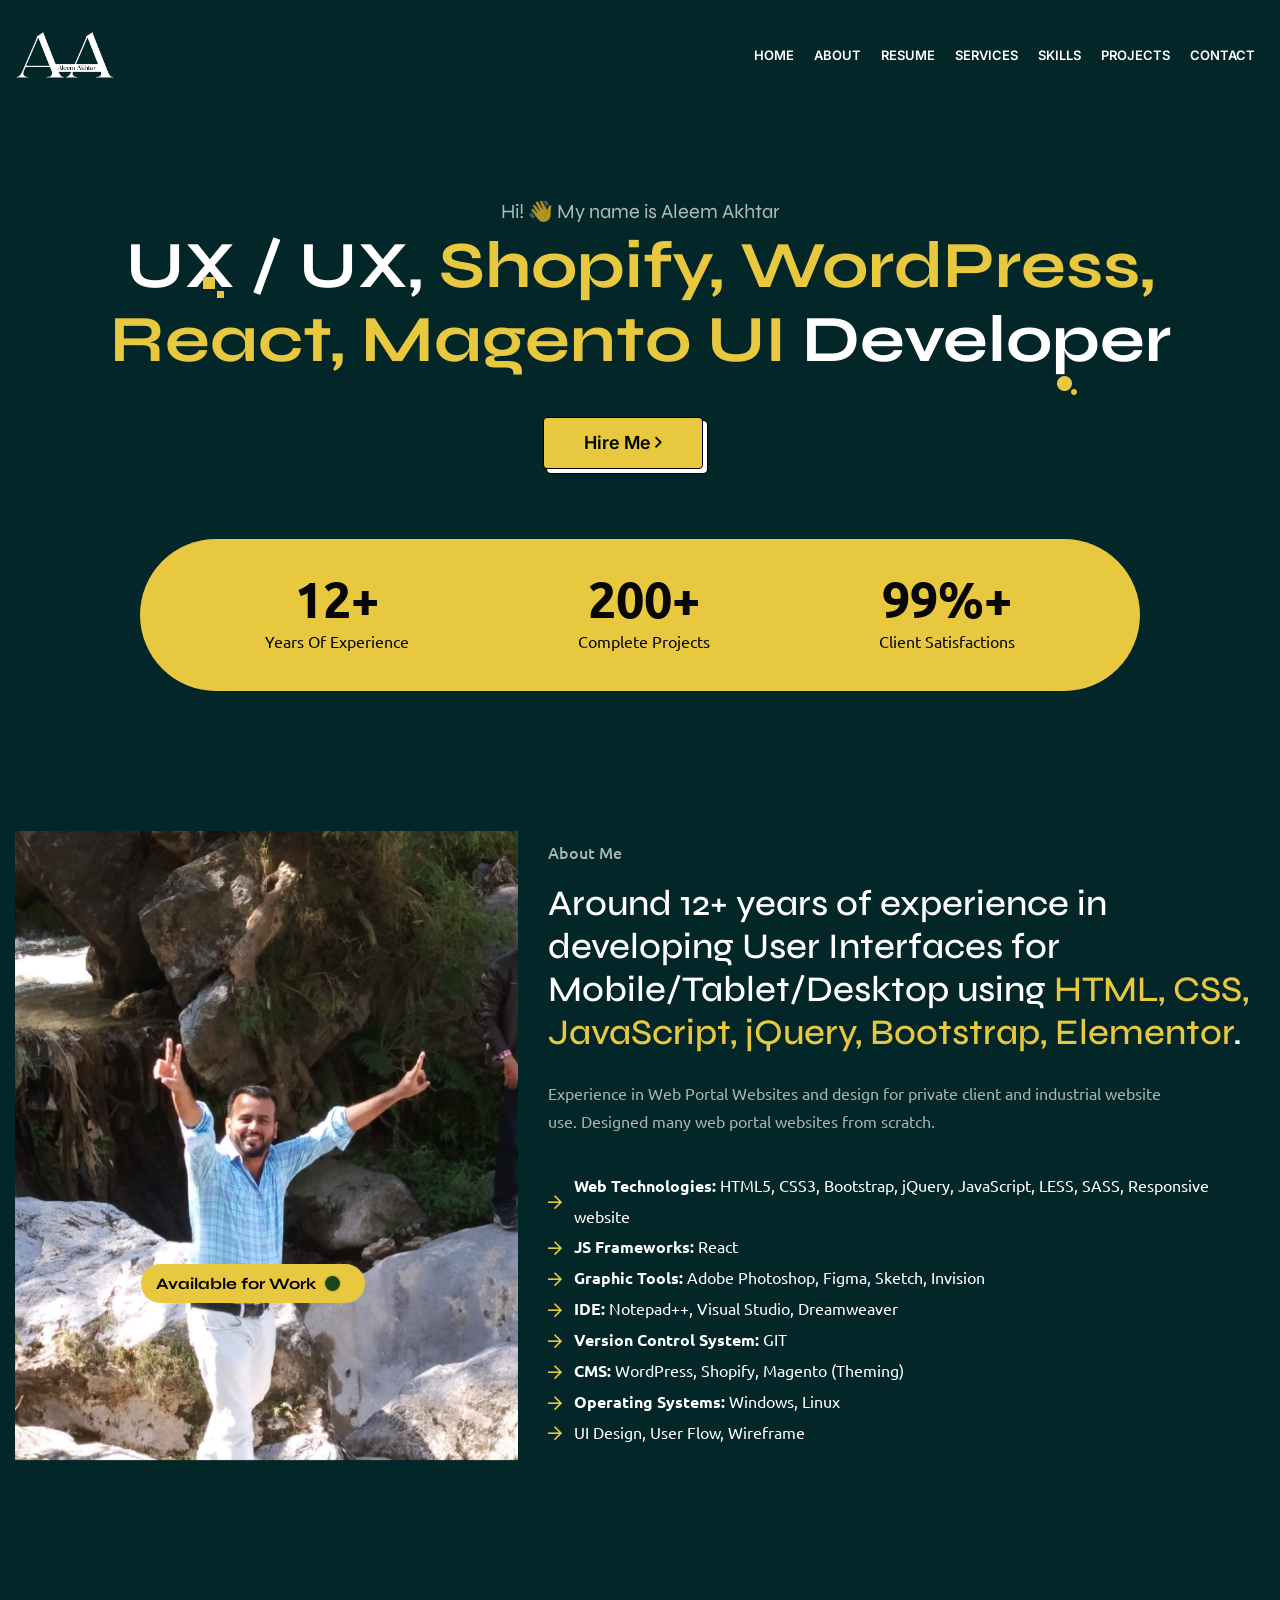
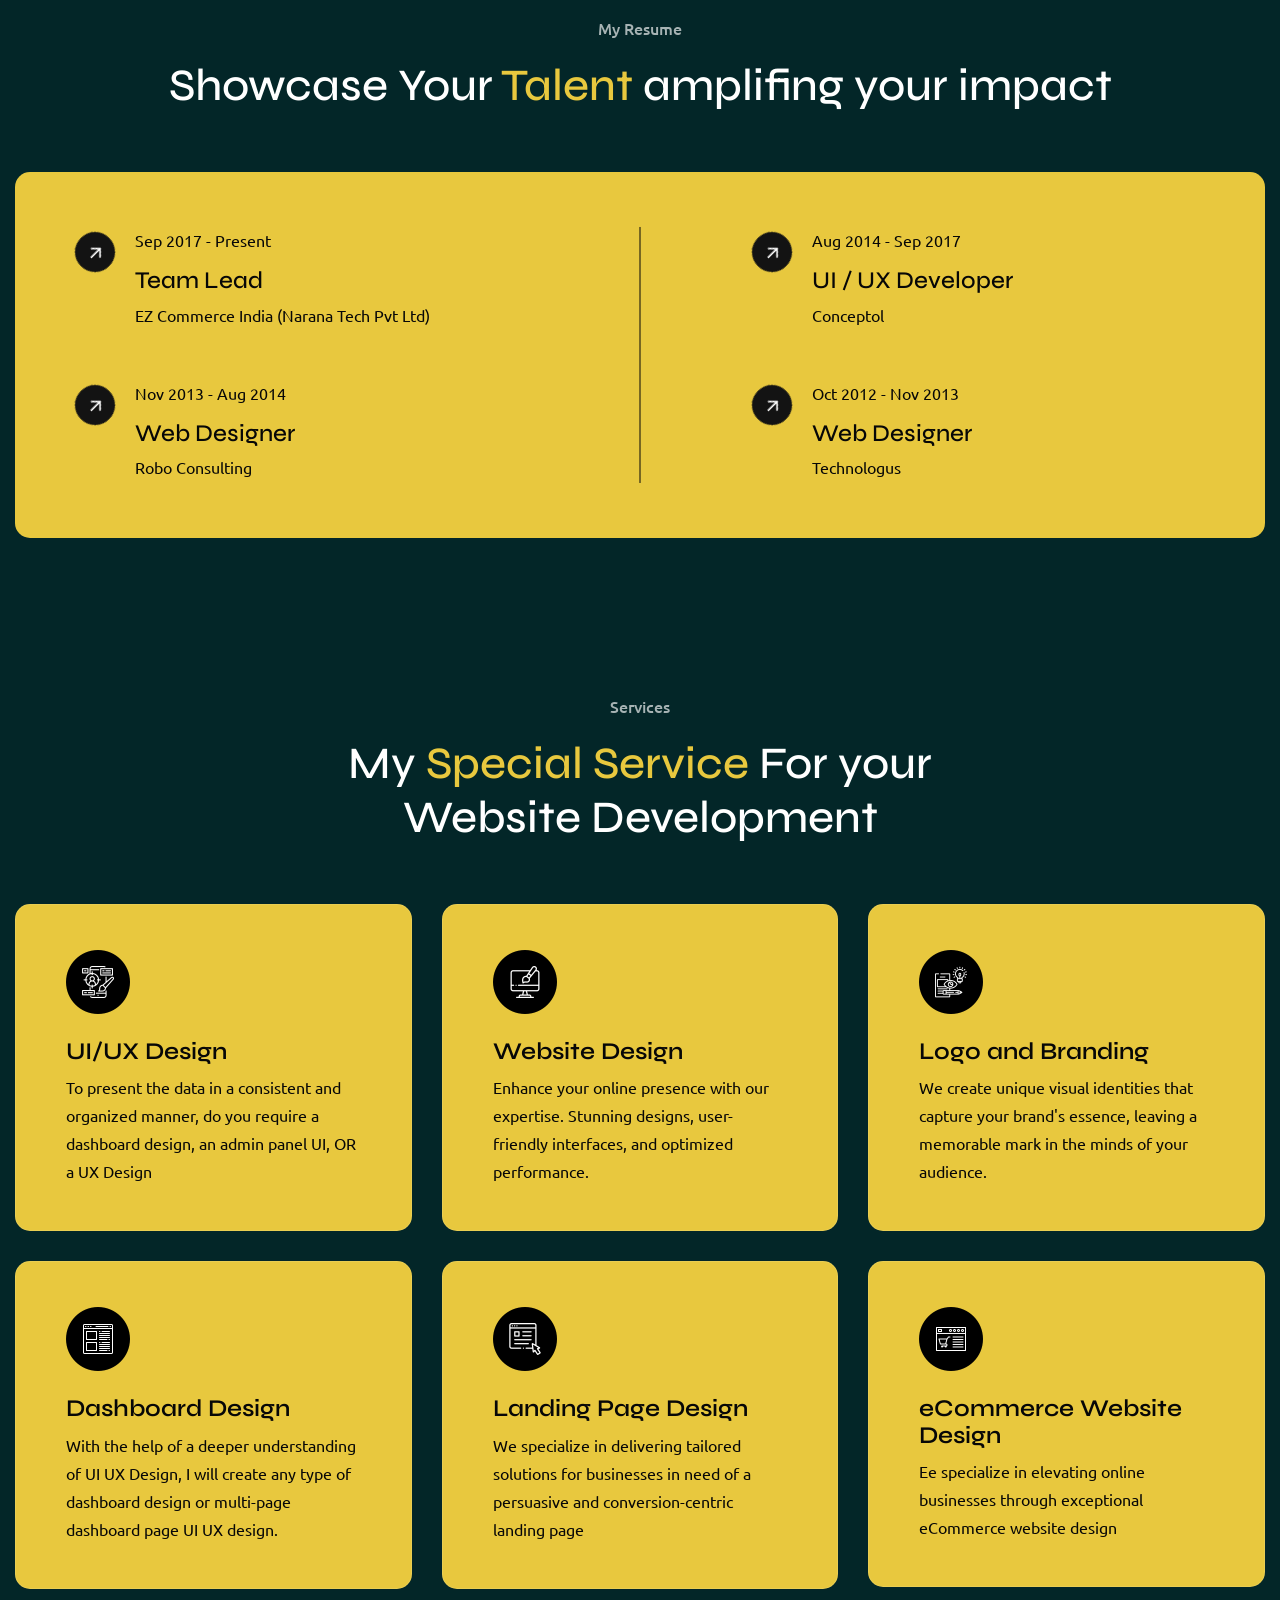
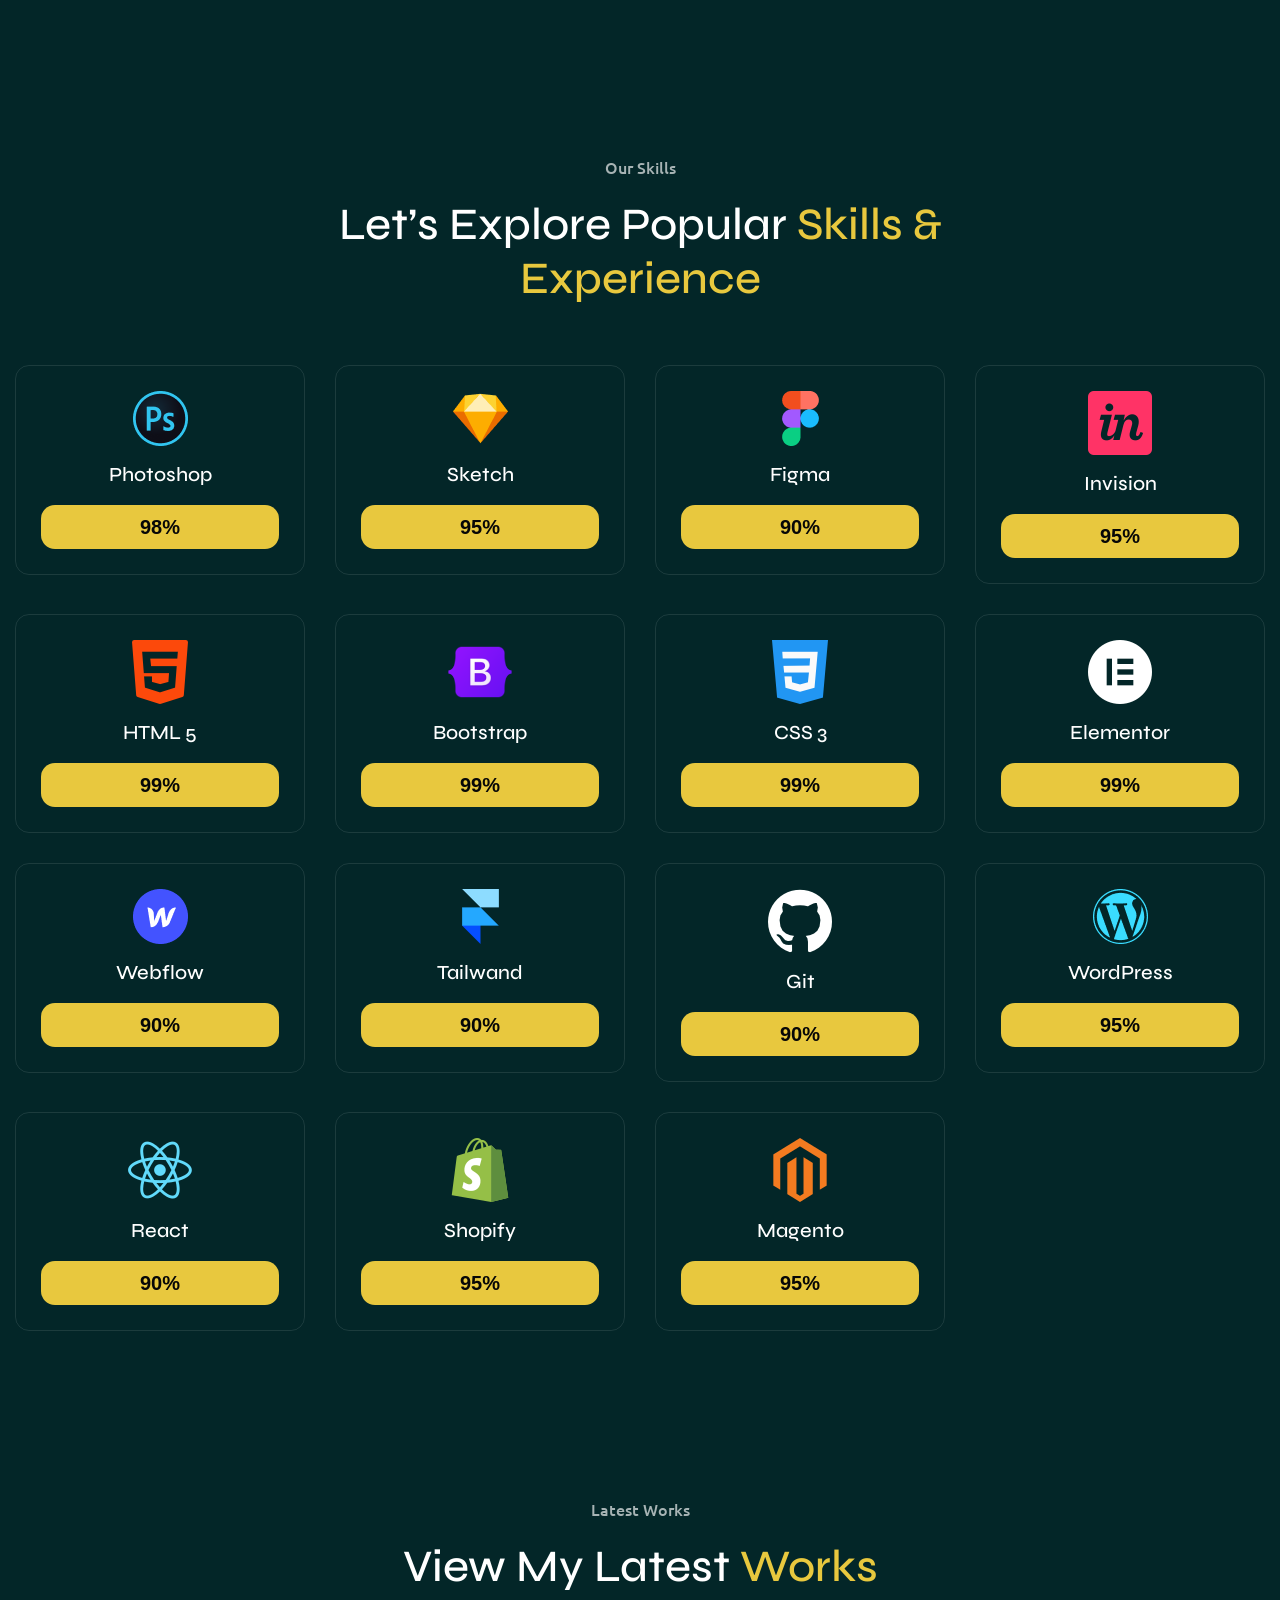
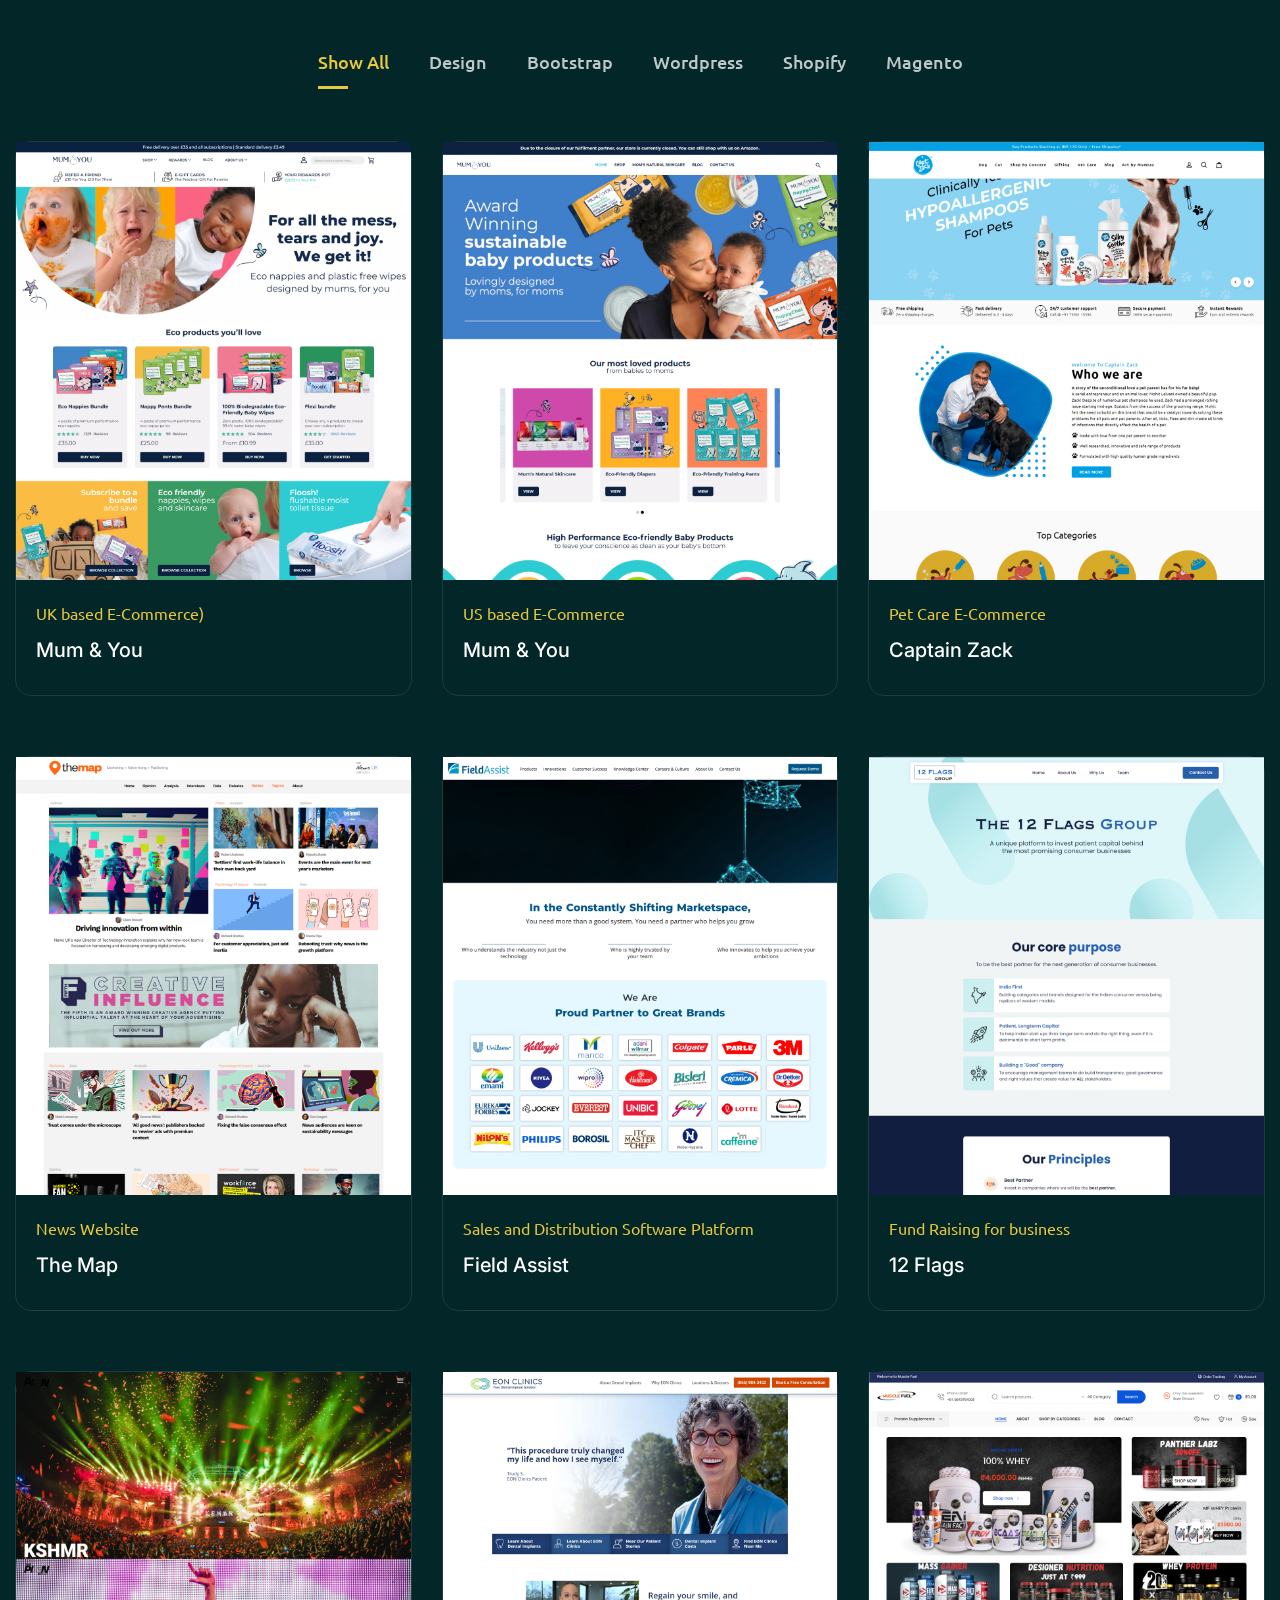
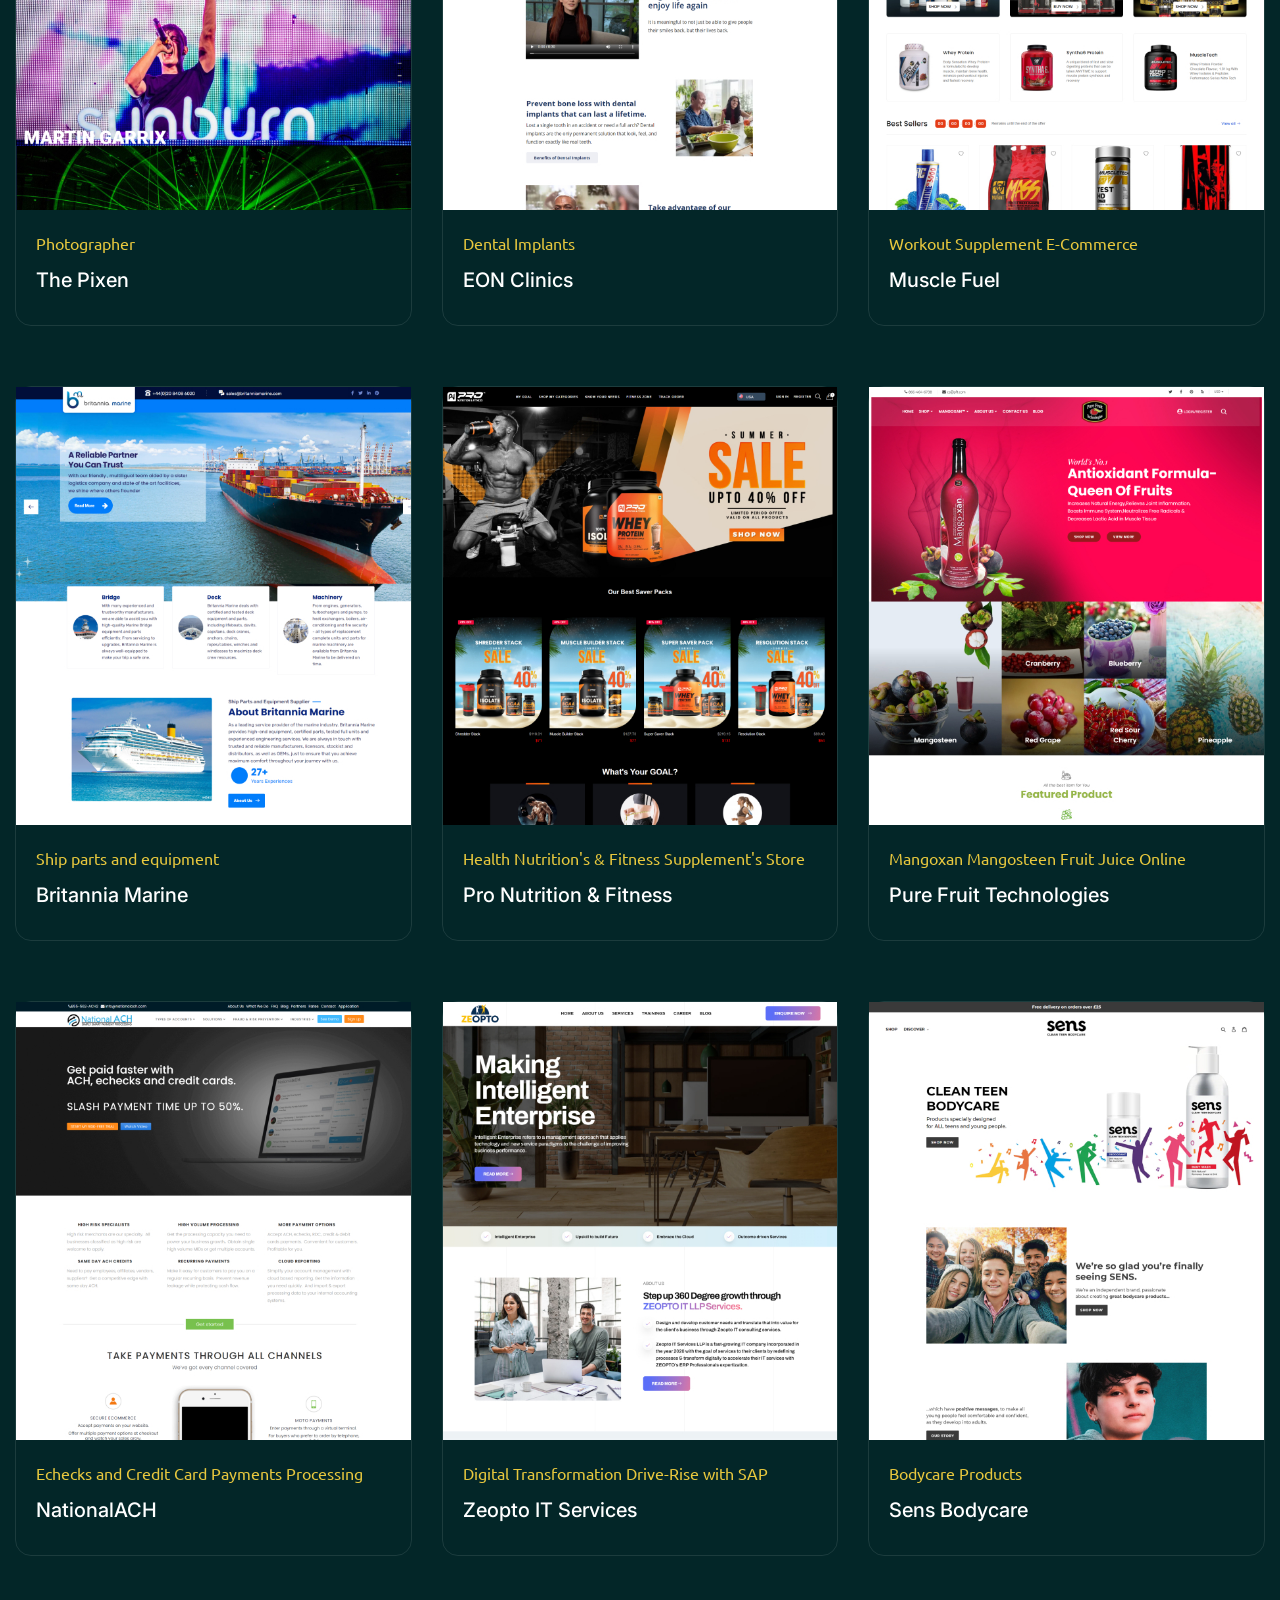
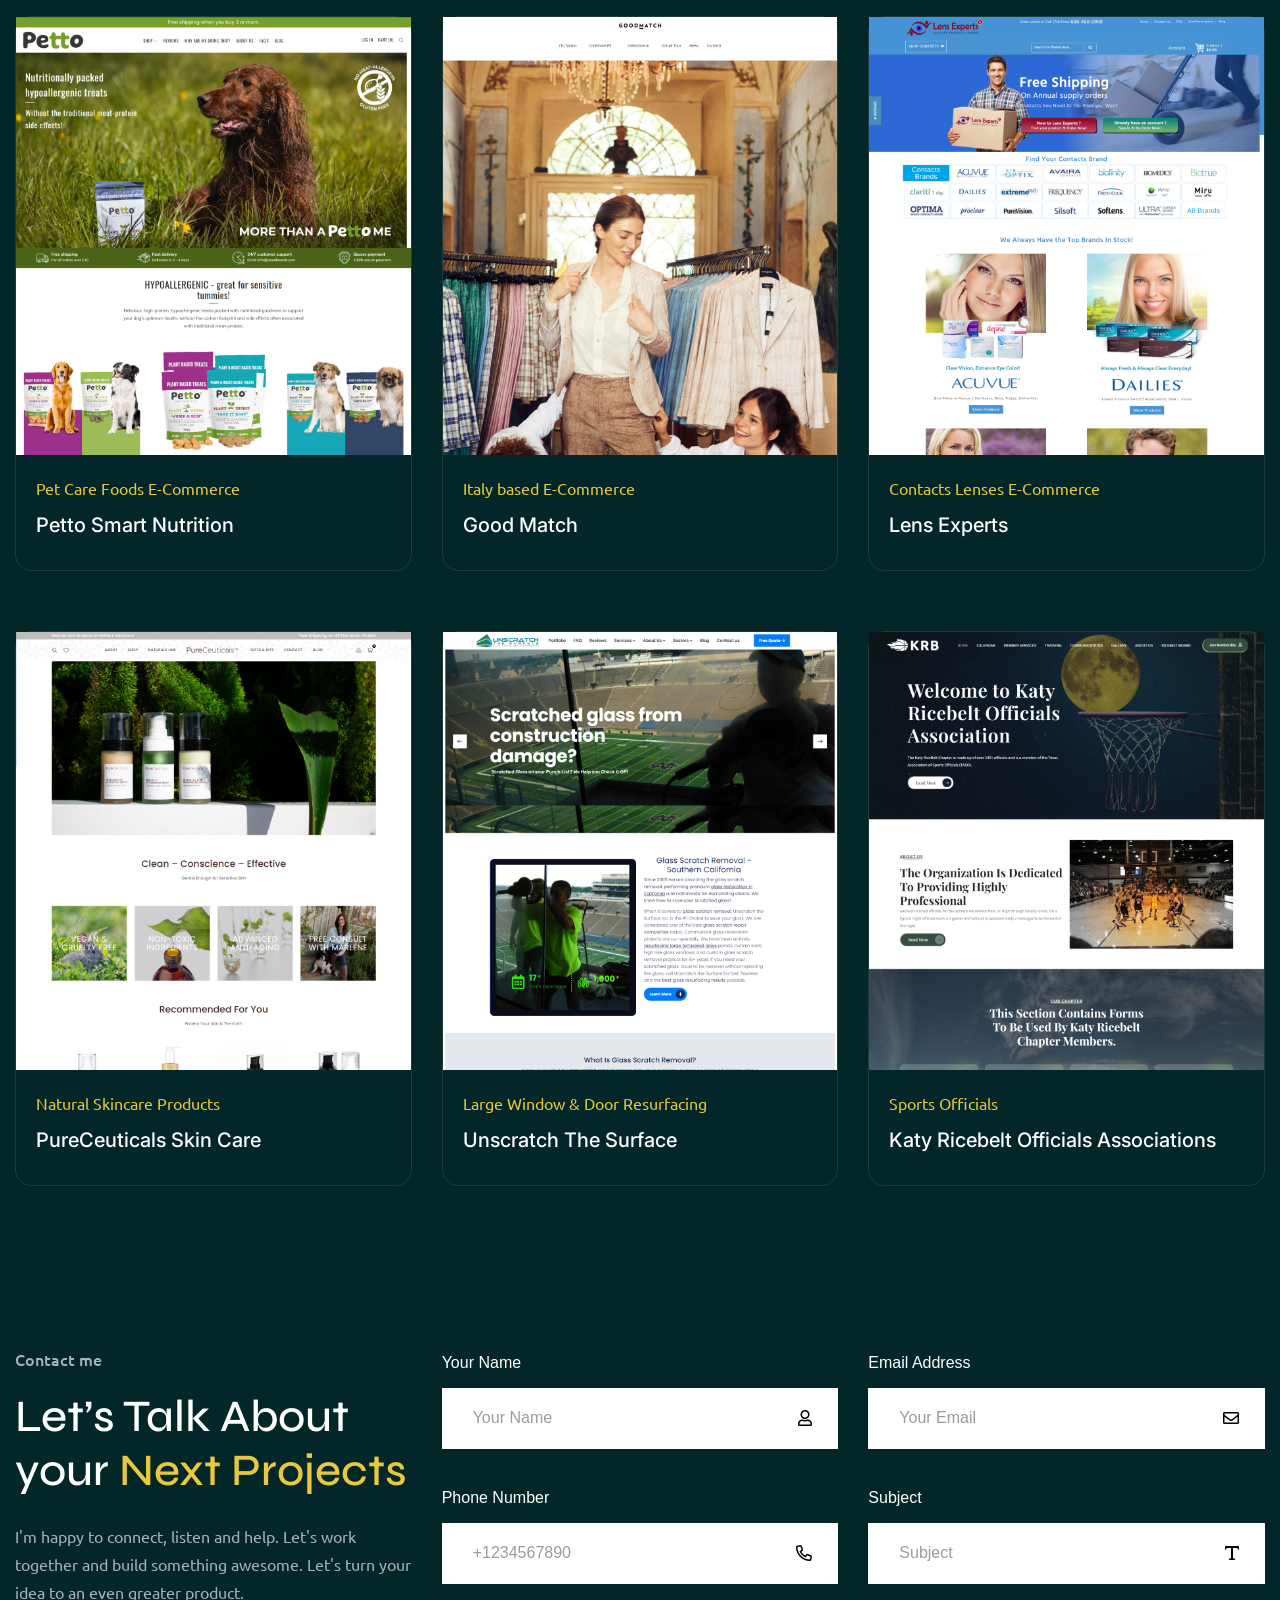
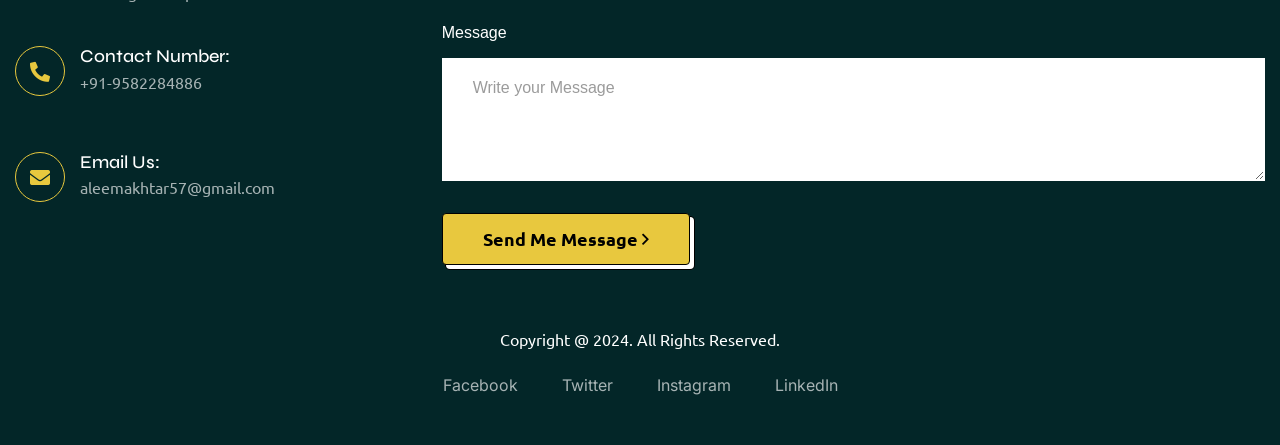
<file: index.html>
<!DOCTYPE html>
<html lang="en">
<head>
    <!-- META -->
    <meta charset="utf-8">
    <meta http-equiv="X-UA-Compatible" content="IE=edge">
    <meta name="viewport" content="width=device-width, initial-scale=1">
    <meta name="description" content="">
    <meta name="keywords" content="">
    <meta name="author" content="">
    <!-- PAGE TITLE -->
    <title>Aleem Akhtar</title>
    <!-- FAVICON ICON -->
    <link rel="shortcut icon" href="assets/images/favicon.png" type="image/x-icon" />
    <!-- ALL GOOGLE FONTS -->
    <link rel="preconnect" href="https://fonts.googleapis.com/">
    <link rel="preconnect" href="https://fonts.gstatic.com/" crossorigin>
    <link href="https://fonts.googleapis.com/css2?family=Inter:wght@300;400;600;700;900&amp;family=Syne:wght@400;500;600;700;800&amp;display=swap" rel="stylesheet">
   <link href="https://fonts.googleapis.com/css2?family=Ubuntu:wght@400;500;700&display=swap" rel="stylesheet">
	<!-- BOOTSTRAP CSS -->
    <link rel="stylesheet" href="assets/css/bootstrap.min.css" />
    <!-- FONT AWESOME CSS -->
    <link rel="stylesheet" href="assets/css/fontawesome.min.css" />
    <!-- NICE SELECT CSS -->
    <link rel="stylesheet" href="assets/css/nice-select.min.css" />
    <!-- ANIMATE CSS -->
    <link rel="stylesheet" href="assets/css/animate.min.css" />
    <!-- SLICK CSS -->
    <link rel="stylesheet" href="assets/css/slick.min.css" />
    <!-- SPACING CSS -->
    <link rel="stylesheet" href="assets/css/spacing.css" />
    <!-- MAIN STYLE CSS -->
    <link rel="stylesheet" href="assets/css/style.css" />
    <!-- RESPONSIVE CSS -->
    <link rel="stylesheet" href="assets/css/responsive.css">
    <!-- HTML5 shim and Respond.js IE8 support of HTML5 elements and media queries -->
    <!-- WARNING: Respond.js doesn't work if you view the page via file:// -->
    <!--[if lt IE 9]>
      <script src="https://oss.maxcdn.com/html5shiv/3.7.2/html5shiv.min.js"></script>
      <script src="https://oss.maxcdn.com/respond/1.4.2/respond.min.js"></script>
    <![endif]-->
</head>

<body>

    <!-- START PRELOADER AREA-->
    <div id="preloader-area">
        <div class="loader">
            <div class="bounce1"></div>
            <div class="bounce2"></div>
            <div class="bounce3"></div>
        </div>
    </div>
    <!-- END PRELOADER AREA -->
    <!-- START MENU DESIGN AREA -->
    <header class="main-header menu-absolute">
        <div class="header-upper">
            <div class="container">
                <div class="header-inner d-flex align-items-center">
                    <!-- START LOGO DESIGN AREA -->
                    <div class="logo-outer">
                        <div class="logo">
                            <a href="#"><img src="assets/images/logos/logo.png" alt="Logo" title="Logo" /></a>
                        </div>
                    </div>
                    <!-- / END LOGO DESIGN AREA -->
                    <!-- START NAV DESIGN AREA -->
                    <div class="nav-outer">
                        <!-- Main Menu -->
                        <nav class="main-menu navbar-expand-lg">
                            <div class="navbar-header">
                                <div class="mobile-logo my-15">
                                    <a href="#">
                                        <img src="assets/images/logos/logo.png" alt="Logo" title="Logo" />
                                    </a>
                                </div>
                                <!-- Toggle Button -->
                                <button type="button" class="navbar-toggle me-4" data-bs-toggle="collapse" data-bs-target=".navbar-collapse">
                                    <span class="icon-bar"></span>
                                    <span class="icon-bar"></span>
                                    <span class="icon-bar"></span>
                                </button>
                            </div>
                            <div class="navbar-collapse collapse">
                                <ul class="navigation onepage clearfix">
                                    <li><a class="nav-link-click" href="#home">Home</a></li>
                                    <li><a class="nav-link-click" href="#about">about</a></li>
                                    <li><a class="nav-link-click" href="#resume">Resume</a></li>
                                    <li><a class="nav-link-click" href="#services">services</a></li>
                                    <li><a class="nav-link-click" href="#skills">skills</a></li>
                                    <li><a class="nav-link-click" href="#portfolio">projects</a></li>
                                    <li><a class="nav-link-click" href="#contact">Contact</a></li>
                                </ul>
                            </div>
                        </nav>
                        <!-- / END NAV DESIGN AREA -->
                    </div>
                </div>
            </div>
        </div>
    </header>
    <!-- / END MENU DESIGN AREA -->
    <!-- START HEADER DESIGN AREA -->
    <section id="home" class="main-hero-area">
        <div class="container">
            <div class="row align-items-center">
                <div class="col-lg-12 col-sm-12">
                    <!-- START HERO DESIGN AREA -->
                    <div class="hero-content rmb-25 wow fadeInUp delay-0-2s text-center">
                        <h2>Hi! 👋 My name is Aleem Akhtar</h2>
                        <h1>UX / UX, <span>Shopify, WordPress, React, Magento UI</span> Developer</h1>
                        <div class="dot-shape">
                            <img src="assets/images/shape/about-dot.png" alt="Shape" />
                        </div>
                        <div class="dot-shape2">
                            <img src="assets/images/shape/dot-shape-circle.png" alt="Shape" />
                        </div>
                        <div class="hero-btns">
                            <a href="#contact" class="theme-btn">Hire Me <i class="far fa-angle-right"></i></a>
                        </div>
                    </div>
                    <!-- / END HERO DESIGN AREA -->
                    <!-- START COUNTER DESIGN AREA -->
                    <div class="hero-counter-area d-flex justify-content-around wow fadeInUp delay-0-4s">
                        <div class="counter-item counter-text-wrap">
                            <span class="count-text plus" data-speed="3000" data-stop="12">0</span>
                            <span class="counter-title">Years Of Experience</span>
                        </div>
                        <div class="counter-item counter-text-wrap">
                            <span class="count-text plus" data-speed="3000" data-stop="200">0</span>
                            <span class="counter-title">Complete Projects</span>
                        </div>
                        <div class="counter-item counter-text-wrap">
                            <span class="count-text percent" data-speed="3000" data-stop="99">0</span>
                            <span class="counter-title">Client Satisfactions</span>
                        </div>
                    </div>
                    <!-- / END COUNTER DESIGN AREA -->
                </div>
            </div>
        </div>
        </div>
    </section>
    <!-- / END HEADER DESIGN AREA -->
	
	
    <!-- START ABOUT DESIGN AREA -->
    <section id="about" class="about-area">
        <div class="container">
            <div class="row gap-100 align-items-center">
                <!-- START ABOUT IMAGE DESIGN AREA -->
                <div class="col-lg-5">
                    <div class="about-image-part wow fadeInUp delay-0-3s">
                        <img src="assets/images/about/about1.jpg" alt="About Me" />
                        <div class="about-btn btn-one wow fadeInRight delay-0-4s">
                            <h6>Available for Work</h6>
                            <div class="circle pulse color-pulse"></div>
                        </div>
                        <div class="dot-shape">
                            <img src="assets/images/shape/about-dot.png" alt="Shape" />
                        </div>
                    </div>
                </div>
                <!-- / END ABOUT IMAGE DESIGN AREA -->
                <!-- START ABOUT TEXT DESIGN AREA -->
                <div class="col-lg-7">
                    <div class="about-content-part rel z-2 rmb-55">
                        <div class="section-title mb-35 wow fadeInUp delay-0-2s">
                            <span class="sub-title mb-15">About Me</span>
                            <h2>Around 12+ years of experience in developing User Interfaces for Mobile/Tablet/Desktop using <span>HTML, CSS, JavaScript, jQuery, Bootstrap, Elementor</span>.
                            </h2>
                            <p>Experience in Web Portal Websites and design for private client and industrial website use. Designed many web portal websites from scratch.
                            </p>
							

                        </div>
                        <ul class="list-style-one one-column wow fadeInUp delay-0-2s">
                           <li><span>Web Technologies:</span> HTML5, CSS3, Bootstrap, jQuery, JavaScript, LESS, SASS, Responsive website</p>
<li><span>JS Frameworks:</span> React</p>
<li><span>Graphic Tools:</span> Adobe Photoshop, Figma, Sketch, Invision</p>
<li><span>IDE:</span> Notepad++, Visual Studio, Dreamweaver</p>
<li><span>Version Control System:</span> GIT</p>
<li><span>CMS:</span> WordPress, Shopify, Magento (Theming)</p>
<li><span>Operating Systems:</span> Windows, Linux</p>
<li>UI Design, User Flow, Wireframe</p>

                        </ul>
                    </div>
                </div>
                <!-- / END ABOUT TEXT DESIGN AREA -->
            </div>
        </div>
    </section>
    <!-- / END ABOUT DESIGN AREA -->
    <!-- START RESUME DESIGN AREA -->
    <section id="resume" class="resume-area">
        <div class="container">
            <div class="row">
                <div class="col-lg-12">
                    <div class="row">
                        <div class="col-xl-12 col-lg-12">
                            <div class="section-title mb-60 wow fadeInUp delay-0-2s text-center">
                                <span class="sub-title mb-15">My Resume</span>
                                <h2>Showcase Your <span>Talent</span> amplifing your impact </h2>
                            </div>
                        </div>
                    </div>
                    <div class="resume-items-wrap">
                        <div class="row justify-content-between">
                            <!-- START SINGLE RESUME DESIGN AREA -->
                            <div class="col-xl-5 col-md-6">
                                <div class="resume-item wow fadeInUp delay-0-3s">
                                    <div class="icon">
                                        <i class="far fa-arrow-right"></i>
                                    </div>
                                    <div class="content">
                                        <span class="years">Sep 2017 - Present</span>
                                        <h4>Team Lead</h4>
                                        <span class="company">EZ Commerce India (Narana Tech Pvt Ltd)</span>
                                    </div>
                                </div>
                            </div>
                            <!-- / END SINGLE RESUME DESIGN AREA -->
                            <!-- START SINGLE RESUME DESIGN AREA -->
                            <div class="col-xl-5 col-md-6">
                                <div class="resume-item wow fadeInUp delay-0-4s">
                                    <div class="icon">
                                        <i class="far fa-arrow-right"></i>
                                    </div>
                                    <div class="content">
                                        <span class="years">Aug 2014 - Sep 2017</span>
                                        <h4>UI / UX Developer </h4>
                                        <span class="company">Conceptol</span>
                                    </div>
                                </div>
                            </div>
                            <!-- / END SINGLE RESUME DESIGN AREA -->
                            <!-- START SINGLE RESUME DESIGN AREA -->
                            <div class="col-xl-5 col-md-6">
                                <div class="resume-item wow fadeInUp delay-0-2s">
                                    <div class="icon">
                                        <i class="far fa-arrow-right"></i>
                                    </div>
                                    <div class="content">
                                        <span class="years">Nov 2013 - Aug 2014</span>
                                        <h4>Web Designer </h4>
                                        <span class="company">Robo Consulting</span>
                                    </div>
                                </div>
                            </div>
                            <!-- / END SINGLE RESUME DESIGN AREA -->
                            <!-- START SINGLE RESUME DESIGN AREA -->
                            <div class="col-xl-5 col-md-6">
                                <div class="resume-item wow fadeInUp delay-0-4s">
                                    <div class="icon">
                                        <i class="far fa-arrow-right"></i>
                                    </div>
                                    <div class="content">
                                        <span class="years">Oct 2012 - Nov 2013</span>
                                        <h4>Web Designer </h4>
                                        <span class="company">Technologus</span>
                                    </div>
                                </div>
                            </div>
                            <!-- / END SINGLE RESUME DESIGN AREA -->
                           
                           
                        </div>
                    </div>
                </div>
            </div>
        </div>
    </section>
    <!-- / END RESUME DESIGN AREA -->
    <!-- START SERVICE DESIGN AREA -->
    <section id="services" class="services-area">
        <div class="container">
            <div class="row justify-content-center">
                <div class="col-xl-6 col-lg-8">
                    <div class="section-title text-center mb-60 wow fadeInUp delay-0-2s">
                        <span class="sub-title mb-15">Services</span>
                        <h2>
                            My <span>Special Service</span> For your Website Development
                        </h2>
                    </div>
                </div>
            </div>
            <div class="row">
                <!-- START SINGLE SERVICE DESIGN AREA -->
                <div class="col-lg-4 col-md-6">
                    <div class="service-item wow fadeInUp delay-0-2s">
                        <div class="content">
                           <img src="assets/images/skills/ui-ux.png" alt="" />
                            <h4>UI/UX Design</h4>
                            <p>To present the data in a consistent and organized manner, do you require a dashboard design, an admin panel UI, OR a UX Design</p>
                        </div>
                    </div>
                </div>
                <!-- / END SINGLE SERVICE DESIGN AREA -->
                <!-- START SINGLE SERVICE DESIGN AREA -->
                <div class="col-lg-4 col-md-6">
                    <div class="service-item wow fadeInUp delay-0-4s">
                        <div class="content">
                            <img src="assets/images/skills/Website-Design.png" alt="" />
                            <h4>Website Design</h4>
                            <p>Enhance your online presence with our expertise. Stunning designs, user-friendly interfaces, and optimized performance. </p>
                        </div>
                    </div>
                </div>
                <!-- / END SINGLE SERVICE DESIGN AREA -->
                <!-- START SINGLE SERVICE DESIGN AREA -->
                <div class="col-lg-4 col-md-6">
                    <div class="service-item wow fadeInUp delay-0-6s">
                        <div class="content">
                             <img src="assets/images/skills/Logo-Branding.png" alt="" />
                            <h4>Logo and Branding</h4>
                            <p> We create unique visual identities that capture your brand's essence, leaving a memorable mark in the minds of your audience.</p>
                        </div>
                    </div>
                </div>
                <!-- / END SINGLE SERVICE DESIGN AREA -->
				<!-- START SINGLE SERVICE DESIGN AREA -->
                <div class="col-lg-4 col-md-6">
                    <div class="service-item wow fadeInUp delay-0-2s">
                        <div class="content">
                               <img src="assets/images/skills/Dashboard-Design.png" alt="" />
                            <h4>Dashboard Design</h4>
                            <p>With the help of a deeper understanding of UI UX Design, I will create any type of dashboard design or multi-page dashboard page UI UX design.</p>
                        </div>
                    </div>
                </div>
                <!-- / END SINGLE SERVICE DESIGN AREA -->
                <!-- START SINGLE SERVICE DESIGN AREA -->
                <div class="col-lg-4 col-md-6">
                    <div class="service-item wow fadeInUp delay-0-4s">
                        <div class="content">
                             <img src="assets/images/skills/Landing-Page-Design.png" alt="" />
                            <h4>Landing Page Design</h4>
                            <p>We specialize in delivering tailored solutions for businesses in need of a persuasive and conversion-centric landing page</p>
                        </div>
                    </div>
                </div>
                <!-- / END SINGLE SERVICE DESIGN AREA -->
                <!-- START SINGLE SERVICE DESIGN AREA -->
                <div class="col-lg-4 col-md-6">
                    <div class="service-item wow fadeInUp delay-0-6s">
                        <div class="content">
                              <img src="assets/images/skills/eCommerce-Website-Design.png" alt="" />
                            <h4>eCommerce Website Design</h4>
                            <p>Ee specialize in elevating online businesses through exceptional eCommerce website design</p>
                        </div>
                    </div>
                </div>
                <!-- / END SINGLE SERVICE DESIGN AREA -->
            </div>
        </div>
    </section>
    <!-- / END SERVICE DESIGN AREA -->
    <!-- START SKILL DESIGN AREA -->
    <section id="skills" class="skill-area">
        <div class="container">
            <div class="row justify-content-center">
                <div class="col-xl-6 col-lg-8">
                    <div class="section-title text-center mb-60 wow fadeInUp delay-0-2s">
                        <span class="sub-title mb-15">Our Skills</span>
                        <h2>
                            Let’s Explore Popular <span>Skills & Experience</span>
                        </h2>
                    </div>
                </div>
            </div>
            <div class="row">
                <div class="col-lg-12">
                    <div class="skill-items-wrap">
                        <div class="row">
						 <div class="col-xl-3 col-lg-4 col-md-3 col-sm-4 col-6">
                                <div class="skill-item wow fadeInUp delay-0-4s">
                                    <img src="assets/images/skills/skill3.png" alt="Skill" />
                                    <h5>Photoshop</h5>
                                    <span class="percent">98%</span>
                                </div>
                            </div>
							  <div class="col-xl-3 col-lg-4 col-md-3 col-sm-4 col-6">
                                <div class="skill-item wow fadeInUp delay-0-5s">
                                    <img src="assets/images/skills/skill8.png" alt="Skill" />
                                    <h5>Sketch</h5>
                                    <span class="percent">95%</span>
                                </div>
                            </div>
                            <div class="col-xl-3 col-lg-4 col-md-3 col-sm-4 col-6">
                                <div class="skill-item wow fadeInUp delay-0-2s">
                                    <img src="assets/images/skills/skill1.png" alt="Skill" />
                                    <h5>Figma</h5>
                                    <span class="percent">90%</span>
                                </div>
                            </div>
                             <div class="col-xl-3 col-lg-4 col-md-3 col-sm-4 col-6">
                                <div class="skill-item wow fadeInUp delay-0-3s">
                                    <img src="assets/images/skills/invision.png" alt="Skill" />
                                    <h5>Invision</h5>
                                    <span class="percent">95%</span>
                                </div>
                            </div>
                          
                            <div class="col-xl-3 col-lg-4 col-md-3 col-sm-4 col-6">
                                <div class="skill-item wow fadeInUp delay-0-5s">
                                    <img src="assets/images/skills/html-5.png" alt="Skill" />
                                    <h5>HTML 5</h5>
                                    <span class="percent">99%</span>
                                </div>
                            </div>
							<div class="col-xl-3 col-lg-4 col-md-3 col-sm-4 col-6">
                                <div class="skill-item wow fadeInUp delay-0-5s">
                                    <img src="assets/images/skills/bootstrap.png" alt="Skill" />
                                    <h5>Bootstrap</h5>
                                    <span class="percent">99%</span>
                                </div>
                            </div>
							<div class="col-xl-3 col-lg-4 col-md-3 col-sm-4 col-6">
                                <div class="skill-item wow fadeInUp delay-0-5s">
                                    <img src="assets/images/skills/css-3.png" alt="Skill" />
                                    <h5>CSS 3</h5>
                                    <span class="percent">99%</span>
                                </div>
                            </div>
							  <div class="col-xl-3 col-lg-4 col-md-3 col-sm-4 col-6">
                                <div class="skill-item wow fadeInUp delay-0-5s">
                                    <img src="assets/images/skills/elementor.png" alt="Skill" />
                                    <h5>Elementor</h5>
                                    <span class="percent">99%</span>
                                </div>
                            </div>
							<div class="col-xl-3 col-lg-4 col-md-3 col-sm-4 col-6">
                                <div class="skill-item wow fadeInUp delay-0-5s">
                                    <img src="assets/images/skills/skill6.png" alt="Skill" />
                                    <h5>Webflow</h5>
                                    <span class="percent">90%</span>
                                </div>
                            </div>
							<div class="col-xl-3 col-lg-4 col-md-3 col-sm-4 col-6">
                                <div class="skill-item wow fadeInUp delay-0-3s">
                                    <img src="assets/images/skills/skill2.png" alt="Skill" />
                                    <h5>Tailwand</h5>
                                    <span class="percent">90%</span>
                                </div>
                            </div>
							<div class="col-xl-3 col-lg-4 col-md-3 col-sm-4 col-6">
                                <div class="skill-item wow fadeInUp delay-0-4s">
                                    <img src="assets/images/skills/github.png" alt="Skill" />
                                    <h5>Git</h5>
                                    <span class="percent">90%</span>
                                </div>
                            </div>
							<div class="col-xl-3 col-lg-4 col-md-3 col-sm-4 col-6">
                                <div class="skill-item wow fadeInUp delay-0-5s">
                                    <img src="assets/images/skills/skill4.png" alt="Skill" />
                                    <h5>WordPress</h5>
                                    <span class="percent">95%</span>
                                </div>
                            </div>
                            <div class="col-xl-3 col-lg-4 col-md-3 col-sm-4 col-6">
                                <div class="skill-item wow fadeInUp delay-0-2s">
                                    <img src="assets/images/skills/react.png" alt="Skill" />
                                    <h5>React</h5>
                                    <span class="percent">90%</span>
                                </div>
                            </div>
							
                           
                            <div class="col-xl-3 col-lg-4 col-md-3 col-sm-4 col-6">
                                <div class="skill-item wow fadeInUp delay-0-4s">
                                    <img src="assets/images/skills/shopify.png" alt="Skill" />
                                    <h5>Shopify</h5>
                                    <span class="percent">95%</span>
                                </div>
                            </div>
							<div class="col-xl-3 col-lg-4 col-md-3 col-sm-4 col-6">
                                <div class="skill-item wow fadeInUp delay-0-4s">
                                    <img src="assets/images/skills/magento.png" alt="Skill" />
                                    <h5>Magento</h5>
                                    <span class="percent">95%</span>
                                </div>
                            </div>
							
                          
                        </div>
                    </div>
                </div>
            </div>
        </div>
    </section>
    <!-- / END SKILL DESIGN AREA -->
    <!-- START PORTFOLIO DESIGN AREA -->
    <section id="portfolio" class="projects-area">
        <div class="container">
            <div class="row justify-content-center">
                <div class="col-xl-12">
                    <div class="section-title text-center mb-60 wow fadeInUp delay-0-2s">
                        <span class="sub-title mb-15">Latest Works</span>
                        <h2>View My Latest <span>Works</span></h2>
                    </div>
                </div>
            </div>
            <ul class="project-filter filter-btns-one justify-content-center pb-35 wow fadeInUp delay-0-2s">
                <li data-filter="*" class="current">Show All</li>
                <li data-filter=".design">Design</li>
                <li data-filter=".bootstrap">Bootstrap</li>
				<li data-filter=".wordpress">Wordpress</li>
                <li data-filter=".shopify">Shopify</li>
                <li data-filter=".magento">Magento</li>
            </ul>
            <div class="row project-masonry-active">
                <!-- START SINGLE PORTFOLIO DESIGN AREA -->
                <div class="col-lg-4 col-md-6 item design magento bootstrap">
                    <div class="project-item style-two wow fadeInUp delay-0-2s">
                        <div class="project-image">
                            <img src="assets/images/projects/mumandyou.jpg" alt="Project">
                            <a href="https://mumandyou.com/" target="_blank" class="details-btn"><i class="far fa-arrow-right"></i></a>
                        </div>
                        <div class="project-content">
                            <span class="sub-title">UK based E-Commerce)</span>
                            <h3><a href="#">Mum &amp; You</a></h3>
                        </div>
                    </div>
                </div> 
				<div class="col-lg-4 col-md-6 item design shopify bootstrap">
                    <div class="project-item style-two wow fadeInUp delay-0-2s">
                        <div class="project-image">
                            <img src="assets/images/projects/mumandyou-us.jpg" alt="Project">
                            <a href="https://mumandyou.us/" target="_blank" class="details-btn"><i class="far fa-arrow-right"></i></a>
                        </div>
                        <div class="project-content">
                            <span class="sub-title">US based E-Commerce</span>
                            <h3><a href="#">Mum &amp; You</a></h3>
                        </div>
                    </div>
                </div>
                <!-- START PORTFOLIO DESIGN AREA -->
                <!-- START SINGLE PORTFOLIO DESIGN AREA -->
                <div class="col-lg-4 col-md-6 item design shopify">
                    <div class="project-item style-two wow fadeInUp delay-0-4s">
                        <div class="project-image">
                            <img src="assets/images/projects/captainzack.jpg" alt="Project">
                            <a href="https://captainzack.in/" target="_blank" class="details-btn"><i class="far fa-arrow-right"></i></a>
                        </div>
                        <div class="project-content">
                            <span class="sub-title">Pet Care E-Commerce</span>
                            <h3><a href="#">Captain Zack</a></h3>
                        </div>
                    </div>
                </div>
                <!-- / END SINGLE PORTFOLIO DESIGN AREA -->
                <!-- START SINGLE PORTFOLIO DESIGN AREA -->
                <div class="col-lg-4 col-md-6 item design wordPress">
                    <div class="project-item style-two wow fadeInUp delay-0-2s">
                        <div class="project-image">
                            <img src="assets/images/projects/themap.jpg" alt="Project">
                            <a href="https://themap.news/" target="_blank" class="details-btn"><i class="far fa-arrow-right"></i></a>
                        </div>
                        <div class="project-content">
                            <span class="sub-title">News Website</span>
                            <h3><a href="#">The Map </a></h3>
                        </div>
                    </div>
                </div>
                <!-- / END SINGLE PORTFOLIO DESIGN AREA -->
                <!-- START SINGLE PORTFOLIO DESIGN AREA -->
                <div class="col-lg-4 col-md-6 item design wordPress">
                    <div class="project-item style-two wow fadeInUp delay-0-4s">
                        <div class="project-image">
                            <img src="assets/images/projects/fieldassist.jpg" alt="Project">
                            <a href="https://www.fieldassist.com/" target="_blank" class="details-btn"><i class="far fa-arrow-right"></i></a>
                        </div>
                        <div class="project-content">
                            <span class="sub-title">Sales and Distribution Software Platform </span>
                            <h3><a href="#">Field Assist </a></h3>
                        </div>
                    </div>
                </div>
                <!-- / END SINGLE PORTFOLIO DESIGN AREA -->
                <!-- START SINGLE PORTFOLIO DESIGN AREA -->
                <div class="col-lg-4 col-md-6 item design wordpress bootstrap">
                    <div class="project-item style-two wow fadeInUp delay-0-2s">
                        <div class="project-image">
                            <img src="assets/images/projects/12flags.jpg" alt="Project">
                            <a href="https://12flags.com/" target="_blank" class="details-btn"><i class="far fa-arrow-right"></i></a>
                        </div>
                        <div class="project-content">
                            <span class="sub-title">Fund Raising for business</span>
                            <h3><a href="#">12 Flags</a></h3>
                        </div>
                    </div>
                </div>
                <!-- / END SINGLE PORTFOLIO DESIGN AREA -->
               	<!-- START SINGLE PORTFOLIO DESIGN AREA -->
                <div class="col-lg-4 col-md-6 item design wordpress bootstrap">
                    <div class="project-item style-two wow fadeInUp delay-0-2s">
                        <div class="project-image">
                            <img src="assets/images/projects/thepixen.jpg" alt="Project">
                            <a href="http://thepixen.com/" target="_blank" class="details-btn"><i class="far fa-arrow-right"></i></a>
                        </div>
                        <div class="project-content">
                            <span class="sub-title">Photographer</span>
                            <h3><a href="#">The Pixen</a></h3>
                        </div>
                    </div>
                </div>
                <!-- / END SINGLE PORTFOLIO DESIGN AREA -->
				<!-- START SINGLE PORTFOLIO DESIGN AREA -->
                <div class="col-lg-4 col-md-6 item design wordpress">
                    <div class="project-item style-two wow fadeInUp delay-0-2s">
                        <div class="project-image">
                            <img src="assets/images/projects/eonclinics.jpg" alt="Project">
                            <a href="https://www.eonclinics.com/" target="_blank" class="details-btn"><i class="far fa-arrow-right"></i></a>
                        </div>
                        <div class="project-content">
                            <span class="sub-title">Dental Implants</span>
                            <h3><a href="#">EON Clinics</a></h3>
                        </div>
                    </div>
                </div>
                <!-- / END SINGLE PORTFOLIO DESIGN AREA -->
           	<!-- START SINGLE PORTFOLIO DESIGN AREA -->
                <div class="col-lg-4 col-md-6 item design wordpress">
                    <div class="project-item style-two wow fadeInUp delay-0-2s">
                        <div class="project-image">
                            <img src="assets/images/projects/musclefuel.jpg" alt="Project">
                            <a href="#" target="_blank" class="details-btn"><i class="far fa-arrow-right"></i></a>
                        </div>
                        <div class="project-content">
                            <span class="sub-title">Workout Supplement E-Commerce</span>
                            <h3><a href="#">Muscle Fuel</a></h3>
                        </div>
                    </div>
                </div>
                <!-- / END SINGLE PORTFOLIO DESIGN AREA -->
				<!-- START SINGLE PORTFOLIO DESIGN AREA -->
                <div class="col-lg-4 col-md-6 item design wordpress">
                    <div class="project-item style-two wow fadeInUp delay-0-2s">
                        <div class="project-image">
                            <img src="assets/images/projects/BritanniaMarine.jpg" alt="Project">
                            <a href="#" target="_blank" class="details-btn"><i class="far fa-arrow-right"></i></a>
                        </div>
                        <div class="project-content">
                            <span class="sub-title">Ship parts and equipment</span>
                            <h3><a href="#">Britannia Marine</a></h3>
                        </div>
                    </div>
                </div>
                <!-- / END SINGLE PORTFOLIO DESIGN AREA --> <!-- START SINGLE PORTFOLIO DESIGN AREA -->
                <div class="col-lg-4 col-md-6 item design bootstrap">
                    <div class="project-item style-two wow fadeInUp delay-0-2s">
                        <div class="project-image">
                            <img src="assets/images/projects/pnfit.jpg" alt="Project">
                            <a href="https://pnfit.com/" target="_blank" class="details-btn"><i class="far fa-arrow-right"></i></a>
                        </div>
                        <div class="project-content">
                            <span class="sub-title">Health Nutrition&#039;s &amp; Fitness Supplement&#039;s Store</span>
                            <h3><a href="#">Pro Nutrition & Fitness</a></h3>
                        </div>
                    </div>
                </div>
                <!-- / END SINGLE PORTFOLIO DESIGN AREA --> 
				<!-- START SINGLE PORTFOLIO DESIGN AREA -->
                <div class="col-lg-4 col-md-6 item design magento">
                    <div class="project-item style-two wow fadeInUp delay-0-2s">
                        <div class="project-image">
                            <img src="assets/images/projects/purefruittechnologies.jpg" alt="Project">
                            <a href="https://www.purefruittechnologies.com/" target="_blank" class="details-btn"><i class="far fa-arrow-right"></i></a>
                        </div>
                        <div class="project-content">
                            <span class="sub-title">Mangoxan Mangosteen Fruit Juice Online</span>
                            <h3><a href="#">Pure Fruit Technologies</a></h3>
                        </div>
                    </div>
                </div>
                <!-- / END SINGLE PORTFOLIO DESIGN AREA -->
				<!-- START SINGLE PORTFOLIO DESIGN AREA -->
                <div class="col-lg-4 col-md-6 item design wordpress bootstrap">
                    <div class="project-item style-two wow fadeInUp delay-0-2s">
                        <div class="project-image">
                            <img src="assets/images/projects/nationalach.jpg" alt="Project">
                            <a href="https://nationalach.com/" target="_blank" class="details-btn"><i class="far fa-arrow-right"></i></a>
                        </div>
                        <div class="project-content">
                            <span class="sub-title">Echecks and Credit Card Payments Processing</span>
                            <h3><a href="#">NationalACH</a></h3>
                        </div>
                    </div>
                </div>
                <!-- / END SINGLE PORTFOLIO DESIGN AREA -->
				
				<!-- START SINGLE PORTFOLIO DESIGN AREA -->
                <div class="col-lg-4 col-md-6 item design wordpress bootstrap">
                    <div class="project-item style-two wow fadeInUp delay-0-2s">
                        <div class="project-image">
                            <img src="assets/images/projects/zeopto.jpg" alt="Project">
                            <a href="https://www.zeopto.com/" target="_blank" class="details-btn"><i class="far fa-arrow-right"></i></a>
                        </div>
                        <div class="project-content">
                            <span class="sub-title">Digital Transformation Drive-Rise with SAP</span>
                            <h3><a href="#">Zeopto IT Services</a></h3>
                        </div>
                    </div>
                </div>
                <!-- / END SINGLE PORTFOLIO DESIGN AREA --> 
				<!-- START SINGLE PORTFOLIO DESIGN AREA -->
                <div class="col-lg-4 col-md-6 item design shopify">
                    <div class="project-item style-two wow fadeInUp delay-0-2s">
                        <div class="project-image">
                            <img src="assets/images/projects/sensbodycare.jpg" alt="Project">
                            <a href="https://sensbodycare.com/" target="_blank" class="details-btn"><i class="far fa-arrow-right"></i></a>
                        </div>
                        <div class="project-content">
                            <span class="sub-title">Bodycare Products</span>
                            <h3><a href="#">Sens Bodycare</a></h3>
                        </div>
                    </div>
                </div>
                <!-- / END SINGLE PORTFOLIO DESIGN AREA -->
				<!-- START SINGLE PORTFOLIO DESIGN AREA -->
                <div class="col-lg-4 col-md-6 item design shopify">
                    <div class="project-item style-two wow fadeInUp delay-0-2s">
                        <div class="project-image">
                            <img src="assets/images/projects/pettofoods.jpg" alt="Project">
                            <a href="https://pettofoods.com/" target="_blank" class="details-btn"><i class="far fa-arrow-right"></i></a>
                        </div>
                        <div class="project-content">
                            <span class="sub-title">Pet Care Foods E-Commerce</span>
                            <h3><a href="#">Petto Smart Nutrition</a></h3>
                        </div>
                    </div>
                </div>
                <!-- / END SINGLE PORTFOLIO DESIGN AREA -->
				<!-- START SINGLE PORTFOLIO DESIGN AREA -->
                <div class="col-lg-4 col-md-6 item design magento">
                    <div class="project-item style-two wow fadeInUp delay-0-2s">
                        <div class="project-image">
                            <img src="assets/images/projects/goodmatch.jpg" alt="Project">
                            <a href="https://www.goodmatch.it/" target="_blank" class="details-btn"><i class="far fa-arrow-right"></i></a>
                        </div>
                        <div class="project-content">
                            <span class="sub-title">Italy based E-Commerce</span>
                            <h3><a href="#">Good Match</a></h3>
                        </div>
                    </div>
                </div>
                <!-- / END SINGLE PORTFOLIO DESIGN AREA --> 
				<!-- START SINGLE PORTFOLIO DESIGN AREA -->
                <div class="col-lg-4 col-md-6 item design magento">
                    <div class="project-item style-two wow fadeInUp delay-0-2s">
                        <div class="project-image">
                            <img src="assets/images/projects/lensexperts.jpg" alt="Project">
                            <a href="https://lensexperts.com/" target="_blank" class="details-btn"><i class="far fa-arrow-right"></i></a>
                        </div>
                        <div class="project-content">
                            <span class="sub-title">Contacts Lenses E-Commerce </span>
                            <h3><a href="#">Lens Experts</a></h3>
                        </div>
                    </div>
                </div>
                <!-- / END SINGLE PORTFOLIO DESIGN AREA -->
				<!-- START SINGLE PORTFOLIO DESIGN AREA -->
                <div class="col-lg-4 col-md-6 item design wordpress">
                    <div class="project-item style-two wow fadeInUp delay-0-2s">
                        <div class="project-image">
                            <img src="assets/images/projects/pureceuticalsskincare.jpg" alt="Project">
                            <a href="https://pureceuticalsskincare.com/" target="_blank" class="details-btn"><i class="far fa-arrow-right"></i></a>
                        </div>
                        <div class="project-content">
                            <span class="sub-title">Natural Skincare Products</span>
                            <h3><a href="#">PureCeuticals Skin Care</a></h3>
                        </div>
                    </div>
                </div>
                <!-- / END SINGLE PORTFOLIO DESIGN AREA -->
				<!-- START SINGLE PORTFOLIO DESIGN AREA -->
                <div class="col-lg-4 col-md-6 item design wordpress bootstrap">
                    <div class="project-item style-two wow fadeInUp delay-0-2s">
                        <div class="project-image">
                            <img src="assets/images/projects/unscratchthesurface.jpg" alt="Project">
                            <a href="https://unscratchthesurface.com/" target="_blank" class="details-btn"><i class="far fa-arrow-right"></i></a>
                        </div>
                        <div class="project-content">
                            <span class="sub-title">Large Window &amp; Door Resurfacing</span>
                            <h3><a href="#">Unscratch The Surface</a></h3>
                        </div>
                    </div>
                </div>
                <!-- / END SINGLE PORTFOLIO DESIGN AREA --> 
				<!-- START SINGLE PORTFOLIO DESIGN AREA -->
                <div class="col-lg-4 col-md-6 item design wordpress bootstrap">
                    <div class="project-item style-two wow fadeInUp delay-0-2s">
                        <div class="project-image">
                            <img src="assets/images/projects/ricebeltofficials.jpg" alt="Project">
                            <a href="http://ricebeltofficials.com/" target="_blank" class="details-btn"><i class="far fa-arrow-right"></i></a>
                        </div>
                        <div class="project-content">
                            <span class="sub-title">Sports Officials</span>
                            <h3><a href="#">Katy Ricebelt Officials Associations</a></h3>
                        </div>
                    </div>
                </div>
                <!-- / END SINGLE PORTFOLIO DESIGN AREA -->
				
           
            </div>
        </div>
    </section>
    <!-- // END PORTFOLIO DESIGN AREA -->

    <!-- START CONTACT DESIGN AREA -->
    <section id="contact" class="contact-area">
        <div class="container">
            <div class="row">
                <div class="col-lg-4">
                    <div class="contact-content-part pt-5 rpt-0 rmb-25 wow fadeInUp delay-0-2s">
                        <div class="section-title mb-40">
                            <span class="sub-title mb-15">Contact me</span>
                            <h2>Let’s Talk About your <span>Next Projects</span></h2>
                            <p>I'm happy to connect, listen and help. Let's work together and build something awesome. Let's turn your idea to an even greater product.
                            </p>
                        </div>
                       
                        <!-- START CONTACT SINGLEDESIGN AREA -->
                        <div class="single-contact wow fadeInUp" data-wow-delay=".4s">
                            <div class="contact-icon">
                                <i class="fa fa-phone-alt"></i>
                            </div>
                            <h2>contact number:</h2>
                            <p>+91-9582284886</p>
                        </div>
                        <!-- / END CONTACT SINGLEDESIGN AREA -->
                        <!-- START CONTACT SINGLEDESIGN AREA -->
                        <div class="single-contact wow fadeInUp" data-wow-delay=".6s">
                            <div class="contact-icon">
                                <i class="fa fa-envelope"></i>
                            </div>
                            <h2>Email us:</h2>
                            <p>aleemakhtar57@gmail.com</p>
                        </div>
                        <!-- / END CONTACT SINGLEDESIGN AREA -->
                    </div>
                </div>
                <!-- START CONTACT FORM DESIGN AREA -->
                <div class="col-lg-8">
                    <div class="contact-form contact-form-area wow fadeInUp delay-0-4s">
                        <form id="contactForm" class="contactForm" name="contactForm" action="#" method="post">
						
                            <div class="row">
                                <div class="col-md-6">
                                    <div class="form-group">
                                        <label for="name">Your Name</label>
                                        <input type="text" id="name" name="name" class="form-control" value="" placeholder="Your Name" required="" data-error="Please enter your Name" />
                                        <label for="name" class="for-icon"><i class="far fa-user"></i></label>
                                        <div class="help-block with-errors"></div>
                                    </div>
                                </div>
                                <div class="col-md-6">
                                    <div class="form-group">
                                        <label for="email">Email Address</label>
                                        <input type="email" id="email" name="email" class="form-control" value="" placeholder="Your Email" required="" data-error="Please enter your Email" />
                                        <label for="email" class="for-icon"><i class="far fa-envelope"></i></label>
                                        <div class="help-block with-errors"></div>
                                    </div>
                                </div>
                                <div class="col-md-6">
                                    <div class="form-group">
                                        <label for="phone_number">Phone Number</label>
                                        <input type="text" id="phone_number" name="phone_number" class="form-control" value="" placeholder="+1234567890" required="" data-error="Please enter your Phone Number" />
                                        <label for="phone_number" class="for-icon"><i class="far fa-phone-alt"></i></label>
                                        <div class="help-block with-errors"></div>
                                    </div>
                                </div>
                                <div class="col-md-6">
                                    <div class="form-group">
                                        <label for="subject">Subject</label>
                                        <input type="text" id="subject" name="subject" class="form-control" value="" placeholder="Subject" required="" data-error="Please enter your Subject" />
                                        <label for="subject" class="for-icon"><i class="far fa-text"></i></label>
                                        <div class="help-block with-errors"></div>
                                    </div>
                                </div>
                                <div class="col-md-12">
                                    <div class="form-group">
                                        <label for="message">Message</label>
                                        <textarea name="message" id="message" class="form-control" rows="4" placeholder="Write your Message" required="" data-error="Please Write your Message"></textarea>
                                        <div class="help-block with-errors"></div>
                                    </div>
                                </div>
                                <div class="col-md-12">
                                    <div class="form-group mb-0">
                                        <button type="submit" class="theme-btn">
                                            Send Me Message <i class="far fa-angle-right"></i>
                                        </button>
                                        <div id="msgSubmit" class="hidden"></div>
                                    </div>
                                </div>
                            </div>
                        </form>
                    </div>
                </div>
                <!-- / END CONTACT FORM DESIGN AREA -->
            </div>
        </div>
    </section>
    <!-- / END CONTACT DESIGN AREA -->
    <!-- START FOOTER DESIGN AREA -->
    <footer class="main-footer">
        <div class="footer-bottom pt-50 pb-40">
            <div class="container">
                <div class="row">
                    <div class="col-lg-12 text-center">
                        <div class="copyright-text">
                            <p>
                                Copyright @ 2024. All Rights Reserved.
                            </p>
                        </div>
                        <ul class="footer-bottom-nav">
                            <li><a href="#">Facebook</a></li>
                            <li><a href="#">Twitter</a></li>
                            <li><a href="https://www.linkedin.com/in/aleemakhtar57/" target="_blank">Instagram</a></li>
                            <li><a href="#">LinkedIn</a></li>
                        </ul>
                    </div>
                </div>
            </div>
        </div>
    </footer>
    <!-- / END FOOTER DESIGN AREA -->
    <!-- START SCROOL UP DESIGN AREA -->
    <div class="progress-wrap cursor-pointer">
        <svg class="progress-circle svg-content" width="100%" height="100%" viewBox="-1 -1 102 102">
            <path d="M50,1 a49,49 0 0,1 0,98 a49,49 0 0,1 0,-98" />
        </svg>
    </div>
    <!-- / END SCROOL UP DESIGN AREA -->
    <!-- JQUERY JS -->
    <script src="assets/js/jquery-3.6.0.min.js"></script>
    <!-- BOOTSTRAP JS-->
    <script src="assets/js/bootstrap.min.js"></script>
    <!-- APPEAR JS -->
    <script src="assets/js/appear.min.js"></script>
    <!-- SLICK JS-->
    <script src="assets/js/slick.min.js"></script>
    <!-- NICE SELECT JS-->
    <script src="assets/js/jquery.nice-select.min.js"></script>
    <!-- IMAGE LOADER JS-->
    <script src="assets/js/imagesloaded.pkgd.min.js"></script>
    <!-- ISOTOPE JS-->
    <script src="assets/js/isotope.pkgd.min.js"></script>
    <!--  WOW ANIMATION JS-->
    <script src="assets/js/wow.min.js"></script>
    <!-- SCRIPT JS-->
    <script src="assets/js/script.js"></script>
</body>
</html>
</file>
<file: assets/css/spacing.css>
/*
* ----------------------------------------------------------------------------------------
Author       : Hridoy
Template Name: Liam - Creative Portfolio Showcase Template
Version      : 1.0                                          
* ----------------------------------------------------------------------------------------
*/
/*
* ----------------------------------------------------------------------------------------
*PADDING MARGIN
* ----------------------------------------------------------------------------------------
*/
.p-5 {
    padding: 5px !important;
}

.p-10 {
    padding: 10px;
}

.p-15 {
    padding: 15px;
}

.p-20 {
    padding: 20px;
}

.p-25 {
    padding: 25px;
}

.p-30 {
    padding: 30px;
}

.p-35 {
    padding: 35px;
}

.p-40 {
    padding: 40px;
}

.p-45 {
    padding: 45px;
}

.p-50 {
    padding: 50px;
}

.p-55 {
    padding: 55px;
}

.p-60 {
    padding: 60px;
}

.p-65 {
    padding: 65px;
}

.p-70 {
    padding: 70px;
}

.p-75 {
    padding: 75px;
}

.p-80 {
    padding: 80px;
}

.p-85 {
    padding: 85px;
}

.p-90 {
    padding: 90px;
}

.p-95 {
    padding: 95px;
}

.p-100 {
    padding: 100px;
}

.p-105 {
    padding: 105px;
}

.p-110 {
    padding: 110px;
}

.p-115 {
    padding: 115px;
}

.p-120 {
    padding: 120px;
}

.p-125 {
    padding: 125px;
}

.p-130 {
    padding: 130px;
}

.p-135 {
    padding: 135px;
}

.p-140 {
    padding: 140px;
}

.p-145 {
    padding: 145px;
}

.p-150 {
    padding: 150px;
}

.p-155 {
    padding: 155px;
}

.p-160 {
    padding: 160px;
}

.p-165 {
    padding: 165px;
}

.p-170 {
    padding: 170px;
}

.p-175 {
    padding: 175px;
}

.p-180 {
    padding: 180px;
}

.p-185 {
    padding: 185px;
}

.p-190 {
    padding: 190px;
}

.p-195 {
    padding: 195px;
}

.p-200 {
    padding: 200px;
}

.p-205 {
    padding: 205px;
}

.p-210 {
    padding: 210px;
}

.p-215 {
    padding: 215px;
}

.p-220 {
    padding: 220px;
}

.p-225 {
    padding: 225px;
}

.p-230 {
    padding: 230px;
}

.p-235 {
    padding: 235px;
}

.p-240 {
    padding: 240px;
}

.p-245 {
    padding: 245px;
}

.p-250 {
    padding: 250px;
}

/* Padding Top */
.pt-5,
.py-5 {
    padding-top: 5px !important;
}

.pt-10,
.py-10 {
    padding-top: 10px;
}

.pt-15,
.py-15 {
    padding-top: 15px;
}

.pt-20,
.py-20 {
    padding-top: 20px;
}

.pt-25,
.py-25 {
    padding-top: 25px;
}

.pt-30,
.py-30 {
    padding-top: 30px;
}

.pt-35,
.py-35 {
    padding-top: 35px;
}

.pt-40,
.py-40 {
    padding-top: 40px;
}

.pt-45,
.py-45 {
    padding-top: 45px;
}

.pt-50,
.py-50 {
    padding-top: 50px;
}

.pt-55,
.py-55 {
    padding-top: 55px;
}

.pt-60,
.py-60 {
    padding-top: 60px;
}

.pt-65,
.py-65 {
    padding-top: 65px;
}

.pt-70,
.py-70 {
    padding-top: 70px;
}

.pt-75,
.py-75 {
    padding-top: 75px;
}

.pt-80,
.py-80 {
    padding-top: 80px;
}

.pt-85,
.py-85 {
    padding-top: 85px;
}

.pt-90,
.py-90 {
    padding-top: 90px;
}

.pt-95,
.py-95 {
    padding-top: 95px;
}

.pt-100,
.py-100 {
    padding-top: 100px;
}

.pt-105,
.py-105 {
    padding-top: 105px;
}

.pt-110,
.py-110 {
    padding-top: 110px;
}

.pt-115,
.py-115 {
    padding-top: 115px;
}

.pt-120,
.py-120 {
    padding-top: 120px;
}

.pt-125,
.py-125 {
    padding-top: 125px;
}

.pt-130,
.py-130 {
    padding-top: 130px;
}

.pt-135,
.py-135 {
    padding-top: 135px;
}

.pt-140,
.py-140 {
    padding-top: 140px;
}

.pt-145,
.py-145 {
    padding-top: 145px;
}

.pt-150,
.py-150 {
    padding-top: 150px;
}

.pt-155,
.py-155 {
    padding-top: 155px;
}

.pt-160,
.py-160 {
    padding-top: 160px;
}

.pt-165,
.py-165 {
    padding-top: 165px;
}

.pt-170,
.py-170 {
    padding-top: 170px;
}

.pt-175,
.py-175 {
    padding-top: 175px;
}

.pt-180,
.py-180 {
    padding-top: 180px;
}

.pt-185,
.py-185 {
    padding-top: 185px;
}

.pt-190,
.py-190 {
    padding-top: 190px;
}

.pt-195,
.py-195 {
    padding-top: 195px;
}

.pt-200,
.py-200 {
    padding-top: 200px;
}

.pt-205,
.py-205 {
    padding-top: 205px;
}

.pt-210,
.py-210 {
    padding-top: 210px;
}

.pt-215,
.py-215 {
    padding-top: 215px;
}

.pt-220,
.py-220 {
    padding-top: 220px;
}

.pt-225,
.py-225 {
    padding-top: 225px;
}

.pt-230,
.py-230 {
    padding-top: 230px;
}

.pt-235,
.py-235 {
    padding-top: 235px;
}

.pt-240,
.py-240 {
    padding-top: 240px;
}

.pt-245,
.py-245 {
    padding-top: 245px;
}

.pt-250,
.py-250 {
    padding-top: 250px;
}

/* Padding Bottom */
.pb-5,
.py-5 {
    padding-bottom: 5px !important;
}

.pb-10,
.py-10 {
    padding-bottom: 10px;
}

.pb-15,
.py-15 {
    padding-bottom: 15px;
}

.pb-20,
.py-20 {
    padding-bottom: 20px;
}

.pb-25,
.py-25 {
    padding-bottom: 25px;
}

.pb-30,
.py-30 {
    padding-bottom: 30px;
}

.pb-35,
.py-35 {
    padding-bottom: 35px;
}

.pb-40,
.py-40 {
    padding-bottom: 40px;
}

.pb-45,
.py-45 {
    padding-bottom: 45px;
}

.pb-50,
.py-50 {
    padding-bottom: 50px;
}

.pb-55,
.py-55 {
    padding-bottom: 55px;
}

.pb-60,
.py-60 {
    padding-bottom: 60px;
}

.pb-65,
.py-65 {
    padding-bottom: 65px;
}

.pb-70,
.py-70 {
    padding-bottom: 70px;
}

.pb-75,
.py-75 {
    padding-bottom: 75px;
}

.pb-80,
.py-80 {
    padding-bottom: 80px;
}

.pb-85,
.py-85 {
    padding-bottom: 85px;
}

.pb-90,
.py-90 {
    padding-bottom: 90px;
}

.pb-95,
.py-95 {
    padding-bottom: 95px;
}

.pb-100,
.py-100 {
    padding-bottom: 100px;
}

.pb-105,
.py-105 {
    padding-bottom: 105px;
}

.pb-110,
.py-110 {
    padding-bottom: 110px;
}

.pb-115,
.py-115 {
    padding-bottom: 115px;
}

.pb-120,
.py-120 {
    padding-bottom: 120px;
}

.pb-125,
.py-125 {
    padding-bottom: 125px;
}

.pb-130,
.py-130 {
    padding-bottom: 130px;
}

.pb-135,
.py-135 {
    padding-bottom: 135px;
}

.pb-140,
.py-140 {
    padding-bottom: 140px;
}

.pb-145,
.py-145 {
    padding-bottom: 145px;
}

.pb-150,
.py-150 {
    padding-bottom: 150px;
}

.pb-155,
.py-155 {
    padding-bottom: 155px;
}

.pb-160,
.py-160 {
    padding-bottom: 160px;
}

.pb-165,
.py-165 {
    padding-bottom: 165px;
}

.pb-170,
.py-170 {
    padding-bottom: 170px;
}

.pb-175,
.py-175 {
    padding-bottom: 175px;
}

.pb-180,
.py-180 {
    padding-bottom: 180px;
}

.pb-185,
.py-185 {
    padding-bottom: 185px;
}

.pb-190,
.py-190 {
    padding-bottom: 190px;
}

.pb-195,
.py-195 {
    padding-bottom: 195px;
}

.pb-200,
.py-200 {
    padding-bottom: 200px;
}

.pb-205,
.py-205 {
    padding-bottom: 205px;
}

.pb-210,
.py-210 {
    padding-bottom: 210px;
}

.pb-215,
.py-215 {
    padding-bottom: 215px;
}

.pb-220,
.py-220 {
    padding-bottom: 220px;
}

.pb-225,
.py-225 {
    padding-bottom: 225px;
}

.pb-230,
.py-230 {
    padding-bottom: 230px;
}

.pb-235,
.py-235 {
    padding-bottom: 235px;
}

.pb-240,
.py-240 {
    padding-bottom: 240px;
}

.pb-245,
.py-245 {
    padding-bottom: 245px;
}

.pb-250,
.py-250 {
    padding-bottom: 250px;
}

/* Margin Around */
.m-5 {
    margin: 5px !important;
}

.m-10 {
    margin: 10px;
}

.m-15 {
    margin: 15px;
}

.m-20 {
    margin: 20px;
}

.m-25 {
    margin: 25px;
}

.m-30 {
    margin: 30px;
}

.m-35 {
    margin: 35px;
}

.m-40 {
    margin: 40px;
}

.m-45 {
    margin: 45px;
}

.m-50 {
    margin: 50px;
}

.m-55 {
    margin: 55px;
}

.m-60 {
    margin: 60px;
}

.m-65 {
    margin: 65px;
}

.m-70 {
    margin: 70px;
}

.m-75 {
    margin: 75px;
}

.m-80 {
    margin: 80px;
}

.m-85 {
    margin: 85px;
}

.m-90 {
    margin: 90px;
}

.m-95 {
    margin: 95px;
}

.m-100 {
    margin: 100px;
}

.m-105 {
    margin: 105px;
}

.m-110 {
    margin: 110px;
}

.m-115 {
    margin: 115px;
}

.m-120 {
    margin: 120px;
}

.m-125 {
    margin: 125px;
}

.m-130 {
    margin: 130px;
}

.m-135 {
    margin: 135px;
}

.m-140 {
    margin: 140px;
}

.m-145 {
    margin: 145px;
}

.m-150 {
    margin: 150px;
}

.m-155 {
    margin: 155px;
}

.m-160 {
    margin: 160px;
}

.m-165 {
    margin: 165px;
}

.m-170 {
    margin: 170px;
}

.m-175 {
    margin: 175px;
}

.m-180 {
    margin: 180px;
}

.m-185 {
    margin: 185px;
}

.m-190 {
    margin: 190px;
}

.m-195 {
    margin: 195px;
}

.m-200 {
    margin: 200px;
}

.m-205 {
    margin: 205px;
}

.m-210 {
    margin: 210px;
}

.m-215 {
    margin: 215px;
}

.m-220 {
    margin: 220px;
}

.m-225 {
    margin: 225px;
}

.m-230 {
    margin: 230px;
}

.m-235 {
    margin: 235px;
}

.m-240 {
    margin: 240px;
}

.m-245 {
    margin: 245px;
}

.m-250 {
    margin: 250px;
}

/* Margin Top */
.mt-5,
.my-5 {
    margin-top: 5px !important;
}

.mt-10,
.my-10 {
    margin-top: 10px;
}

.mt-15,
.my-15 {
    margin-top: 15px;
}

.mt-20,
.my-20 {
    margin-top: 20px;
}

.mt-25,
.my-25 {
    margin-top: 25px;
}

.mt-30,
.my-30 {
    margin-top: 30px;
}

.mt-35,
.my-35 {
    margin-top: 35px;
}

.mt-40,
.my-40 {
    margin-top: 40px;
}

.mt-45,
.my-45 {
    margin-top: 45px;
}

.mt-50,
.my-50 {
    margin-top: 50px;
}

.mt-55,
.my-55 {
    margin-top: 55px;
}

.mt-60,
.my-60 {
    margin-top: 60px;
}

.mt-65,
.my-65 {
    margin-top: 65px;
}

.mt-70,
.my-70 {
    margin-top: 70px;
}

.mt-75,
.my-75 {
    margin-top: 75px;
}

.mt-80,
.my-80 {
    margin-top: 80px;
}

.mt-85,
.my-85 {
    margin-top: 85px;
}

.mt-90,
.my-90 {
    margin-top: 90px;
}

.mt-95,
.my-95 {
    margin-top: 95px;
}

.mt-100,
.my-100 {
    margin-top: 100px;
}

.mt-105,
.my-105 {
    margin-top: 105px;
}

.mt-110,
.my-110 {
    margin-top: 110px;
}

.mt-115,
.my-115 {
    margin-top: 115px;
}

.mt-120,
.my-120 {
    margin-top: 120px;
}

.mt-125,
.my-125 {
    margin-top: 125px;
}

.mt-130,
.my-130 {
    margin-top: 130px;
}

.mt-135,
.my-135 {
    margin-top: 135px;
}

.mt-140,
.my-140 {
    margin-top: 140px;
}

.mt-145,
.my-145 {
    margin-top: 145px;
}

.mt-150,
.my-150 {
    margin-top: 150px;
}

.mt-155,
.my-155 {
    margin-top: 155px;
}

.mt-160,
.my-160 {
    margin-top: 160px;
}

.mt-165,
.my-165 {
    margin-top: 165px;
}

.mt-170,
.my-170 {
    margin-top: 170px;
}

.mt-175,
.my-175 {
    margin-top: 175px;
}

.mt-180,
.my-180 {
    margin-top: 180px;
}

.mt-185,
.my-185 {
    margin-top: 185px;
}

.mt-190,
.my-190 {
    margin-top: 190px;
}

.mt-195,
.my-195 {
    margin-top: 195px;
}

.mt-200,
.my-200 {
    margin-top: 200px;
}

.mt-205,
.my-205 {
    margin-top: 205px;
}

.mt-210,
.my-210 {
    margin-top: 210px;
}

.mt-215,
.my-215 {
    margin-top: 215px;
}

.mt-220,
.my-220 {
    margin-top: 220px;
}

.mt-225,
.my-225 {
    margin-top: 225px;
}

.mt-230,
.my-230 {
    margin-top: 230px;
}

.mt-235,
.my-235 {
    margin-top: 235px;
}

.mt-240,
.my-240 {
    margin-top: 240px;
}

.mt-245,
.my-245 {
    margin-top: 245px;
}

.mt-250,
.my-250 {
    margin-top: 250px;
}

/* Margin Bottom */
.mb-5,
.my-5 {
    margin-bottom: 5px !important;
}

.mb-10,
.my-10 {
    margin-bottom: 10px;
}

.mb-15,
.my-15 {
    margin-bottom: 15px;
}

.mb-20,
.my-20 {
    margin-bottom: 20px;
}

.mb-25,
.my-25 {
    margin-bottom: 25px;
}

.mb-30,
.my-30 {
    margin-bottom: 30px;
}

.mb-35,
.my-35 {
    margin-bottom: 35px;
}

.mb-40,
.my-40 {
    margin-bottom: 40px;
}

.mb-45,
.my-45 {
    margin-bottom: 45px;
}

.mb-50,
.my-50 {
    margin-bottom: 50px;
}

.mb-55,
.my-55 {
    margin-bottom: 55px;
}

.mb-60,
.my-60 {
    margin-bottom: 60px;
}

.mb-65,
.my-65 {
    margin-bottom: 65px;
}

.mb-70,
.my-70 {
    margin-bottom: 70px;
}

.mb-75,
.my-75 {
    margin-bottom: 75px;
}

.mb-80,
.my-80 {
    margin-bottom: 80px;
}

.mb-85,
.my-85 {
    margin-bottom: 85px;
}

.mb-90,
.my-90 {
    margin-bottom: 90px;
}

.mb-95,
.my-95 {
    margin-bottom: 95px;
}

.mb-100,
.my-100 {
    margin-bottom: 100px;
}

.mb-105,
.my-105 {
    margin-bottom: 105px;
}

.mb-110,
.my-110 {
    margin-bottom: 110px;
}

.mb-115,
.my-115 {
    margin-bottom: 115px;
}

.mb-120,
.my-120 {
    margin-bottom: 120px;
}

.mb-125,
.my-125 {
    margin-bottom: 125px;
}

.mb-130,
.my-130 {
    margin-bottom: 130px;
}

.mb-135,
.my-135 {
    margin-bottom: 135px;
}

.mb-140,
.my-140 {
    margin-bottom: 140px;
}

.mb-145,
.my-145 {
    margin-bottom: 145px;
}

.mb-150,
.my-150 {
    margin-bottom: 150px;
}

.mb-155,
.my-155 {
    margin-bottom: 155px;
}

.mb-160,
.my-160 {
    margin-bottom: 160px;
}

.mb-165,
.my-165 {
    margin-bottom: 165px;
}

.mb-170,
.my-170 {
    margin-bottom: 170px;
}

.mb-175,
.my-175 {
    margin-bottom: 175px;
}

.mb-180,
.my-180 {
    margin-bottom: 180px;
}

.mb-185,
.my-185 {
    margin-bottom: 185px;
}

.mb-190,
.my-190 {
    margin-bottom: 190px;
}

.mb-195,
.my-195 {
    margin-bottom: 195px;
}

.mb-200,
.my-200 {
    margin-bottom: 200px;
}

.mb-205,
.my-205 {
    margin-bottom: 205px;
}

.mb-210,
.my-210 {
    margin-bottom: 210px;
}

.mb-215,
.my-215 {
    margin-bottom: 215px;
}

.mb-220,
.my-220 {
    margin-bottom: 220px;
}

.mb-225,
.my-225 {
    margin-bottom: 225px;
}

.mb-230,
.my-230 {
    margin-bottom: 230px;
}

.mb-235,
.my-235 {
    margin-bottom: 235px;
}

.mb-240,
.my-240 {
    margin-bottom: 240px;
}

.mb-245,
.my-245 {
    margin-bottom: 245px;
}

.mb-250,
.my-250 {
    margin-bottom: 250px;
}

/* Responsive Padding Margin */
@media only screen and (max-width: 991px) {

    /* Padding Around */
    .rp-0 {
        padding: 0px !important;
    }

    .rp-5 {
        padding: 5px !important;
    }

    .rp-10 {
        padding: 10px;
    }

    .rp-15 {
        padding: 15px;
    }

    .rp-20 {
        padding: 20px;
    }

    .rp-25 {
        padding: 25px;
    }

    .rp-30 {
        padding: 30px;
    }

    .rp-35 {
        padding: 35px;
    }

    .rp-40 {
        padding: 40px;
    }

    .rp-45 {
        padding: 45px;
    }

    .rp-50 {
        padding: 50px;
    }

    .rp-55 {
        padding: 55px;
    }

    .rp-60 {
        padding: 60px;
    }

    .rp-65 {
        padding: 65px;
    }

    .rp-70 {
        padding: 70px;
    }

    .rp-75 {
        padding: 75px;
    }

    .rp-80 {
        padding: 80px;
    }

    .rp-85 {
        padding: 85px;
    }

    .rp-90 {
        padding: 90px;
    }

    .rp-95 {
        padding: 95px;
    }

    .rp-100 {
        padding: 100px;
    }

    .rp-105 {
        padding: 105px;
    }

    .rp-110 {
        padding: 110px;
    }

    .rp-115 {
        padding: 115px;
    }

    .rp-120 {
        padding: 120px;
    }

    .rp-125 {
        padding: 125px;
    }

    .rp-130 {
        padding: 130px;
    }

    .rp-135 {
        padding: 135px;
    }

    .rp-140 {
        padding: 140px;
    }

    .rp-145 {
        padding: 145px;
    }

    .rp-150 {
        padding: 150px;
    }

    /* Padding Top */
    .rpt-0,
    .rpy-0 {
        padding-top: 0px !important;
    }

    .rpt-5,
    .rpy-5 {
        padding-top: 5px !important;
    }

    .rpt-10,
    .rpy-10 {
        padding-top: 10px;
    }

    .rpt-15,
    .rpy-15 {
        padding-top: 15px;
    }

    .rpt-20,
    .rpy-20 {
        padding-top: 20px;
    }

    .rpt-25,
    .rpy-25 {
        padding-top: 25px;
    }

    .rpt-30,
    .rpy-30 {
        padding-top: 30px;
    }

    .rpt-35,
    .rpy-35 {
        padding-top: 35px;
    }

    .rpt-40,
    .rpy-40 {
        padding-top: 40px;
    }

    .rpt-45,
    .rpy-45 {
        padding-top: 45px;
    }

    .rpt-50,
    .rpy-50 {
        padding-top: 50px;
    }

    .rpt-55,
    .rpy-55 {
        padding-top: 55px;
    }

    .rpt-60,
    .rpy-60 {
        padding-top: 60px;
    }

    .rpt-65,
    .rpy-65 {
        padding-top: 65px;
    }

    .rpt-70,
    .rpy-70 {
        padding-top: 70px;
    }

    .rpt-75,
    .rpy-75 {
        padding-top: 75px;
    }

    .rpt-80,
    .rpy-80 {
        padding-top: 80px;
    }

    .rpt-85,
    .rpy-85 {
        padding-top: 85px;
    }

    .rpt-90,
    .rpy-90 {
        padding-top: 90px;
    }

    .rpt-95,
    .rpy-95 {
        padding-top: 95px;
    }

    .rpt-100,
    .rpy-100 {
        padding-top: 100px;
    }

    .rpt-105,
    .rpy-105 {
        padding-top: 105px;
    }

    .rpt-110,
    .rpy-110 {
        padding-top: 110px;
    }

    .rpt-115,
    .rpy-115 {
        padding-top: 115px;
    }

    .rpt-120,
    .rpy-120 {
        padding-top: 120px;
    }

    .rpt-125,
    .rpy-125 {
        padding-top: 125px;
    }

    .rpt-130,
    .rpy-130 {
        padding-top: 130px;
    }

    .rpt-135,
    .rpy-135 {
        padding-top: 135px;
    }

    .rpt-140,
    .rpy-140 {
        padding-top: 140px;
    }

    .rpt-145,
    .rpy-145 {
        padding-top: 145px;
    }

    .rpt-150,
    .rpy-150 {
        padding-top: 150px;
    }

    /* Padding Bottom */
    .rpb-0,
    .rpy-0 {
        padding-bottom: 0px !important;
    }

    .rpb-5,
    .rpy-5 {
        padding-bottom: 5px !important;
    }

    .rpb-10,
    .rpy-10 {
        padding-bottom: 10px;
    }

    .rpb-15,
    .rpy-15 {
        padding-bottom: 15px;
    }

    .rpb-20,
    .rpy-20 {
        padding-bottom: 20px;
    }

    .rpb-25,
    .rpy-25 {
        padding-bottom: 25px;
    }

    .rpb-30,
    .rpy-30 {
        padding-bottom: 30px;
    }

    .rpb-35,
    .rpy-35 {
        padding-bottom: 35px;
    }

    .rpb-40,
    .rpy-40 {
        padding-bottom: 40px;
    }

    .rpb-45,
    .rpy-45 {
        padding-bottom: 45px;
    }

    .rpb-50,
    .rpy-50 {
        padding-bottom: 50px;
    }

    .rpb-55,
    .rpy-55 {
        padding-bottom: 55px;
    }

    .rpb-60,
    .rpy-60 {
        padding-bottom: 60px;
    }

    .rpb-65,
    .rpy-65 {
        padding-bottom: 65px;
    }

    .rpb-70,
    .rpy-70 {
        padding-bottom: 70px;
    }

    .rpb-75,
    .rpy-75 {
        padding-bottom: 75px;
    }

    .rpb-80,
    .rpy-80 {
        padding-bottom: 80px;
    }

    .rpb-85,
    .rpy-85 {
        padding-bottom: 85px;
    }

    .rpb-90,
    .rpy-90 {
        padding-bottom: 90px;
    }

    .rpb-95,
    .rpy-95 {
        padding-bottom: 95px;
    }

    .rpb-100,
    .rpy-100 {
        padding-bottom: 100px;
    }

    .rpb-105,
    .rpy-105 {
        padding-bottom: 105px;
    }

    .rpb-110,
    .rpy-110 {
        padding-bottom: 110px;
    }

    .rpb-115,
    .rpy-115 {
        padding-bottom: 115px;
    }

    .rpb-120,
    .rpy-120 {
        padding-bottom: 120px;
    }

    .rpb-125,
    .rpy-125 {
        padding-bottom: 125px;
    }

    .rpb-130,
    .rpy-130 {
        padding-bottom: 130px;
    }

    .rpb-135,
    .rpy-135 {
        padding-bottom: 135px;
    }

    .rpb-140,
    .rpy-140 {
        padding-bottom: 140px;
    }

    .rpb-145,
    .rpy-145 {
        padding-bottom: 145px;
    }

    .rpb-150,
    .rpy-150 {
        padding-bottom: 150px;
    }

    /* Margin Around */
    .rm-0 {
        margin: 0px !important;
    }

    .rm-5 {
        margin: 5px !important;
    }

    .rm-10 {
        margin: 10px;
    }

    .rm-15 {
        margin: 15px;
    }

    .rm-20 {
        margin: 20px;
    }

    .rm-25 {
        margin: 25px;
    }

    .rm-30 {
        margin: 30px;
    }

    .rm-35 {
        margin: 35px;
    }

    .rm-40 {
        margin: 40px;
    }

    .rm-45 {
        margin: 45px;
    }

    .rm-50 {
        margin: 50px;
    }

    .rm-55 {
        margin: 55px;
    }

    .rm-60 {
        margin: 60px;
    }

    .rm-65 {
        margin: 65px;
    }

    .rm-70 {
        margin: 70px;
    }

    .rm-75 {
        margin: 75px;
    }

    .rm-80 {
        margin: 80px;
    }

    .rm-85 {
        margin: 85px;
    }

    .rm-90 {
        margin: 90px;
    }

    .rm-95 {
        margin: 95px;
    }

    .rm-100 {
        margin: 100px;
    }

    .rm-105 {
        margin: 105px;
    }

    .rm-110 {
        margin: 110px;
    }

    .rm-115 {
        margin: 115px;
    }

    .rm-120 {
        margin: 120px;
    }

    .rm-125 {
        margin: 125px;
    }

    .rm-130 {
        margin: 130px;
    }

    .rm-135 {
        margin: 135px;
    }

    .rm-140 {
        margin: 140px;
    }

    .rm-145 {
        margin: 145px;
    }

    .rm-150 {
        margin: 150px;
    }

    /* Margin Top */
    .rmt-0,
    .rmy-0 {
        margin-top: 0px !important;
    }

    .rmt-5,
    .rmy-5 {
        margin-top: 5px !important;
    }

    .rmt-10,
    .rmy-10 {
        margin-top: 10px;
    }

    .rmt-15,
    .rmy-15 {
        margin-top: 15px;
    }

    .rmt-20,
    .rmy-20 {
        margin-top: 20px;
    }

    .rmt-25,
    .rmy-25 {
        margin-top: 25px;
    }

    .rmt-30,
    .rmy-30 {
        margin-top: 30px;
    }

    .rmt-35,
    .rmy-35 {
        margin-top: 35px;
    }

    .rmt-40,
    .rmy-40 {
        margin-top: 40px;
    }

    .rmt-45,
    .rmy-45 {
        margin-top: 45px;
    }

    .rmt-50,
    .rmy-50 {
        margin-top: 50px;
    }

    .rmt-55,
    .rmy-55 {
        margin-top: 55px;
    }

    .rmt-60,
    .rmy-60 {
        margin-top: 60px;
    }

    .rmt-65,
    .rmy-65 {
        margin-top: 65px;
    }

    .rmt-70,
    .rmy-70 {
        margin-top: 70px;
    }

    .rmt-75,
    .rmy-75 {
        margin-top: 75px;
    }

    .rmt-80,
    .rmy-80 {
        margin-top: 80px;
    }

    .rmt-85,
    .rmy-85 {
        margin-top: 85px;
    }

    .rmt-90,
    .rmy-90 {
        margin-top: 90px;
    }

    .rmt-95,
    .rmy-95 {
        margin-top: 95px;
    }

    .rmt-100,
    .rmy-100 {
        margin-top: 100px;
    }

    .rmt-105,
    .rmy-105 {
        margin-top: 105px;
    }

    .rmt-110,
    .rmy-110 {
        margin-top: 110px;
    }

    .rmt-115,
    .rmy-115 {
        margin-top: 115px;
    }

    .rmt-120,
    .rmy-120 {
        margin-top: 120px;
    }

    .rmt-125,
    .rmy-125 {
        margin-top: 125px;
    }

    .rmt-130,
    .rmy-130 {
        margin-top: 130px;
    }

    .rmt-135,
    .rmy-135 {
        margin-top: 135px;
    }

    .rmt-140,
    .rmy-140 {
        margin-top: 140px;
    }

    .rmt-145,
    .rmy-145 {
        margin-top: 145px;
    }

    .rmt-150,
    .rmy-150 {
        margin-top: 150px;
    }

    /* Margin Bottom */
    .rmb-0,
    .rmy-0 {
        margin-bottom: 0px !important;
    }

    .rmb-5,
    .rmy-5 {
        margin-bottom: 5px !important;
    }

    .rmb-10,
    .rmy-10 {
        margin-bottom: 10px;
    }

    .rmb-15,
    .rmy-15 {
        margin-bottom: 15px;
    }

    .rmb-20,
    .rmy-20 {
        margin-bottom: 20px;
    }

    .rmb-25,
    .rmy-25 {
        margin-bottom: 25px;
    }

    .rmb-30,
    .rmy-30 {
        margin-bottom: 30px;
    }

    .rmb-35,
    .rmy-35 {
        margin-bottom: 35px;
    }

    .rmb-40,
    .rmy-40 {
        margin-bottom: 40px;
    }

    .rmb-45,
    .rmy-45 {
        margin-bottom: 45px;
    }

    .rmb-50,
    .rmy-50 {
        margin-bottom: 50px;
    }

    .rmb-55,
    .rmy-55 {
        margin-bottom: 55px;
    }

    .rmb-60,
    .rmy-60 {
        margin-bottom: 60px;
    }

    .rmb-65,
    .rmy-65 {
        margin-bottom: 65px;
    }

    .rmb-70,
    .rmy-70 {
        margin-bottom: 70px;
    }

    .rmb-75,
    .rmy-75 {
        margin-bottom: 75px;
    }

    .rmb-80,
    .rmy-80 {
        margin-bottom: 80px;
    }

    .rmb-85,
    .rmy-85 {
        margin-bottom: 85px;
    }

    .rmb-90,
    .rmy-90 {
        margin-bottom: 90px;
    }

    .rmb-95,
    .rmy-95 {
        margin-bottom: 95px;
    }

    .rmb-100,
    .rmy-100 {
        margin-bottom: 100px;
    }

    .rmb-105,
    .rmy-105 {
        margin-bottom: 105px;
    }

    .rmb-110,
    .rmy-110 {
        margin-bottom: 110px;
    }

    .rmb-115,
    .rmy-115 {
        margin-bottom: 115px;
    }

    .rmb-120,
    .rmy-120 {
        margin-bottom: 120px;
    }

    .rmb-125,
    .rmy-125 {
        margin-bottom: 125px;
    }

    .rmb-130,
    .rmy-130 {
        margin-bottom: 130px;
    }

    .rmb-135,
    .rmy-135 {
        margin-bottom: 135px;
    }

    .rmb-140,
    .rmy-140 {
        margin-bottom: 140px;
    }

    .rmb-145,
    .rmy-145 {
        margin-bottom: 145px;
    }

    .rmb-150,
    .rmy-150 {
        margin-bottom: 150px;
    }
}

/*******************************************************/
/***************** ## Custom Animation ****************/
/*******************************************************/
/* Animation Delay */
.delay-1-0s {
    -webkit-animation-delay: 1s;
    animation-delay: 1s;
}

.delay-2-0s {
    -webkit-animation-delay: 2s;
    animation-delay: 2s;
}

.delay-0-1s {
    -webkit-animation-delay: 0.1s;
    animation-delay: 0.1s;
}

.delay-0-2s {
    -webkit-animation-delay: 0.2s;
    animation-delay: 0.2s;
}

.delay-0-3s {
    -webkit-animation-delay: 0.3s;
    animation-delay: 0.3s;
}

.delay-0-4s {
    -webkit-animation-delay: 0.4s;
    animation-delay: 0.4s;
}

.delay-0-5s {
    -webkit-animation-delay: 0.5s;
    animation-delay: 0.5s;
}

.delay-0-6s {
    -webkit-animation-delay: 0.6s;
    animation-delay: 0.6s;
}

.delay-0-7s {
    -webkit-animation-delay: 0.7s;
    animation-delay: 0.7s;
}

.delay-0-8s {
    -webkit-animation-delay: 0.8s;
    animation-delay: 0.8s;
}

.delay-0-9s {
    -webkit-animation-delay: 0.9s;
    animation-delay: 0.9s;
}

.delay-1-1s {
    -webkit-animation-delay: 1.1s;
    animation-delay: 1.1s;
}

.delay-1-2s {
    -webkit-animation-delay: 1.2s;
    animation-delay: 1.2s;
}

.delay-1-3s {
    -webkit-animation-delay: 1.3s;
    animation-delay: 1.3s;
}

.delay-1-4s {
    -webkit-animation-delay: 1.4s;
    animation-delay: 1.4s;
}

.delay-1-5s {
    -webkit-animation-delay: 1.5s;
    animation-delay: 1.5s;
}

.delay-1-6s {
    -webkit-animation-delay: 1.6s;
    animation-delay: 1.6s;
}

.delay-1-7s {
    -webkit-animation-delay: 1.7s;
    animation-delay: 1.7s;
}

.delay-1-8s {
    -webkit-animation-delay: 1.8s;
    animation-delay: 1.8s;
}

.delay-1-9s {
    -webkit-animation-delay: 1.9s;
    animation-delay: 1.9s;
}

/* Border Radius */
.br-5 {
    border-radius: 5px;
}

.br-10 {
    border-radius: 10px;
}

.br-15 {
    border-radius: 15px;
}

.br-20 {
    border-radius: 20px;
}

.br-25 {
    border-radius: 25px;
}

.br-30 {
    border-radius: 30px;
}



/* Menu Sticky */
@-webkit-keyframes sticky {
    0% {
        top: -100px;
    }

    100% {
        top: 0;
    }
}

@keyframes sticky {
    0% {
        top: -100px;
    }

    100% {
        top: 0;
    }
}

/* Hero Circle */
@-webkit-keyframes rotated_circle {
    0% {
        -webkit-transform: rotate(0deg);
        transform: rotate(0deg);
    }

    100% {
        -webkit-transform: rotate(360deg);
        transform: rotate(360deg);
    }
}

@keyframes rotated_circle {
    0% {
        -webkit-transform: rotate(0deg);
        transform: rotate(0deg);
    }

    100% {
        -webkit-transform: rotate(360deg);
        transform: rotate(360deg);
    }
}

/* Feedback Rotated */
@-webkit-keyframes semi_rotated {

    0%,
    100% {
        -webkit-transform: rotate(20deg);
        transform: rotate(20deg);
    }

    50% {
        -webkit-transform: rotate(-20deg);
        transform: rotate(-20deg);
    }
}

@keyframes semi_rotated {

    0%,
    100% {
        -webkit-transform: rotate(20deg);
        transform: rotate(20deg);
    }

    50% {
        -webkit-transform: rotate(-20deg);
        transform: rotate(-20deg);
    }
}

/* Image BG Rotated */
@-webkit-keyframes semi_rotated_two {

    0%,
    100% {
        -webkit-transform: rotate(-11deg);
        transform: rotate(-11deg);
    }

    50% {
        -webkit-transform: rotate(11deg);
        transform: rotate(11deg);
    }
}

@keyframes semi_rotated_two {

    0%,
    100% {
        -webkit-transform: rotate(-11deg);
        transform: rotate(-11deg);
    }

    50% {
        -webkit-transform: rotate(11deg);
        transform: rotate(11deg);
    }
}

@-webkit-keyframes move_arround {
    0% {
        top: 20px;
        left: 20px;
    }

    25% {
        top: 20px;
        left: -20px;
    }

    50% {
        top: -20px;
        left: -20px;
    }

    75% {
        top: -20px;
        left: 20px;
    }

    100% {
        top: 20px;
        left: 20px;
    }
}

@keyframes move_arround {
    0% {
        top: 20px;
        left: 20px;
    }

    25% {
        top: 20px;
        left: -20px;
    }

    50% {
        top: -20px;
        left: -20px;
    }

    75% {
        top: -20px;
        left: 20px;
    }

    100% {
        top: 20px;
        left: 20px;
    }
}

/* Hero Circle */
@-webkit-keyframes upDownLeft {

    0%,
    100% {
        -webkit-transform: translate(0px, 0px);
        transform: translate(0px, 0px);
    }

    25%,
    75% {
        -webkit-transform: translate(0px, 50px);
        transform: translate(0px, 50px);
    }

    50% {
        -webkit-transform: translate(-50px, 50px);
        transform: translate(-50px, 50px);
    }
}

@keyframes upDownLeft {

    0%,
    100% {
        -webkit-transform: translate(0px, 0px);
        transform: translate(0px, 0px);
    }

    25%,
    75% {
        -webkit-transform: translate(0px, 50px);
        transform: translate(0px, 50px);
    }

    50% {
        -webkit-transform: translate(-50px, 50px);
        transform: translate(-50px, 50px);
    }
}

@-webkit-keyframes shapeAnimationOne {
    0% {
        -webkit-transform: translate(0px, 0px) rotate(0deg);
        transform: translate(0px, 0px) rotate(0deg);
    }

    25% {
        -webkit-transform: translate(0px, 150px) rotate(90deg);
        transform: translate(0px, 150px) rotate(90deg);
    }

    50% {
        -webkit-transform: translate(150px, 150px) rotate(180deg);
        transform: translate(150px, 150px) rotate(180deg);
    }

    75% {
        -webkit-transform: translate(150px, 0px) rotate(270deg);
        transform: translate(150px, 0px) rotate(270deg);
    }

    100% {
        -webkit-transform: translate(0px, 0px) rotate(360deg);
        transform: translate(0px, 0px) rotate(360deg);
    }
}

@keyframes shapeAnimationOne {
    0% {
        -webkit-transform: translate(0px, 0px) rotate(0deg);
        transform: translate(0px, 0px) rotate(0deg);
    }

    25% {
        -webkit-transform: translate(0px, 150px) rotate(90deg);
        transform: translate(0px, 150px) rotate(90deg);
    }

    50% {
        -webkit-transform: translate(150px, 150px) rotate(180deg);
        transform: translate(150px, 150px) rotate(180deg);
    }

    75% {
        -webkit-transform: translate(150px, 0px) rotate(270deg);
        transform: translate(150px, 0px) rotate(270deg);
    }

    100% {
        -webkit-transform: translate(0px, 0px) rotate(360deg);
        transform: translate(0px, 0px) rotate(360deg);
    }
}

@-webkit-keyframes shapeAnimationTwo {
    0% {
        -webkit-transform: translate(0px, 0px) rotate(0deg);
        transform: translate(0px, 0px) rotate(0deg);
    }

    25% {
        -webkit-transform: translate(-150px, 0px) rotate(270deg);
        transform: translate(-150px, 0px) rotate(270deg);
    }

    50% {
        -webkit-transform: translate(-150px, 150px) rotate(180deg);
        transform: translate(-150px, 150px) rotate(180deg);
    }

    75% {
        -webkit-transform: translate(0px, 150px) rotate(90deg);
        transform: translate(0px, 150px) rotate(90deg);
    }

    100% {
        -webkit-transform: translate(0px, 0px) rotate(360deg);
        transform: translate(0px, 0px) rotate(360deg);
    }
}

@keyframes shapeAnimationTwo {
    0% {
        -webkit-transform: translate(0px, 0px) rotate(0deg);
        transform: translate(0px, 0px) rotate(0deg);
    }

    25% {
        -webkit-transform: translate(-150px, 0px) rotate(270deg);
        transform: translate(-150px, 0px) rotate(270deg);
    }

    50% {
        -webkit-transform: translate(-150px, 150px) rotate(180deg);
        transform: translate(-150px, 150px) rotate(180deg);
    }

    75% {
        -webkit-transform: translate(0px, 150px) rotate(90deg);
        transform: translate(0px, 150px) rotate(90deg);
    }

    100% {
        -webkit-transform: translate(0px, 0px) rotate(360deg);
        transform: translate(0px, 0px) rotate(360deg);
    }
}

@-webkit-keyframes shapeAnimationThree {
    0% {
        -webkit-transform: translate(0px, 0px) rotate(0deg);
        transform: translate(0px, 0px) rotate(0deg);
    }

    25% {
        -webkit-transform: translate(50px, 150px) rotate(90deg);
        transform: translate(50px, 150px) rotate(90deg);
    }

    50% {
        -webkit-transform: translate(150px, 150px) rotate(180deg);
        transform: translate(150px, 150px) rotate(180deg);
    }

    75% {
        -webkit-transform: translate(150px, 50px) rotate(270deg);
        transform: translate(150px, 50px) rotate(270deg);
    }

    100% {
        -webkit-transform: translate(0px, 0px) rotate(360deg);
        transform: translate(0px, 0px) rotate(360deg);
    }
}

@keyframes shapeAnimationThree {
    0% {
        -webkit-transform: translate(0px, 0px) rotate(0deg);
        transform: translate(0px, 0px) rotate(0deg);
    }

    25% {
        -webkit-transform: translate(50px, 150px) rotate(90deg);
        transform: translate(50px, 150px) rotate(90deg);
    }

    50% {
        -webkit-transform: translate(150px, 150px) rotate(180deg);
        transform: translate(150px, 150px) rotate(180deg);
    }

    75% {
        -webkit-transform: translate(150px, 50px) rotate(270deg);
        transform: translate(150px, 50px) rotate(270deg);
    }

    100% {
        -webkit-transform: translate(0px, 0px) rotate(360deg);
        transform: translate(0px, 0px) rotate(360deg);
    }
}

@-webkit-keyframes shapeAnimationFour {
    0% {
        -webkit-transform: translate(0px, 0px) rotate(0deg);
        transform: translate(0px, 0px) rotate(0deg);
    }

    25% {
        -webkit-transform: translate(-150px -50px) rotate(90deg);
        transform: translate(-150px -50px) rotate(90deg);
    }

    50% {
        -webkit-transform: translate(-150px, -150px) rotate(180deg);
        transform: translate(-150px, -150px) rotate(180deg);
    }

    75% {
        -webkit-transform: translate(-50px, -150px) rotate(270deg);
        transform: translate(-50px, -150px) rotate(270deg);
    }

    100% {
        -webkit-transform: translate(0px, 0px) rotate(360deg);
        transform: translate(0px, 0px) rotate(360deg);
    }
}

@keyframes shapeAnimationFour {
    0% {
        -webkit-transform: translate(0px, 0px) rotate(0deg);
        transform: translate(0px, 0px) rotate(0deg);
    }

    25% {
        -webkit-transform: translate(-150px -50px) rotate(90deg);
        transform: translate(-150px -50px) rotate(90deg);
    }

    50% {
        -webkit-transform: translate(-150px, -150px) rotate(180deg);
        transform: translate(-150px, -150px) rotate(180deg);
    }

    75% {
        -webkit-transform: translate(-50px, -150px) rotate(270deg);
        transform: translate(-50px, -150px) rotate(270deg);
    }

    100% {
        -webkit-transform: translate(0px, 0px) rotate(360deg);
        transform: translate(0px, 0px) rotate(360deg);
    }
}

@-webkit-keyframes shapeAnimationFive {
    0% {
        -webkit-transform: translate(0px, 0px) rotate(0deg);
        transform: translate(0px, 0px) rotate(0deg);
    }

    25% {
        -webkit-transform: translate(-100px -100px) rotate(90deg);
        transform: translate(-100px -100px) rotate(90deg);
    }

    50% {
        -webkit-transform: translate(100px, 50px) rotate(180deg);
        transform: translate(100px, 50px) rotate(180deg);
    }

    75% {
        -webkit-transform: translate(-100px, 150px) rotate(270deg);
        transform: translate(-100px, 150px) rotate(270deg);
    }

    100% {
        -webkit-transform: translate(0px, 0px) rotate(360deg);
        transform: translate(0px, 0px) rotate(360deg);
    }
}

@keyframes shapeAnimationFive {
    0% {
        -webkit-transform: translate(0px, 0px) rotate(0deg);
        transform: translate(0px, 0px) rotate(0deg);
    }

    25% {
        -webkit-transform: translate(-100px -100px) rotate(90deg);
        transform: translate(-100px -100px) rotate(90deg);
    }

    50% {
        -webkit-transform: translate(100px, 50px) rotate(180deg);
        transform: translate(100px, 50px) rotate(180deg);
    }

    75% {
        -webkit-transform: translate(-100px, 150px) rotate(270deg);
        transform: translate(-100px, 150px) rotate(270deg);
    }

    100% {
        -webkit-transform: translate(0px, 0px) rotate(360deg);
        transform: translate(0px, 0px) rotate(360deg);
    }
}

@-webkit-keyframes down-up-one {
    0% {
        -webkit-transform: rotateX(0deg) translateY(0px);
        transform: rotateX(0deg) translateY(0px);
    }

    50% {
        -webkit-transform: rotateX(0deg) translateY(25px);
        transform: rotateX(0deg) translateY(25px);
    }

    100% {
        -webkit-transform: rotateX(0deg) translateY(0px);
        transform: rotateX(0deg) translateY(0px);
    }
}

@keyframes down-up-one {
    0% {
        -webkit-transform: rotateX(0deg) translateY(0px);
        transform: rotateX(0deg) translateY(0px);
    }

    50% {
        -webkit-transform: rotateX(0deg) translateY(25px);
        transform: rotateX(0deg) translateY(25px);
    }

    100% {
        -webkit-transform: rotateX(0deg) translateY(0px);
        transform: rotateX(0deg) translateY(0px);
    }
}

@-webkit-keyframes down-up-two {
    0% {
        -webkit-transform: rotateX(0deg) translate(0px);
        transform: rotateX(0deg) translate(0px);
    }

    50% {
        -webkit-transform: rotateX(0deg) translate(25px, -25px);
        transform: rotateX(0deg) translate(25px, -25px);
    }

    100% {
        -webkit-transform: rotateX(0deg) translate(0px);
        transform: rotateX(0deg) translate(0px);
    }
}

@keyframes down-up-two {
    0% {
        -webkit-transform: rotateX(0deg) translate(0px);
        transform: rotateX(0deg) translate(0px);
    }

    50% {
        -webkit-transform: rotateX(0deg) translate(25px, -25px);
        transform: rotateX(0deg) translate(25px, -25px);
    }

    100% {
        -webkit-transform: rotateX(0deg) translate(0px);
        transform: rotateX(0deg) translate(0px);
    }
}

@-webkit-keyframes leftRightOne {

    0%,
    100% {
        -webkit-transform: translateX(0);
        transform: translateX(0);
    }

    50% {
        -webkit-transform: translateX(-100px);
        transform: translateX(-100px);
    }
}

@keyframes leftRightOne {

    0%,
    100% {
        -webkit-transform: translateX(0);
        transform: translateX(0);
    }

    50% {
        -webkit-transform: translateX(-100px);
        transform: translateX(-100px);
    }
}

@-webkit-keyframes leftRightTwo {

    0%,
    100% {
        -webkit-transform: translateX(0);
        transform: translateX(0);
    }

    50% {
        -webkit-transform: translateX(100px);
        transform: translateX(100px);
    }
}

@keyframes leftRightTwo {

    0%,
    100% {
        -webkit-transform: translateX(0);
        transform: translateX(0);
    }

    50% {
        -webkit-transform: translateX(100px);
        transform: translateX(100px);
    }
}

@-webkit-keyframes zoomInOut {

    0%,
    100% {
        -webkit-transform: scale(1);
        transform: scale(1);
    }

    50% {
        -webkit-transform: scale(0.5);
        transform: scale(0.5);
    }
}

@keyframes zoomInOut {

    0%,
    100% {
        -webkit-transform: scale(1);
        transform: scale(1);
    }

    50% {
        -webkit-transform: scale(0.5);
        transform: scale(0.5);
    }
}

@-webkit-keyframes border {
    0% {
        width: 0;
        height: 0;
    }

    50% {
        width: 0;
        height: 100%;
    }

    100% {
        width: 100%;
        height: 100%;
    }
}

@keyframes border {
    0% {
        width: 0;
        height: 0;
    }

    50% {
        width: 0;
        height: 100%;
    }

    100% {
        width: 100%;
        height: 100%;
    }
}
</file>
<file: assets/css/style.css>
﻿/*
* ----------------------------------------------------------------------------------------
Author       : Hridoy
Template Name: Liam - Creative Portfolio Showcase Template
Version      : 1.0                                          
* ----------------------------------------------------------------------------------------
*/

/*
* ----------------------------------------------------------------------------------------
* 01.GLOBAL CSS STYLE
* 02.COMMON CSS STYLE
* 03.MENU CSS STYLE
* 04.HEADER CSS STYLE
* 05.ABOUT CSS STYLE
* 06.SERVICE CSS STYLE
* 07.SKILL CSS STYLE
* 08.RESUME CSS STYLE
* 09.PORTFOLIO CSS STYLE
* 10.TESTIMONIALS CSS STYLE
* 11.PRICING CSS STYLE
* 12.CLIENTS CSS STYLE
* 13.CONTACT CSS STYLE
* 14.FOOTER CSS STYLE
* 15.PRELOADER & BOUNCE CCS STYLE
* 16.BLOG CSS STYLE
* ----------------------------------------------------------------------------------------
*/


/*
* ----------------------------------------------------------------------------------------
* 01.GLOBAL STYLE
* ----------------------------------------------------------------------------------------
*/
:root {
    --main-color: rgba(255, 255, 255, 0.65);
    --heading-color: #FFFFFF;
    --primary-color: #E8C83E;
    --lighter-color: #1F1F1F;
    --black-color: #070707;
    --border-color: rgba(255, 255, 255, 0.1);
}

* {
    margin: 0;
    padding: 0;
    border: none;
    outline: none;
    box-shadow: none;
}

body {
    color: var(--main-color);
    background: #032628;
    font-weight: 400;
    line-height: 30px;
    font-size: 16px;
    font-family: 'Inter', sans-serif;font-family: 'Ubuntu', sans-serif;

}
body.dark-version {
    background: #1F1F1F;
}

.heading,
input,
select,
textarea,
.nice-select,
.form-control,
h1,
.h1,
h2,
.h2,
h3,
.h3,
h4,
.h4,
h5,
.h5,
h6,
.h6,
.accordion-item .accordion-button {
    color: var(--heading-color);
    font-family: 'Syne', sans-serif;
}

h1,
.h1 {
    font-size: 90px;
}

h2,
.h2 {
    font-size: 45px;
}

h3,
.h3 {
    line-height: 1.3;
    font-size: 30px;
}

h4,
.h4 {
    line-height: 1.1;
    font-size: 24px;
}

h5,
.h5 {
    line-height: 1.4;
    font-size: 20px;
}

h6,
.h6 {
    font-size: 16px;
}


p {
    line-height: 28px;
}

ul,
li {
    margin: 0;
    padding: 0;
}

fieldset {
    border: 0 none;
    margin: 0 auto;
    padding: 0;
}

.no-padding {
    padding: 0
}

a {
    color: var(--main-color);
    cursor: pointer;
    outline: none;
    -webkit-transition: 0.5s;
    transition: 0.5s;
    text-decoration: none;
    font-family: 'Inter', sans-serif;
}

a:hover,
a:focus,
a:visited {
    text-decoration: none;
    outline: none;
}

a:hover {
    color: var(--primary-color);
}



ul,
li {
    list-style: none;
    padding: 0;
    margin: 0;
}

img {
    max-width: 100%;
    display: inline-block;
}

mark {
    color: var(--primary-color);
    background: transparent;
    text-decoration: underline;
}

header:after,
section:after,
footer:after {
    display: block;
    clear: both;
    content: "";
}

input,
select,
textarea,
.nice-select,
.form-control {
    width: 100%;
    height: auto;
    border: none;
    font-size: 20px;
    border-radius: 0;
    padding: 20px 0;
    background-color: #fff;
    border-bottom: 2px solid rgba(41, 41, 41, 0.1);
}

input::-webkit-input-placeholder,
select::-webkit-input-placeholder,
textarea::-webkit-input-placeholder,
.nice-select::-webkit-input-placeholder,
.form-control::-webkit-input-placeholder {
    color: var(--black-color);
    opacity: .4;
    -ms-filter: "progid:DXImageTransform.Microsoft.Alpha(Opacity=40)";
}

input:-ms-input-placeholder,
select:-ms-input-placeholder,
textarea:-ms-input-placeholder,
.nice-select:-ms-input-placeholder,
.form-control:-ms-input-placeholder {
    color: var(--black-color);
    opacity: .4;
    -ms-filter: "progid:DXImageTransform.Microsoft.Alpha(Opacity=40)";
}

input::-ms-input-placeholder,
select::-ms-input-placeholder,
textarea::-ms-input-placeholder,
.nice-select::-ms-input-placeholder,
.form-control::-ms-input-placeholder {
    color: var(--black-color);
    opacity: .4;
    -ms-filter: "progid:DXImageTransform.Microsoft.Alpha(Opacity=40)";
}

input::-webkit-input-placeholder,
select::-webkit-input-placeholder,
textarea::-webkit-input-placeholder,
.nice-select::-webkit-input-placeholder,
.form-control::-webkit-input-placeholder {
    color: var(--black-color);
    opacity: .4;
    -ms-filter: "progid:DXImageTransform.Microsoft.Alpha(Opacity=40)";
}

input::-moz-placeholder,
select::-moz-placeholder,
textarea::-moz-placeholder,
.nice-select::-moz-placeholder,
.form-control::-moz-placeholder {
    color: var(--black-color);
    opacity: .4;
    -ms-filter: "progid:DXImageTransform.Microsoft.Alpha(Opacity=40)";
}

input:-ms-input-placeholder,
select:-ms-input-placeholder,
textarea:-ms-input-placeholder,
.nice-select:-ms-input-placeholder,
.form-control:-ms-input-placeholder {
    color: var(--black-color);
    opacity: .4;
    -ms-filter: "progid:DXImageTransform.Microsoft.Alpha(Opacity=40)";
}

input::placeholder,
select::placeholder,
textarea::placeholder,
.nice-select::placeholder,
.form-control::placeholder {
    color: var(--black-color);
    opacity: .4;
    -ms-filter: "progid:DXImageTransform.Microsoft.Alpha(Opacity=40)";
}

input:focus,
select:focus,
textarea:focus,
.nice-select:focus,
.form-control:focus {
    border-bottom: 2px solid rgba(41, 41, 41, 0.1);
}

.nice-select {
    font-size: 20px;
    line-height: 1.3;
}

.nice-select:after {
    width: 8px;
    height: 8px;
    right: 8px;
    border-color: var(--heading-color);
}

.nice-select .current {
    font-weight: 500;
    color: var(--heading-color);
}

.nice-select .list {
    min-width: 100%;
    border-radius: 0;
}

textarea {
    display: inherit;
    padding-top: 20px;
}

label {
    cursor: pointer;
    font-weight: 500;
    margin-bottom: 5px;
    color: var(--main-color);
}

.form-group {
    position: relative;
    margin-bottom: 15px;
}

input:focus,
button:focus,
.form-control:focus {
    outline: none;
    box-shadow: none;
    border-color: #cfdbf1;
}

input[type=search]::-ms-clear {
    display: none;
    width: 0;
    height: 0;
}

input[type=search]::-ms-reveal {
    display: none;
    width: 0;
    height: 0;
}

input[type=search]::-webkit-search-decoration,
input[type=search]::-webkit-search-cancel-button,
input[type=search]::-webkit-search-results-button,
input[type=search]::-webkit-search-results-decoration {
    display: none;
}

input[type=checkbox],
input[type=radio] {
    height: auto;
    width: auto;
}

html {
    scroll-behavior: unset !important;
}


/*
* ----------------------------------------------------------------------------------------
* 02.COMMON CSS STYLE
* ----------------------------------------------------------------------------------------
*/

.no-gap {
    margin-left: 0;
    margin-right: 0;
}

.no-gap>div {
    padding-left: 0;
    padding-right: 0;
}

.section-title {
    margin-top: -7px;
}

.section-title .sub-title {
    font-weight: 500;
    display: block;
    color: rgba(255, 255, 255, 0.65);
}

.section-title h2 {
    margin-bottom: 25px;
}

.section-title h2 span {
    color: var(--primary-color);
}


.section-title h6 {
    font-size: 18px;
}

.section-title h6 span {
    color: var(--primary-color);
}

.theme-btn {
    -webkit-appearance: button;
       -moz-appearance: button;
            appearance: button;
    background-color: var(--primary-color);
    background-image: none;
    border: 1px solid #000;
    border-radius: 4px;
    box-shadow: #fff 4px 4px 0 0, #000 4px 4px 0 1px;
    box-sizing: border-box;
    color: #000;
    cursor: pointer;
    display: inline-block;
    font-size: 18px;
    font-weight: 600;
    line-height: 20px;
    margin: 0 5px 10px 0;
    overflow: visible;
    padding: 15px 40px;
    text-align: center;
    text-transform: none;
    -ms-touch-action: manipulation;
        touch-action: manipulation;
    -moz-user-select: none;
     -ms-user-select: none;
         user-select: none;
    -webkit-user-select: none;
    vertical-align: middle;
    white-space: nowrap;
    -webkit-transition: .3s;
    transition: .3s
}

.theme-btn:focus {
    text-decoration: none;
    -webkit-transition: .3s;
    transition: .3s
}

.theme-btn:hover {
    text-decoration: none;
    color: #fff;
    -webkit-transition: .3s;
    transition: .3s
}

.theme-btn:active {
    box-shadow: rgba(0, 0, 0, .125) 0 3px 5px inset;
    outline: 0;
}

.theme-btn:not([disabled]):active {
    box-shadow: #fff 2px 2px 0 0, #000 2px 2px 0 1px;
    -webkit-transform: translate(2px, 2px);
            transform: translate(2px, 2px);
}


.details-btn {
    width: 50px;
    height: 50px;
    background: #131313;
    line-height: 50px;
    border-radius: 50%;
    text-align: center;
    display: inline-block;
    -webkit-transform: rotate(-45deg);
    transform: rotate(-45deg);
    border: 1px solid var(--border-color);
}

.details-btn:hover {
    color: var(--black-color);
    background: var(--primary-color);
}

.read-more {
    color: white;
    font-size: 14px;
    -webkit-box-align: center;
    -ms-flex-align: center;
    align-items: center;
    display: -webkit-inline-box;
    display: -ms-inline-flexbox;
    display: inline-flex;
    text-transform: capitalize;
}

.read-more i {
    float: right;
    margin-top: 2px;
    margin-left: 7px;
    -webkit-transition: 0.5s;
    transition: 0.5s;
}

.read-more:hover {
    color: var(--primary-color);
}

.read-more:hover i {
    margin-left: 10px;
}

.list-style-one li {
    color: white;
    display: -webkit-box;
    display: -ms-flexbox;
    display: flex;
    font-weight: 400;
    -webkit-box-align: center;
    -ms-flex-align: center;
    align-items: center; font-size: 14px;
}

.list-style-one li strong{ font-weight:500;}

.about-content-part h2, .about-content-part .h2 {
    font-size: 36px;
}
.list-style-one li:before {
    content: "\f061";
    line-height: 1;
    margin-top: 2px;
    margin-right: 12px;
    color: var(--primary-color);
    font-family: "Font Awesome 5 Pro";
}

.list-style-one li:not(:last-child) {
    margin-bottom: 0px;
}

.list-style-one.two-column {
    display: -webkit-box;
    display: -ms-flexbox;
    display: flex;
    -ms-flex-wrap: wrap;
    flex-wrap: wrap;
}

.list-style-one.two-column li {
    width: 48%;
}

.list-style-two li {
    display: -webkit-box;
    display: -ms-flexbox;
    display: flex;
    -webkit-box-align: center;
    -ms-flex-align: center;
    align-items: center;
}



.list-style-two li:before {
    content: "\f00c";
    line-height: 1;
    font-size: 16px;
    margin-right: 20px;
    color: var(--lighter-color);
    width: 30px;
    height: 30px;
    background: var(--primary-color);
    line-height: 30px;
    border-radius: 50%;
    text-align: center;
    font-family: "Font Awesome 5 Pro";
}

.list-style-two li:not(:last-child) {
    margin-bottom: 25px;
}

.social-style-one {
    -ms-flex-wrap: wrap;
    flex-wrap: wrap;
    display: -webkit-inline-box;
    display: -ms-inline-flexbox;
    display: inline-flex;
    margin-left: -5px;
    margin-right: -5px;
}

.social-style-one a {
    color: #B0AFAF;
    font-size: 14px;
    margin-left: 5px;
    margin-right: 5px;
    width: 35px;
    height: 35px;
    background: #0C0B0B;
    line-height: 35px;
    border-radius: 50%;
    text-align: center;
}

.social-style-one a:hover {
    color: var(--black-color);
    background: var(--primary-color);
}

.social-style-two {
    -ms-flex-wrap: wrap;
    flex-wrap: wrap;
    display: -webkit-inline-box;
    display: -ms-inline-flexbox;
    display: inline-flex;
    margin-left: -12px;
    margin-right: -12px;
}

.social-style-two a {
    color: rgba(255, 255, 255, 0.35);
    margin-left: 12px;
    margin-right: 12px;
}

.social-style-two a:hover {
    color: var(--primary-color);
}


.pagination {
    -webkit-box-align: center;
    -ms-flex-align: center;
    -ms-grid-row-align: center;
        align-items: center;
    margin-left: -15px;
    margin-right: -15px;
}

.pagination li {
    margin: 10px 15px 0;
}

.pagination li a,
.pagination li .page-link {
    padding: 0;
    border: none;
    font-size: 24px;
    box-shadow: none;
    font-weight: 600;
    color: var(--main-color);
    background: transparent;
}

.pagination li.active .page-link,
.pagination li:hover:not(.disabled) .page-link {
    background: transparent;
    color: var(--primary-color);
}

.ratting {
    line-height: 1;
    -webkit-box-align: center;
    -ms-flex-align: center;
    align-items: center;
    display: -webkit-inline-box;
    display: -ms-inline-flexbox;
    display: inline-flex;
    margin-left: -5px;
    margin-right: -5px;
}

.ratting i {
    margin: 5px;
    color: #AB6034;
}

.slick-arrow {
    width: 50px;
    height: 50px;
    color: white;
    -webkit-transition: 0.5s;
    transition: 0.5s;
    line-height: 50px;
    border-radius: 50%;
    background: transparent;
    border: 1px solid var(--border-color);
}

.slick-arrow:focus,
.slick-arrow:hover {
    color: var(--black-color);
    background: var(--primary-color);
    border-color: var(--primary-color);
}

.slider-arrows button:first-child {
    margin-right: 5px;
    -webkit-transform: rotate(45deg);
    transform: rotate(45deg);
}

.slider-arrows button:last-child {
    -webkit-transform: rotate(-45deg);
    transform: rotate(-45deg);
}

/*** Slick Dots ***/
.slick-dots {
    display: -webkit-box;
    display: -ms-flexbox;
    display: flex;
    -webkit-box-align: center;
    -ms-flex-align: center;
    align-items: center;
    -webkit-box-pack: center;
    -ms-flex-pack: center;
    justify-content: center;
}

.slick-dots li {
    position: relative;
    cursor: pointer;
    margin: 8px;
    width: 6px;
    height: 6px;
    opacity: 0.3;
    -ms-filter: "progid:DXImageTransform.Microsoft.Alpha(Opacity=30)";
    -webkit-transition: 0.5s;
    transition: 0.5s;
    border-radius: 50%;
    background: #1D1B1A;
}

.slick-dots li button {
    opacity: 0;
    -ms-filter: "progid:DXImageTransform.Microsoft.Alpha(Opacity=0)";
    height: 0;
}

.slick-dots li:before {
    content: '';
    width: 0;
    height: 0;
    left: 50%;
    top: 50%;
    -webkit-transition: 0.5s;
    transition: 0.5s;
    border-radius: 50%;
    position: absolute;
    border: 1px solid var(--primary-color);
    -webkit-transform: translate(-50%, -50%);
    transform: translate(-50%, -50%);
}

.slick-dots li.slick-active {
    background: var(--primary-color);
    opacity: 1;
    -ms-filter: "progid:DXImageTransform.Microsoft.Alpha(Opacity=100)";
}

.slick-dots li.slick-active:before {
    width: 21px;
    height: 21px;
}

.before-after-none:after,
.before-after-none:before {
    display: none;
}

.text-white *,
.text-white a,
.text-white .count-text,
.text-white .footer-newsletter-content .sub-title {
    color: white;
}

.text-white li li .dropdown-btn span {
    color: var(--heading-color);
}

.text-white .copyright-area p {
    opacity: 0.5;
    -ms-filter: "progid:DXImageTransform.Microsoft.Alpha(Opacity=50)";
}

.text-white .copyright-area a {
    opacity: 0.5;
    -ms-filter: "progid:DXImageTransform.Microsoft.Alpha(Opacity=50)";
}

.text-white .copyright-area a:hover {
    opacity: 1;
    -ms-filter: "progid:DXImageTransform.Microsoft.Alpha(Opacity=100)";
}

.banner-inner h1 {
    font-size: 75px;
    font-weight: 500;
    margin-bottom: 16px;
    text-transform: capitalize;
}

.banner-inner h3 {
    margin-bottom: 20px;
}



.breadcrumb {
    padding: 0;
    margin: 0;
    font-size: 18px;
    background: transparent;
    text-transform: capitalize;
}



.breadcrumb .breadcrumb-item {
    padding: 0;
    display: -webkit-box;
    display: -ms-flexbox;
    display: flex;
    -webkit-box-align: center;
    -ms-flex-align: center;
    align-items: center;
    -webkit-box-pack: center;
    -ms-flex-pack: center;
    justify-content: center;
}

.breadcrumb .breadcrumb-item a {
    color: white;
}

.breadcrumb .breadcrumb-item.active {
    color: var(--primary-color);
    text-decoration: underline;
}

.breadcrumb .breadcrumb-item+.breadcrumb-item:before {
    margin-left: 20px;
    margin-right: 20px;
    -webkit-box-flex: 0;
    -ms-flex: none;
    flex: none;
    content: "";
    width: 5px;
    height: 5px;
    padding-right: 0;
    border-radius: 50%;
    background: white;
}






/*
* ----------------------------------------------------------------------------------------
* 03.MENU CSS STYLE
* ----------------------------------------------------------------------------------------
*/
.main-header {
    position: relative;
    left: 0px;
    top: 0px;
    z-index: 999;
    width: 100%;
    -webkit-transition: all 500ms ease;
    transition: all 500ms ease;
}

.main-header .container-fluid {
    padding-left: 25px;
    padding-right: 25px;
}



.main-header .header-upper {
    z-index: 5;
    width: 100%;
    position: relative;
    -webkit-transition: all 500ms ease;
    transition: all 500ms ease;
}

.main-header .logo-outer {
    -webkit-box-flex: 0;
    -ms-flex: none;
    flex: none;
}


.main-header .logo {
    z-index: 9;
    padding: 2px 0;
    position: relative;
}

.main-header .logo img {
    width:100px;
}

.main-header .nice-select .current {
    color: white;
}

.main-header.menu-absolute .header-upper {
    position: absolute;
}

.main-header.fixed-header .header-upper {
    top: 0;
    left: 0;
    position: fixed;
    -webkit-animation: sticky 1s;
    animation: sticky 1s;
    background: var(--primary-color);
    box-shadow: 0px 0px 30px 0px rgba(87, 95, 245, 0.1);
}
.list-style-one li span{    margin-right: 5px;
    display: contents;
    font-weight: 600;}
.fixed-header .main-menu .navbar-collapse li a {
    color: var(--black-color);
}

.fixed-header .main-menu .navbar-collapse li a:hover {
    color: var(--heading-color);
}


.menu-social a {
    margin-left: 18px;
    margin-right: 18px;
}

.onepage-menu {
    display: -webkit-box;
    display: -ms-flexbox;
    display: flex;
    margin-left: auto;
    width: -webkit-max-content;
    width: -moz-max-content;
    width: max-content;
    text-align: center;
    padding: 30px 20px;
    background: #232323;
    border-radius: 16px;
    -webkit-box-orient: vertical;
    -webkit-box-direction: normal;
    -ms-flex-direction: column;
    flex-direction: column;
}



.onepage-menu li .menu-item {
    color: white;
    display: -webkit-box;
    display: -ms-flexbox;
    display: flex;
    padding: 25px 5px;
    -webkit-box-orient: vertical;
    -webkit-box-direction: normal;
    -ms-flex-direction: column;
    flex-direction: column;
}



.onepage-menu li .menu-item i {
    font-size: 22px;
}

.onepage-menu li .menu-item span {
    display: block;
    margin-top: 5px;
}


.onepage-menu li:not(:last-child) a {
    border-bottom: 1px solid var(--border-color);
}

.onepage-menu .active a {
    color: black;
    border-radius: 16px;
    background: var(--primary-color);
}



.nav-outer {
    margin-left: auto;
}




.main-menu .mobile-logo {
    margin-right: auto;
    width: 60px;
}



.main-menu .navbar-collapse {
    padding: 0px;
}

.main-menu .navbar-collapse>ul {
    display: -webkit-box;
    display: -ms-flexbox;
    display: flex;
}



.main-menu .navbar-collapse li {
    padding: 40px 20px;
    display: -webkit-box;
    display: -ms-flexbox;
    display: flex;
    -webkit-box-align: center;
    -ms-flex-align: center;
    align-items: center;
    -webkit-box-pack: justify;
    -ms-flex-pack: justify;
    justify-content: space-between;
}



.main-menu .navbar-collapse li.dropdown .dropdown-btn {
    cursor: pointer;
    font-size: 12px;
    margin-left: 5px;
    color: var(--heading-color);
}


.main-menu .navbar-collapse li a {
    opacity: 1;
    -ms-filter: "progid:DXImageTransform.Microsoft.Alpha(Opacity=100)";
    display: block;
    font-size: 13px;
    font-weight: 600;
    position: relative;
    text-transform: uppercase;
    color: var(--heading-color);
    font-family: 'Inter', sans-serif;
    -webkit-transition: all 500ms ease;
    transition: all 500ms ease;
}



.main-menu .navbar-collapse li a:hover {
    color: var(--primary-color);
    text-decoration: none;
}

.main-menu .navbar-collapse li a:hover:after {
    opacity: 1;
    -ms-filter: "progid:DXImageTransform.Microsoft.Alpha(Opacity=100)";
}

.main-menu .navbar-collapse li.current>a,
.main-menu .navbar-collapse li.current-menu-item>a {
    font-weight: 500;
}

.main-menu .navbar-collapse li li {
    border-top: 1px solid var(--border-color);
}

.main-menu .navbar-collapse li li a {
    text-transform: capitalize;
}

.main-menu .navbar-collapse li li a:after {
    display: none;
}


.main-menu .navbar-collapse li ul li {
    width: 100%;
    padding: 7px 20px;
}



.main-menu .navbar-collapse li ul li ul {
    left: 100%;
    top: 0%;
}


.main-menu .navbar-header {
    display: none;
}



.main-menu .navbar-header .navbar-toggle {
    float: right;
    padding: 4px 0;
    cursor: pointer;
    background: transparent;
}

.main-menu .navbar-header .navbar-toggle .icon-bar {
    background: var(--main-color);
    height: 2px;
    width: 30px;
    display: block;
    margin: 7px 0;
}





/*
* ----------------------------------------------------------------------------------------
* 04.HEADER CSS STYLE
* ----------------------------------------------------------------------------------------
*/
.main-hero-area {
    padding-top: 200px;
}

.hero-content {
    padding: 0px 10px;
    margin-bottom: 60px;
    position: relative;
}

.hero-content .dot-shape {
    position: absolute;
    left: 15%;
    top: 25%;
    -webkit-animation: rotated_circle linear 10s infinite;
    animation: rotated_circle linear 10s infinite;
}

.hero-content .dot-shape2 {
    position: absolute;
    right: 15%;
    top: 60%;
    -webkit-animation: rotated_circle linear 10s infinite;
    animation: rotated_circle linear 10s infinite;
}

.hero-content h2 {
    display: block;
    font-weight: 400;
    margin-bottom: 5px;
    color: rgba(255, 255, 255, 0.69);
    font-size: 20px;
}

.hero-content h1 {
    margin-bottom: 25px;
    font-weight: 700;
    line-height: 74px; font-size: 66px;
}

.hero-content h1 span {
    color: var(--primary-color);
}



.hero-content .hero-btns .theme-btn {
    margin-top: 15px;
    margin-right: 35px;
}

.hero-content .hero-btns .read-more {
    margin-top: 15px;
    text-decoration: underline;
}

.author-image-part {
    z-index: 1;
    overflow: hidden;
    max-width: 575px;
    margin-left: auto;
    margin-right: auto;
    position: relative;
    text-align: center;
    border-radius: 0 0 580px 565px;
}

.author-image-part .bg-circle {
    z-index: -2;
    width: 425px;
    height: 425px;
    position: absolute;
    left: 5%;
    top: 4%;
    border-radius: 50%;
    background: var(--black-color);
}


.author-image-part .progress-shape {
    position: absolute;
    right: 0;
    bottom: 0;
    z-index: -1;
    width: 100%;
    text-align: center;
}

.hero-counter-area {
    margin-top: 60px;
    padding: 35px 40px;
    border-radius: 100px;
    background: var(--primary-color);
    width: 80%;
    margin: 0 auto;
}


.counter-item {
    text-align: center;
}

.counter-title {
    color: var(--black-color);
}

.hero-counter-area .count-text {
    line-height: 1;
    font-weight: 700;
    color: var(--black-color);
    text-align: center;
    font-size: 50px;

}

.hero-counter-area .count-text.plus:after {
    content: '+';
}

.hero-counter-area .count-text.k-plus:after {
    content: 'k+';
}

.hero-counter-area .count-text.percent:after {
    content: '%+';
}

.hero-counter-area .counter-title {
    display: block;
}





/*
* ----------------------------------------------------------------------------------------
* 05.ABOUT CSS STYLE
* ----------------------------------------------------------------------------------------
*/
.about-area {
    padding-top: 140px;
}

.about-content-part .section-title p {
    max-width: 620px;
}

.about-image-part {
    position: relative;
}



.about-image-part .dot-shape {
    position: absolute;
    left: -10%;
    top: 25%;
    -webkit-animation: rotated_circle linear 10s infinite;
    animation: rotated_circle linear 10s infinite;
}



.about-btn {
    display: -webkit-box;
    display: -ms-flexbox;
    display: flex;
    -webkit-box-align: center;
    -ms-flex-align: center;
    align-items: center;
    background: var(--primary-color);
    border-radius: 32px;
    color: #000;
    padding: 10px 25px 10px 15px;
}

.about-btn img {
    border-radius: 50%;
    margin-right: 15px;
}

.about-btn h6 {
    font-weight: 700;
    color: #000;
    margin-bottom: 0;
    margin-right: 15px;
}


.about-btn i {
    -webkit-transform: rotate(-45deg);
    transform: rotate(-45deg);
}

.about-btn.btn-one {
    position: absolute;
    left: 25%;
    bottom: 25%;
}


.about-btn.btn-one h6 {
    margin-right: 9px;
}



/*
* ----------------------------------------------------------------------------------------
* 06.SERVICE CSS STYLE
* ----------------------------------------------------------------------------------------
*/
.services-area {
    padding-top: 160px;

}

.service-item {
    -webkit-transition: 0.5s;
    transition: 0.5s;
    padding: 45px 50px;
    margin-bottom: 30px;
    border-radius: 15px;
    background: var(--primary-color);
    border: 1px solid var(--border-color);
}


.service-item .content p {
    margin-bottom: 0;
}

.service-item .content h4 {
    color: var(--black-color);
    font-weight: 600;
}

.service-item .content i {
    font-size: 20px;
    height: 60px;
    width: 60px;
    background: var(--black-color);
    border-radius: 50%;
    color: var(--heading-color);
    text-align: center;
    line-height: 60px;
    margin-bottom: 25px;
}

.service-item .content {
    color: var(--black-color);
}

.service-item .details-btn {
    -webkit-box-flex: 0;
    -ms-flex: none;
    flex: none;
    margin-left: auto;
    -ms-flex-item-align: center;
    -ms-grid-row-align: center;
    align-self: center;
}

.service-item:hover {
    border-color: var(--primary-color);
}

.service-item:hover .details-btn {
    color: var(--black-color);
    background: var(--primary-color);
}


/*
* ----------------------------------------------------------------------------------------
* 07.SKILL CSS STYLE
* ----------------------------------------------------------------------------------------
*/
.skill-area {
    padding-top: 140px;
}

.skill-item {
    -webkit-transition: 0.5s;
    transition: 0.5s;
    text-align: center;
    margin-bottom: 30px;
    border-radius: 14px;
    padding: 25px;
    border: 1px solid var(--border-color);
}

.skill-item h5 {
    margin-top: 15px;
    margin-bottom: 16px;
}

.skill-item .percent {
    padding: 10px;
    display: block;
    font-size: 20px;
    font-weight: 600;
    -webkit-transition: 0.5s;
    transition: 0.5s;
    line-height: 1.2;
    border-radius: 14px;
    background: var(--primary-color);
    font-family: "DM Sans", sans-serif;
    color: var(--black-color);
}

.skill-item:hover {
    border-color: var(--primary-color);
}

.skill-item:hover .percent {
    color: var(--heading-color);
    background: var(--black-color);
}



/*
* ----------------------------------------------------------------------------------------
* 08.RESUME CSS STYLE
* ----------------------------------------------------------------------------------------
*/
.resume-area {
    padding-top: 160px;
}

.resume-items-wrap {
    z-index: 1;
    position: relative;
    border-radius: 15px;
    padding: 60px 60px 1px;
    background: var(--primary-color);
}


.resume-items-wrap:before {
    content: '';
    position: absolute;
    left: 50%;
    top: 50%;
    -webkit-transform: translate(-50%, -50%);
    transform: translate(-50%, -50%);
    width: 1px;
    height: 70%;
    background: var(--black-color);
}



.resume-item {
    display: -webkit-box;
    display: -ms-flexbox;
    display: flex;
    margin-bottom: 55px;
}

.resume-item .icon {
    -webkit-box-flex: 0;
    -ms-flex: none;
    flex: none;
    -webkit-transition: 0.5s;
    transition: 0.5s;
    margin-right: 20px;
    width: 40px;
    height: 40px;
    background: #131313;
    line-height: 40px;
    border-radius: 50%;
    text-align: center;
    -webkit-transform: rotate(-45deg);
    transform: rotate(-45deg);
    color: #fff;
}

.resume-item .content .years {
    line-height: 1;
    display: block;
    margin-bottom: 20px;
    color: var(--black-color);
}

.resume-item .content h4 {
    margin-bottom: 5px;
    color: var(--black-color);
}



.resume-item .content .company {
    color: var(--black-color);
}

.resume-item:hover .icon {
    color: var(--black-color);
    background: var(--heading-color);
}










/*
* ----------------------------------------------------------------------------------------
* 09.PORTFOLIO CSS STYLE
* ----------------------------------------------------------------------------------------
*/
.projects-area {
    padding-top: 140px;
}

.project-image {
    margin-bottom: 45px;
}

.single-project-item {
    padding: 30px;
    border: 1px solid var(--border-color);
}

.project-image img {
    width: 100%;
}

.project-content {}

.project-content .sub-title {
    display: block;
    color: var(--primary-color);
}

.project-content h2 {
    margin-bottom: 30px;
    color: #fff;
}


.project-content .details-btn {
    margin-top: 25px;
}

.project-item.style-two {
    margin-bottom: 60px;

}

.project-item.style-two .project-image {
    margin-bottom: 18px;
    z-index: 1;
    position: relative;
}

.project-item.style-two .project-image:before {
    position: absolute;
    content: "";
    width: 100%;
    height: 100%;
    z-index: -1;
    top: 0;
    left: 0;
    opacity: 0;
    -ms-filter: "progid:DXImageTransform.Microsoft.Alpha(Opacity=0)";
    background-color: var(--lighter-color);
}

.project-item.style-two .project-image:before {
    z-index: 1;
    -webkit-transition: .3s;
    transition: .3s;
}

.project-item.style-two .project-image .details-btn {
    z-index: 2;
    opacity: 0;
    -ms-filter: "progid:DXImageTransform.Microsoft.Alpha(Opacity=0)";
    position: absolute;
    left: 50%;
    top: 50%;
    -webkit-transform: translate(-50%, -50%);
    transform: translate(-50%, -50%);
    font-size: 20px;
    color: var(--black-color);
    width: 65px;
    height: 65px;
    background: var(--primary-color);
    line-height: 65px;
    border-radius: 50%;
    text-align: center;
    -webkit-transform: translate(-50%, -50%) rotate(-45deg);
    transform: translate(-50%, -50%) rotate(-45deg);
}
.service-item img{     max-width: 64px;
    margin-bottom: 25px;}
.project-item.style-two .project-content {
    margin-bottom: 0;
    padding-left: 20px;
    padding-bottom: 20px;
}

.project-item.style-two {
    border: 1px solid var(--border-color);
    border-radius: 16px;
}

.project-item.style-two h3 a {
    font-size: 20px;    color: #fff;
}



.project-item.style-two:hover .project-image:before {
    opacity: .65;
    -ms-filter: "progid:DXImageTransform.Microsoft.Alpha(Opacity=65)";
}

.project-item.style-two:hover .project-image .details-btn {
    opacity: 1;
    -ms-filter: "progid:DXImageTransform.Microsoft.Alpha(Opacity=100)";
}

.project-item.style-three {
    margin-bottom: 30px;
    position: relative;
}

.project-item.style-three:before {
    position: absolute;
    left: 0;
    bottom: 0;
    content: '';
    opacity: 0;
    -ms-filter: "progid:DXImageTransform.Microsoft.Alpha(Opacity=0)";
    -webkit-transition: 0.5s;
    transition: 0.5s;
    max-height: 100%;
    width: 100%;
    height: 250px;
    background: -webkit-gradient(linear, left top, left bottom, from(rgba(201, 243, 29, 0)), to(#C9F31D));
    background: -webkit-linear-gradient(top, rgba(201, 243, 29, 0) 0%, #C9F31D 100%);
    background: linear-gradient(180deg, rgba(201, 243, 29, 0) 0%, #C9F31D 100%);
}

.project-item.style-three .project-image {
    margin-bottom: 0;
}

.project-item.style-three .project-content {
    position: absolute;
    left: 0;
    bottom: 0;
    opacity: 0;
    -ms-filter: "progid:DXImageTransform.Microsoft.Alpha(Opacity=0)";
    width: 100%;
    padding: 40px;
    -webkit-transition: 0.5s;
    transition: 0.5s;
    margin-bottom: 0;
}

.filter-btns-one {
    display: -webkit-box;
    display: -ms-flexbox;
    display: flex;
    -ms-flex-wrap: wrap;
    flex-wrap: wrap;
    margin-left: -20px;
    margin-right: -20px;
}

.filter-btns-one li {
    line-height: 1;
    cursor: pointer;
    font-size: 18px;
    -webkit-transition: 0.5s;
    transition: 0.5s;
    font-weight: 500;
    position: relative;
    margin: 0 20px 20px;
    padding-bottom: 15px;
    color: rgba(255, 255, 255, 0.75);
}

.filter-btns-one li:after {
    opacity: 0;
    -ms-filter: "progid:DXImageTransform.Microsoft.Alpha(Opacity=0)";
    content: '';
    position: absolute;
    left: 0;
    top: 100%;
    width: 30px;
    height: 3px;
    -webkit-transition: 0.5s;
    transition: 0.5s;
    background: var(--primary-color);
}

.filter-btns-one li.current {
    color: var(--primary-color);
}

.filter-btns-one li.current:after {
    opacity: 1;
    -ms-filter: "progid:DXImageTransform.Microsoft.Alpha(Opacity=100)";
}


.project-item.style-three .project-content .project-btn {
    font-size: 22px;
    margin-bottom: 5px;
    display: inline-block;
    color: var(--lighter-color);
    -webkit-transform: rotate(-45deg);
    transform: rotate(-45deg);
}

.project-item.style-three .project-content .sub-title {
    font-weight: 500;
    color: var(--lighter-color);
}

.project-item.style-three .project-content h4 {
    font-weight: 700;
    margin-bottom: 0;
}

.project-item.style-three .project-content h4 a {
    color: var(--lighter-color);
}

.project-item.style-three:hover:before {
    opacity: 1;
    -ms-filter: "progid:DXImageTransform.Microsoft.Alpha(Opacity=100)";
}

.project-item.style-three:hover .project-content {
    opacity: 1;
    -ms-filter: "progid:DXImageTransform.Microsoft.Alpha(Opacity=100)";
}

/* Project Details */
.project-details-content h3 {
    margin-bottom: 35px;
}

.project-details-content .list-style-one {
    max-width: 600px;
    -webkit-box-pack: justify;
    -ms-flex-pack: justify;
    justify-content: space-between;
}

.project-details-content .list-style-one li {
    font-size: 18px;
    font-weight: 400;
    margin-bottom: 20px;
}

.project-details-content .list-style-one li:before {
    font-size: 24px;
    margin-right: 15px;
}

.project-details-info {
    padding: 40px 60px;
    border-radius: 15px;
    background-color: var(--primary-color);
}


.pd-info-item:not(:last-child) {
    margin-bottom: 35px;
}

.pd-info-item span {
    display: block;
    color: var(--lighter-color);
    font-family: "DM Sans", sans-serif;
}

.pd-info-item h5 {
    color: var(--lighter-color);
    font-family: "Inter", sans-serif;
}


.tag-share {
    -ms-flex-wrap: wrap;
    flex-wrap: wrap;
    padding: 20px 40px 0;
    border-radius: 12px;
    display: -webkit-box;
    display: -ms-flexbox;
    display: flex;
    -webkit-box-align: center;
    -ms-flex-align: center;
    align-items: center;
    -webkit-box-pack: justify;
    -ms-flex-pack: justify;
    justify-content: space-between;
    background: var(--lighter-color);
    border: 1px solid var(--border-color);
}






/*
* ----------------------------------------------------------------------------------------
* 10.TESTIMONIALS CSS STYLE
* ----------------------------------------------------------------------------------------
*/
.testimonials-area {
    padding-top: 140px;
}

.testimonial-item {
    -webkit-transition: 0.5s;
    transition: 0.5s;
    text-align: center;
    padding: 50px 60px;
    border-radius: 16px;
    border: 1px solid var(--border-color);
}


.testimonial-item .author {
    position: relative;
    margin-bottom: 35px;
    display: inline-block;
}

.testimonial-item .author img {
    display: inline-block;
    border-radius: 50%;
}

.testimonial-item .author:before {
    content: "\f10d";
    position: absolute;
    right: 90%;
    top: 5px;
    font-weight: 900;
    -webkit-transition: 0.5s;
    transition: 0.5s;
    color: var(--primary-color);
    width: 60px;
    height: 60px;
    background: #1F1F1F;
    line-height: 60px;
    border-radius: 50%;
    text-align: center;
    font-family: "Font Awesome 5 Pro";
}

.testimonial-item .text {
    margin-bottom: 30px;
}

.testimonial-item .testi-des h5 {
    margin-bottom: 0;
}


.testimonial-item .testi-des span {
    font-size: 14px;
    color: var(--primary-color);
}

.testimonial-item:hover {
    background: #131313;
}

.testimonial-item:hover .author:before {
    color: var(--black-color);
    background: var(--primary-color);
}

.testimonials-wrap {
    margin-left: -15px;
    margin-right: -15px;
}

.testimonials-wrap .testimonial-item {
    margin-left: 15px;
    margin-right: 15px;
}






/*
* ----------------------------------------------------------------------------------------
* 11.PRICING CSS STYLE
* ----------------------------------------------------------------------------------------
*/
.pricing-area {
    padding-top: 140px;
}

.pricing-item {
    padding: 10px;
    border-radius: 16px;
    margin-bottom: 30px;
    border: 1px solid var(--border-color);
}

.pricing-item .pricing-header {
    padding: 47px 50px;
    border-radius: 16px;
    border: 1px solid var(--border-color);
}



.pricing-item .pricing-header .save-percent {
    margin-bottom: 40px;
    color: rgba(255, 255, 255, 0.35);
}

.pricing-item .pricing-header .save-percent span {
    color: var(--primary-color);
}

.pricing-item .pricing-header .price {
    font-size: 48px;
    font-weight: 500;
    color: var(--primary-color);
    font-family: "DM Sans", sans-serif;
}



.pricing-item .pricing-header .price:before {
    content: '$';
}

.pricing-item .pricing-header .price:after {
    font-size: 16px;
    font-weight: 400;
    color: var(--main-color);
    content: '/Hour';
}

.pricing-item .pricing-details {
    padding: 40px 50px;
}



.pricing-item .pricing-details p {
    margin-bottom: 35px;
}

.pricing-item .pricing-details ul {
    padding-bottom: 12px;
}

.pricing-item .pricing-details ul li {
    color: white;
    font-size: 20px;
    margin-bottom: 34px;
}



.pricing-item .pricing-details ul li:before {
    content: "\f00c";
    font-size: 18px;
    margin-right: 15px;
    color: var(--primary-color);
    font-family: 'Font Awesome 5 Pro';
}

.pricing-item .pricing-details ul li.unable {
    color: white;
    opacity: 0.35;
    -ms-filter: "progid:DXImageTransform.Microsoft.Alpha(Opacity=35)";
}

.pricing-item .pricing-details ul li.unable:before {
    color: white;
}






/*
* ----------------------------------------------------------------------------------------
* 12.CLIENTS CSS STYLE
* ----------------------------------------------------------------------------------------
*/
.client-logo-area {
    padding-top: 140px;
}

.client-logo-wrap {
    display: -webkit-box;
    display: -ms-flexbox;
    display: flex;
    -webkit-box-align: center;
    -ms-flex-align: center;
    align-items: center;
    -webkit-box-pack: justify;
    -ms-flex-pack: justify;
    justify-content: space-between;
    -ms-flex-wrap: wrap;
    flex-wrap: wrap;
    margin-left: -30px;
    margin-right: -30px;
}



.client-logo-wrap .client-logo-item {
    width: calc(20% - 60px);
    margin: 0 30px 70px;
}


/*
* ----------------------------------------------------------------------------------------
* 13.CONTACT CSS STYLE
* ----------------------------------------------------------------------------------------
*/
.contact-area {
    padding-top: 100px;
}

.contact-form-area .form-group {
    margin-bottom: 32px;
}

.contact-form-area .form-group .for-icon {
    right: 26px;
    font-size: 16px;
    margin-bottom: 0;
    position: absolute;
    margin-top: -45px;
    color: #000;
}

.contact-form-area .form-group .form-control {
    font-size: 16px;
    color: #000;
    font-weight: 400;
    line-height: 1.3;
    padding: 19px 45px 19px 30px;
    background: var(--heading-color);
    font-family: "DM Sans", sans-serif;
    border: 1px solid var(--border-color);
}

.contact-form-area .form-group .form-control:focus {
    box-shadow: none;
    background: var(--heading-color);
    border-color: var(--primary-color);
}


.contact-form-area .form-group label {
    font-size: 16px;
    color: white;
    font-weight: 500;
    margin-bottom: 10px;
    font-family: "DM Sans", sans-serif;
}

.contact-form-area .form-group .nice-select .current {
    font-weight: 400;
    color: rgba(255, 255, 255, 0.2);
}

.contact-form-area .form-group .nice-select:focus .current {
    color: white;
}

.contact-form-area .form-group .nice-select:focus:after {
    border-color: white;
}

.contact-form-area .form-group .nice-select .list {
    background: var(--black-color);
}

.contact-form-area .form-group .nice-select .option.focus,
.contact-form-area .form-group .nice-select .option.selected.focus,
.contact-form-area .form-group .nice-select .option:hover {
    background-color: var(--heading-color);
}

.contact-form-area .form-group .nice-select:after {
    right: 26px;
    margin-top: -6px;
    border-color: rgba(255, 255, 255, 0.2);
}

.contact-icon {
    float: left;
    padding-bottom: 30px;
    margin-right: 15px;
}

.contact-icon i {
    font-size: 20px;
    color: var(--primary-color);
    height: 50px;
    width: 50px;
    border: 1px solid var(--primary-color);
    border-radius: 50%;
    line-height: 50px;
    text-align: center;
    -webkit-transition: .3s;
    transition: .3s;
}

.single-contact:hover .contact-icon i {
    color: var(--heading-color);
    border: 1px solid var(--primary-color);
    -webkit-transition: .3s;
    transition: .3s;
    font-size: 25px;
    background: var(--primary-color);
}

.single-contact {
    padding-bottom: 40px;
}

.single-contact h2 {
    font-size: 18px;
    margin-top: 0px;
    text-transform: capitalize;
    font-weight: 500;
    -webkit-transition: .3s;
    transition: .3s;
    margin-bottom: 0;
}


.contact-page-content h6 {
    font-size: 18px;
    margin-bottom: 22px;
}

.contact-page-content .social-style-one a {
    width: 40px;
    height: 40px;
    line-height: 40px;
    color: var(--lighter-color);
}

.contact-page-content .social-style-one a:not(:hover) {
    background: white;
}

.contact-page-form {
    padding: 45px 50px 50px;
    border-radius: 14px;
    background: var(--lighter-color);
    border: 1px solid var(--border-color);
}



.contact-page-form .form-group .nice-select,
.contact-page-form .form-group .form-control {
    background: rgba(255, 255, 255, 0.07);
}

.our-location iframe {
    height: 600px;
}



.has-error .help-block.with-errors {
    margin-top: 5px;
    color: red;
}

#msgSubmit.h4 {
    font-size: 20px;
    margin-bottom: 0;
    margin-top: 10px;
}




/*
* ----------------------------------------------------------------------------------------
* 14.FOOTER CSS STYLE
* ----------------------------------------------------------------------------------------
*/
.footer-bottom {
  
}

.footer-bottom .copyright-text {
    color: white;
}

.footer-bottom .copyright-text a {
    color: var(--primary-color);
}


.footer-bottom-nav {
    -ms-flex-wrap: wrap;
    flex-wrap: wrap;
    display: -webkit-inline-box;
    display: -ms-inline-flexbox;
    display: inline-flex;
    margin-left: -22px;
    margin-right: -22px;
}

.footer-bottom-nav li {
    margin: 0 22px 5px;
}

.footer-bottom-nav li a:hover {
    color: white;
}



/*
* ----------------------------------------------------------------------------------------
* 15.PRELOADER & BOUNCE CCS STYLE
* ----------------------------------------------------------------------------------------
*/

#preloader-area {
    position: fixed;
    z-index: 1000;
    top: 0;
    left: 0;
    background: #000;
    width: 100%;
    height: 100%;
    text-align: center
}

.loader {
    position: relative;
    top: 50%;
    left: 50%;
    -webkit-transform: translate(-50%, -50%);
    transform: translate(-50%, -50%);
    text-align: center
}

.loader div {
    display: inline-block;
    background-color: #E8C83E;
    width: 14px;
    height: 14px;
    margin: 3px;
    border-radius: 50%;
    -webkit-animation: bouncedelay 1.2s infinite ease-in-out;
    animation: bouncedelay 1.2s infinite ease-in-out;
    -webkit-animation-fill-mode: both;
    animation-fill-mode: both
}

.loaded #loader-wrapper {
    visibility: hidden;
    background: rgba(255, 255, 255, 0);
    -webkit-transition: ease-out .3s;
    transition: ease-out .3s
}

.loaded #loader-wrapper,
.loaded .loader {
    -webkit-transition: ease-out .3s;
    -moz-transition: ease-out .3s;
    -o-transition: ease-out .3s
}

.loaded .loader {
    opacity: 0;
    -ms-filter: "progid:DXImageTransform.Microsoft.Alpha(Opacity=0)";
    -webkit-transition: ease-out .3s;
    transition: ease-out .3s
}

.loader .bounce1 {
    -webkit-animation-delay: -.32s;
    animation-delay: -.32s
}

.loader .bounce2 {
    -webkit-animation-delay: -.16s;
    animation-delay: -.16s
}

@-webkit-keyframes bouncedelay {

    0%,
    100%,
    80% {
        -webkit-transform: scale(0);
        transform: scale(0)
    }

    40% {
        -webkit-transform: scale(1);
        transform: scale(1)
    }
}

@keyframes bouncedelay {

    0%,
    100%,
    80% {
        -webkit-transform: scale(0);
        transform: scale(0)
    }

    40% {
        -webkit-transform: scale(1);
        transform: scale(1)
    }
}

.color-pulse {
    background: #19461A;
}

.circle {
    width: 15px;
    height: 15px;
    border-radius: 50%;
    box-shadow: 0px 0px 1px 1px #0000001a;
}

.pulse {
    -webkit-animation: pulse-animation 2s infinite;
            animation: pulse-animation 2s infinite;
}

@-webkit-keyframes pulse-animation {
    0% {
        box-shadow: 0 0 0 0px rgba(0, 0, 0, 0.2);
    }

    100% {
        box-shadow: 0 0 0 20px rgba(0, 0, 0, 0);
    }
}

@keyframes pulse-animation {
    0% {
        box-shadow: 0 0 0 0px rgba(0, 0, 0, 0.2);
    }

    100% {
        box-shadow: 0 0 0 20px rgba(0, 0, 0, 0);
    }
}

.progress-wrap {
    position: fixed;
    bottom: 30px;
    right: 30px;
    height: 44px;
    width: 44px;
    cursor: pointer;
    display: block;
    border-radius: 50px;
    z-index: 100;
    opacity: 0;
    -ms-filter: "progid:DXImageTransform.Microsoft.Alpha(Opacity=0)";
    visibility: hidden;
    -webkit-transform: translateY(20px);
    transform: translateY(20px);
    -webkit-transition: all 400ms linear;
    transition: all 400ms linear;
    mix-blend-mode: difference;
}

.progress-wrap.active-progress {
    opacity: 1;
    -ms-filter: "progid:DXImageTransform.Microsoft.Alpha(Opacity=100)";
    visibility: visible;
    -webkit-transform: translateY(0);
    transform: translateY(0);
}

.progress-wrap:after {
    position: absolute;
    font-family: 'Font Awesome 5 pro';
    content: '\f077';
    text-align: center;
    line-height: 44px;
    font-size: 13px;
    font-weight: 900;
    color: #fff;
    left: 0;
    top: 0;
    height: 44px;
    width: 44px;
    cursor: pointer;
    display: block;
    z-index: 1;
    -webkit-transition: all 400ms linear;
    transition: all 400ms linear;
}

.progress-wrap svg path {
    fill: none;
}

.progress-wrap svg.progress-circle path {
    stroke: #fff;
    stroke-width: 4;
    box-sizing: border-box;
    -webkit-transition: all 400ms linear;
    transition: all 400ms linear;
}

.progress-wrap {
    right: 10px;
    bottom: 20px;
}


/*
* ----------------------------------------------------------------------------------------
* 16.BLOG CSS STYLE
* ----------------------------------------------------------------------------------------
*/
.blog-area {
    padding-top: 140px;
}

.blog-item {
    margin-bottom: 30px;
    border-radius: 16px;
    padding: 10px;
    -webkit-transition: .4s;
    transition: .4s;
    border: 1px solid var(--border-color);
}

.blog-item .image {
    margin-bottom: 30px;
}



.blog-item .image img {
    width: 100%;
}

.blog-item .content {
    padding-right: 30px;
}

.blog-item .content h5 {
    font-size: 22px;
    line-height: 1.55;
    margin-bottom: 15px;
}

.blog-item .content h5 a {
    color: var(--heading-color);
}

.blog-item .content h5 a:hover {
    color: var(--primary-color);
}



.blog-item.style-two {
    display: block;
    overflow: hidden;
    border: 1px solid var(--border-color);
}

.blog-item.style-two .image {
    max-width: 100%;
    margin: 0 0 40px;
}

.blog-item.style-two .content {
    padding: 0 35px;
}



.blog-item.style-two .content h5 {
    font-size: 20px;
}

.blog-item.style-two .content hr {
    margin-left: -45px;
    margin-right: -45px;
}

.blog-content {
    background: white;
    padding: 35px 40px 30px;
    box-shadow: 0px 10px 60px rgba(0, 0, 0, 0.07);
}


.blog-content h4 {
    margin-bottom: 10px;
}


.blog-content p {
    margin-bottom: 20px;
}

.blog-meta {
    display: -webkit-box;
    display: -ms-flexbox;
    display: flex;
    -ms-flex-wrap: wrap;
    flex-wrap: wrap;
    -webkit-box-align: center;
    -ms-flex-align: center;
    align-items: center;
}

.blog-meta .tag {
    color: var(--main-color);
    line-height: 1;
    padding: 10px 20px;
    border-radius: 10px;
    background: rgba(255, 255, 255, 0.1);
}

.blog-meta .tag:not(:last-child) {
    margin-right: 10px;
}

.blog-meta .tag:hover {
    color: var(--lighter-color);
    background: var(--primary-color);
}

.blog-meta i {
    color: white;
    margin-right: 10px;
}

/* Blog Details */
.blog-details-wrap {
    padding: 15px;
    border-radius: 12px;
    background: var(--lighter-color);
    border: 1px solid var(--border-color);
}

.blog-details-wrap .content {
    padding-left: 35px;
    padding-right: 35px;
}



.blog-details-wrap .content .tag-share {
    border-radius: 0;
    border-left: none;
    border-right: none;
    padding-left: 0;
    padding-right: 0;
}

.blog-details-wrap .image img {
    border-radius: 10px;
}

.author-date-share {
    display: -webkit-box;
    display: -ms-flexbox;
    display: flex;
    -ms-flex-wrap: wrap;
    flex-wrap: wrap;
    -webkit-box-align: center;
    -ms-flex-align: center;
    align-items: center;
}

.author-date-share>* {
    margin-bottom: 10px;
}

.author-date-share .author {
    margin-right: 20px;
}

.author-date-share .author img {
    border-radius: 50%;
}

.author-date-share .text {
    margin-right: 70px;
}


.author-date-share .text span {
    font-family: "DM Sans", sans-serif;
}

.author-date-share .text h5 {
    margin-bottom: 0;
}


.author-date-share .details-btn {
    margin-left: auto;
    width: 55px;
    height: 55px;
    line-height: 55px;
    -webkit-transform: rotate(0deg);
    transform: rotate(0deg);
}

.author-date-share .details-btn:not(:hover) {
    color: white;
}

blockquote {
    margin-top: 45px;
    margin-bottom: 45px;
    font-size: 27px;
    line-height: 1.5;
    font-weight: 500;
    position: relative;
    padding: 30px 40px 30px 125px;
    color: white;
    background: #131313;
    font-family: "DM Sans", sans-serif;
    border-left: 3px solid var(--primary-color);
}

blockquote:before {
    content: "\f10d";
    line-height: 1;
    position: absolute;
    left: 48px;
    top: 30px;
    font-size: 45px;
    font-weight: 300;
    color: var(--primary-color);
    font-family: "Font Awesome 5 Pro";
}



blockquote .blockquote-footer {
    display: block;
    font-size: 16px;
    font-weight: 500;
    color: rgba(255, 255, 255, 0.35);
    font-family: "Inter", sans-serif;
    margin-bottom: 0;
    margin-top: 20px;
}

blockquote .blockquote-footer:before {
    content: '——';
    letter-spacing: -2px;
    color: var(--primary-color);
    margin-right: 30px;
}

/* Next Prev Blog */
.next-prev-post {
    display: -webkit-box;
    display: -ms-flexbox;
    display: flex;
    -ms-flex-wrap: wrap;
    flex-wrap: wrap;
    -webkit-box-pack: justify;
    -ms-flex-pack: justify;
    justify-content: space-between;
    border-bottom: 1px solid var(--border-color);
}

.next-prev-post .post-item {
    display: -webkit-box;
    display: -ms-flexbox;
    display: flex;
    max-width: 330px;
    -webkit-box-align: center;
    -ms-flex-align: center;
    align-items: center;
    margin-bottom: 30px;
}

.next-prev-post .post-item .image {
    -webkit-box-flex: 0;
    -ms-flex: none;
    flex: none;
    max-width: 65px;
    margin-right: 30px;
}

.next-prev-post .post-item .image img {
    border-radius: 50%;
}

.next-prev-post .post-item .date {
    margin-bottom: 8px;
    display: inline-block;
    text-transform: uppercase;
}

.next-prev-post .post-item .date i {
    color: white;
    margin-right: 10px;
}

.next-prev-post .post-item h6 {
    line-height: 1.5;
    margin-bottom: 0;
}



/* Comments */
.comments {
    padding: 40px 50px 35px;
    background: white;
    box-shadow: 0px 4px 60px 0px rgba(12, 11, 11, 0.07);
}



.comment-title {
    font-size: 24px;
    font-weight: 700;
    margin-bottom: 0;
}

.comment-body {
    padding-top: 35px;
    padding-bottom: 10px;
    max-width: 693px;
}

.comment-body .author-thumb {
    -webkit-box-flex: 0;
    -ms-flex: none;
    flex: none;
    max-width: 100px;
    margin-right: 35px;
    margin-bottom: 20px;
}

.comment-body .author-thumb img {
    border-radius: 50%;
}

.comment-body .content {
    padding-left: 0;
    padding-right: 0;
}

.comment-body .content .blog-meta li {
    display: -webkit-box;
    display: -ms-flexbox;
    display: flex;
    -webkit-box-align: center;
    -ms-flex-align: center;
    align-items: center;
    margin-bottom: 5px;
    text-transform: capitalize;
}

.comment-body .content .blog-meta li:not(:last-child):after {
    content: '';
    width: 5px;
    height: 5px;
    background: white;
    border-radius: 50%;
    margin-left: 20px;
    margin-right: 20px;
}

.comment-body .content .blog-meta li a {
    color: var(--primary-color);
}

.comment-body .content h6 {
    margin-bottom: 0;
}


.comment-body .content p {
    margin-bottom: 10px;
}

.comment-body.comment-child {
    margin-left: 50px;
}


.admin-comment .comment-body {
    border: none;
    padding: 30px 50px;
    -webkit-box-align: center;
    -ms-flex-align: center;
    -ms-grid-row-align: center;
        align-items: center;
    background: #131313;
    border-radius: 10px;
    max-width: none;
}

.admin-comment .comment-body .content h5 {
    margin-bottom: 12px;
}


.admin-comment .comment-body .author-thumb {
    max-width: 160px;
    margin-right: 50px;
}



/* Comment Form */
.comment-form {
    border-top: 1px solid var(--border-color);
}

.comment-form h5 {
    font-size: 24px;
    margin-bottom: 20px;
}


.main-sidebar {
    padding: 50px 40px;
    border-radius: 12px;
    background: var(--lighter-color);
    border: 1px solid var(--border-color);
}



.widget:not(:last-child) {
    margin-bottom: 45px;
}

.widget-title {
    margin-bottom: 34px;
    position: relative;
    padding-bottom: 25px;
}

.widget-title:after {
    content: '';
    position: absolute;
    left: 0;
    bottom: 0;
    width: 50px;
    height: 3px;
    background: rgba(255, 255, 255, 0.1);
}

.widget-search .widget-title {
    margin-bottom: 20px;
    padding-bottom: 0;
}

.widget-search .widget-title:after {
    content: none;
}

.widget-search form {
    display: -webkit-box;
    display: -ms-flexbox;
    display: flex;
    padding: 14px 25px;
    -webkit-box-align: center;
    -ms-flex-align: center;
    align-items: center;
    background: #131313;
    border-radius: 12px;
    border: 1px solid var(--border-color);
}

.widget-search form input {
    padding: 0;
    border: none;
    font-size: 16px;
    font-weight: 400;
    background: transparent;
    font-family: "Inter", sans-serif;
}

.widget-search form input::-webkit-input-placeholder {
    color: #3E3E3E;
}

.widget-search form input:-ms-input-placeholder {
    color: #3E3E3E;
}

.widget-search form input::-ms-input-placeholder {
    color: #3E3E3E;
}

.widget-search form input::-webkit-input-placeholder {
    color: #3E3E3E;
}

.widget-search form input::-moz-placeholder {
    color: #3E3E3E;
}

.widget-search form input:-ms-input-placeholder {
    color: #3E3E3E;
}

.widget-search form input::placeholder {
    color: #3E3E3E;
}

.widget-search form button {
    -webkit-box-flex: 0;
    -ms-flex: none;
    flex: none;
    color: var(--primary-color);
    background: transparent;
}

.widget-category ul li {
    display: -webkit-box;
    display: -ms-flexbox;
    display: flex;
    font-size: 18px;
    -webkit-box-align: center;
    -ms-flex-align: center;
    align-items: center;
    color: rgba(255, 255, 255, 0.3);
}

.widget-category ul li:not(:last-child) {
    margin-bottom: 14px;
}

.widget-category ul li i {
    margin-right: 12px;
}

.widget-category ul li a {
    font-weight: 500;
    font-family: "DM Sans", sans-serif;
}

.widget-category ul li a:not(:hover) {
    color: rgba(255, 255, 255, 0.3);
}

.widget-recent-news ul li {
    display: -webkit-box;
    display: -ms-flexbox;
    display: flex;
    -webkit-box-align: center;
    -ms-flex-align: center;
    align-items: center;
}

.widget-recent-news ul li:not(:last-child) {
    margin-bottom: 35px;
    padding-bottom: 35px;
    border-bottom: 1px solid var(--border-color);
}

.widget-recent-news ul li .image {
    -webkit-box-flex: 0;
    -ms-flex: none;
    flex: none;
    max-width: 65px;
    margin-right: 30px;
}


.widget-recent-news ul li .image img {
    border-radius: 50%;
}

.widget-recent-news ul li .blog-meta {
    text-transform: uppercase;
}

.widget-recent-news ul li h5 {
    font-size: 18px;
    margin-bottom: 0;
}



.tag-coulds {
    display: -webkit-box;
    display: -ms-flexbox;
    display: flex;
    -ms-flex-wrap: wrap;
    flex-wrap: wrap;
    margin: -10px -5px 0;
}

.tag-coulds a {
    font-weight: 500;
    padding: 2px 20px;
    margin: 10px 5px 0;
    border-radius: 10px;
    font-family: "DM Sans", sans-serif;
    text-transform: capitalize;
    background: rgba(255, 255, 255, 0.1);
}

.tag-coulds a:hover {
    color: var(--black-color);
    background: var(--primary-color);
}

.cta-widget {
    overflow: hidden;
    border-radius: 14px;
    background-size: cover;
    padding: 115px 40px 40px;
    background-position: center;
    z-index: 1;
    position: relative;
}

.cta-widget:before {
    position: absolute;
    content: "";
    width: 100%;
    height: 100%;
    z-index: -1;
    top: 0;
    left: 0;
    opacity: 0.9;
    -ms-filter: "progid:DXImageTransform.Microsoft.Alpha(Opacity=90)";
    background-color: #131313;
}


.cta-widget:before {
    mix-blend-mode: multiply;
}

.cta-widget .sub-title {
    color: var(--primary-color);
    display: inline-block;
    margin-bottom: 10px;
}

.cta-widget h4 {
    line-height: 1.45;
    margin-bottom: 30px;
}

/* Room Sidebar */
.widget-search-filter .form-group {
    margin-bottom: 30px;
}

.widget-search-filter .form-group:after {
    display: block;
    clear: both;
    content: "";
}

.widget-search-filter .form-group label {
    font-size: 24px;
    font-weight: 600;
    margin-bottom: 15px;
    color: var(--heading-color);
    font-family: "DM Sans", sans-serif;
}

.widget-search-filter .form-group input,
.widget-search-filter .form-group .nice-select {
    color: #CDCDCD;
    font-size: 16px;
    line-height: 1.5;
    font-weight: 400;
    padding: 16px 25px;
    border-bottom: none;
    font-family: "Inter", sans-serif;
}

.widget-search-filter .form-group .nice-select .current {
    color: #CDCDCD;
}

.widget-search-filter .form-group .nice-select:after {
    right: 25px;
    border-color: #CDCDCD;
}
</file>
<file: assets/css/responsive.css>
/*
* ----------------------------------------------------------------------------------------
Author       : Hridoy
Template Name: Liam - Creative Portfolio Showcase Template
Version      : 1.0                                          
* ----------------------------------------------------------------------------------------
*/


/* Medium Layout: 1280px. */

@media only screen and (min-width: 992px) and (max-width: 1280px) {
    .hero-content {
        padding: 0;
    }
}


/* Tablet Layout: 768px. */

@media only screen and (min-width: 767px) and (max-width: 991px) {
    .about-area {
        padding-top: 100px;
    }

    .resume-area {
        padding-top: 90px;
    }

    .skill-area {
        padding-top: 100px;
    }

    .services-area {
        padding-top: 100px;

    }

    .projects-area {
        padding-top: 100px;
    }

    .testimonials-area {
        padding-top: 100px;
    }

    .pricing-area {
        padding-top: 100px;
    }

    .client-logo-area {
        padding-top: 100px;
    }

    .contact-area {
        padding-top: 100px;
    }

    .blog-area {
        padding-top: 100px;
    }

    .hero-content {
        padding: 0;
    }

    .hero-content h1 {
        line-height: 65px;
        font-size: 60px;
    }

    .fixed-header .main-menu .navbar-collapse li a {
        color: var(--heading-color);
    }
}


/* Mobile Layout: 320px. */

@media only screen and (max-width: 767px) {

    .about-area {
        padding-top: 80px;
    }

    .resume-area {
        padding-top: 90px;
    }

    .skill-area {
        padding-top: 80px;
    }

    .services-area {
        padding-top: 90px;

    }

    .projects-area {
        padding-top: 80px;
    }

    .testimonials-area {
        padding-top: 80px;
    }

    .pricing-area {
        padding-top: 80px;
    }

    .client-logo-area {
        padding-top: 80px;
    }

    .contact-area {
        padding-top: 80px;
    }

    .blog-area {
        padding-top: 80px;
    }


    .about-image-part {
        padding-bottom: 30px;
    }

    .fixed-header .main-menu .navbar-collapse li a {
        color: var(--white-color);
    }

    .fixed-header .main-menu .navbar-collapse li a:hover {
        color: var(--primary-color);
    }

    .hero-content {
        padding: 0px 10px;
    }

    .hero-content h1 {
        line-height: 65px;
        font-size: 56px;
    }

    .hero-content .dot-shape {
        left: 3%;
        top: 15%;
    }

    .hero-content .dot-shape2 {
        right: 6%;
        top: 58%;
    }

    .hero-counter-area {
        width: 100%;
    }

    .hero-counter-area .count-text {
        font-size: 30px;
    }

    .hero-counter-area .counter-title {
        font-size: 14px;
    }

}


/* Wide Mobile vertical Layout: 480px. */

@media only screen and (min-width: 480px) and (max-width: 767px) {
    .hero-content {
        padding: 0;
    }
}







@media only screen and (min-width: 1200px) {
    .container {
        max-width: 1320px;
        padding-left: 15px;
        padding-right: 15px;
    }

    .container.container-1620 {
        max-width: 1650px;
    }
}

@media only screen and (min-width: 1400px) {
    .container-fluid {
        padding-left: 70px;
        padding-right: 70px;
    }
}

@media only screen and (min-width: 1400px) {
    .container-fluid.gap-wide {
        padding-left: 100px;
        padding-right: 100px;
    }
}

.row {
    --bs-gutter-x: 30px;
}

@media only screen and (min-width: 1200px) {
    .row-cols-xl-7>* {
        width: 14.2857%;
        -webkit-box-flex: 0;
        -ms-flex: 0 0 auto;
        flex: 0 0 auto;
    }
}

@media only screen and (min-width: 1400px) {
    .gap-10 {
        --bs-gutter-x: 10px;
    }
}

@media only screen and (min-width: 1400px) {
    .gap-20 {
        --bs-gutter-x: 20px;
    }
}

@media only screen and (min-width: 1400px) {
    .gap-30 {
        --bs-gutter-x: 30px;
    }
}

@media only screen and (min-width: 1400px) {
    .gap-40 {
        --bs-gutter-x: 40px;
    }
}

@media only screen and (min-width: 1400px) {
    .gap-50 {
        --bs-gutter-x: 50px;
    }
}

@media only screen and (min-width: 1400px) {
    .gap-60 {
        --bs-gutter-x: 60px;
    }
}

@media only screen and (min-width: 1400px) {
    .gap-70 {
        --bs-gutter-x: 70px;
    }
}

@media only screen and (min-width: 1400px) {
    .gap-80 {
        --bs-gutter-x: 80px;
    }
}

@media only screen and (min-width: 1400px) {
    .gap-90 {
        --bs-gutter-x: 90px;
    }
}

@media only screen and (min-width: 1400px) {
    .gap-100 {
        --bs-gutter-x: 100px;
    }
}

@media only screen and (min-width: 1400px) {
    .gap-110 {
        --bs-gutter-x: 110px;
    }
}

@media only screen and (min-width: 1400px) {
    .gap-120 {
        --bs-gutter-x: 120px;
    }
}

@media only screen and (min-width: 1400px) {
    .gap-130 {
        --bs-gutter-x: 130px;
    }
}

@media only screen and (min-width: 1400px) {
    .gap-140 {
        --bs-gutter-x: 140px;
    }
}

@media only screen and (min-width: 1400px) {
    .gap-150 {
        --bs-gutter-x: 150px;
    }
}

@media only screen and (max-width: 375px) {
    .col-small {
        -webkit-box-flex: 0;
        -ms-flex: 0 0 100%;
        flex: 0 0 100%;
        max-width: 100%;
    }
}

@media only screen and (max-width: 767px) {
    .section-title h2 {
        font-size: 35px;
    }
}

@media only screen and (max-width: 479px) {
    .section-title h2 {
        font-size: 30px;
        line-height: 1.3;
    }
}

@media only screen and (min-width: 376px) {
    .list-style-one li {
        font-size: 16px;
    }
}

@media only screen and (max-width: 479px) {
    .list-style-one.two-column li {
        width: 100%;
    }
}

@media only screen and (min-width: 992px) {
    .main-header.fixed-header .main-menu .navbar-collapse>ul>li {
        padding-top: 25px;
        padding-bottom: 25px;
    }
}

@media only screen and (max-width: 767px) {
    .menu-social {
        display: none;
    }
}

@media only screen and (max-width: 1399px) {
    .onepage-menu {
        padding-top: 20px;
        padding-bottom: 20px;
    }
}

@media only screen and (max-width: 1399px) {
    .onepage-menu li .menu-item {
        padding-top: 15px;
        padding-bottom: 15px;
    }
}

@media only screen and (max-width: 575px) {
    .onepage-menu li .menu-item {
        padding-top: 10px;
        padding-bottom: 10px;
    }
}



@media only screen and (max-width: 375px) {
    .about-image-part {
        padding-left: 50px;
    }
}



@media only screen and (min-width: 992px) and (max-width: 1199px) {
    .hero-counter-area {
        padding-left: 28px;
        padding-right: 28px;
    }
}

@media only screen and (max-width: 767px) {
    .hero-counter-area {
        padding-left: 25px;
        padding-right: 25px;
    }
}


@media only screen and (max-width: 479px) {
    .resume-item .content h4 {
        font-size: 20px;
        line-height: 1.3;
    }
}

@media only screen and (max-width: 1199px) {
    .resume-items-wrap {
        padding-left: 25px;
        padding-right: 25px;
    }
}

@media only screen and (max-width: 1199px) {
    .resume-items-wrap:before {
        left: 45%;
    }
}

@media only screen and (max-width: 767px) {
    .resume-items-wrap:before {
        display: none;
    }
}

@media only screen and (min-width: 992px) and (max-width: 1199px) {
    .blog-item {
        display: block;
    }
}

@media only screen and (max-width: 767px) {
    .blog-item {
        display: block;
    }
}

@media only screen and (min-width: 992px) and (max-width: 1199px) {
    .blog-item .image {
        max-width: none;
        margin-right: 0;
        margin-bottom: 15px;
    }
}

@media only screen and (max-width: 767px) {
    .blog-item .image {
        max-width: none;
        margin-right: 0;
        margin-bottom: 15px;
    }
}

@media only screen and (min-width: 992px) and (max-width: 1199px) {
    .blog-item .content {
        padding: 30px;
    }
}

@media only screen and (max-width: 767px) {
    .blog-item .content {
        padding: 30px;
    }
}

@media only screen and (max-width: 375px) {
    .blog-item .content {
        padding-left: 20px;
        padding-right: 20px;
    }
}

@media only screen and (min-width: 992px) and (max-width: 1199px) {
    .blog-item.style-two .content {
        padding-left: 15px;
        padding-right: 15px;
    }
}

@media only screen and (max-width: 375px) {
    .blog-item.style-two .content {
        padding-left: 15px;
        padding-right: 15px;
    }
}

@media only screen and (max-width: 991px) {
    .blog-content {
        padding-left: 25px;
        padding-right: 25px;
    }
}

@media only screen and (max-width: 991px) {
    .blog-content h4 {
        font-size: 23px;
    }
}

@media only screen and (max-width: 375px) {
    .blog-content h4 {
        font-size: 20px;
    }
}

@media only screen and (max-width: 1199px) {
    .blog-details-wrap .content {
        padding-left: 15px;
        padding-right: 15px;
    }
}

@media only screen and (max-width: 479px) {
    .blog-details-wrap .content {
        padding-left: 0;
        padding-right: 0;
    }
}

.blog-details-wrap .content h4 {
    margin-bottom: 18px;
}

@media only screen and (min-width: 480px) {
    .blog-details-wrap .content h4 {
        font-size: 27px;
    }
}

@media only screen and (max-width: 991px) {
    .author-date-share .text {
        margin-right: 30px;
    }
}

@media only screen and (max-width: 479px) {
    .author-date-share .text {
        margin-right: 20px;
    }
}

@media only screen and (min-width: 576px) {
    .author-date-share .text h5 {
        font-size: 22px;
    }
}

@media only screen and (max-width: 375px) {
    .author-date-share .text h5 {
        font-size: 18px;
    }
}

@media only screen and (max-width: 767px) {
    blockquote {
        font-size: 22px;
        padding-left: 100px;
    }

    blockquote:before {
        left: 30px;
        font-size: 40px;
    }
}

@media only screen and (max-width: 479px) {
    blockquote {
        font-size: 20px;
        padding-left: 60px;
        padding-right: 25px;
    }

    blockquote:before {
        left: 15px;
        font-size: 25px;
    }
}

@media only screen and (max-width: 375px) {
    blockquote {
        font-size: 18px;
        padding-left: 25px;
    }

    blockquote:before {
        display: none;
    }
}

@media only screen and (min-width: 376px) {
    .next-prev-post .post-item h6 {
        font-size: 18px;
    }
}

@media only screen and (max-width: 767px) {
    .comments {
        padding-left: 40px;
        padding-right: 40px;
    }
}

@media only screen and (max-width: 375px) {
    .comments {
        padding-left: 25px;
        padding-right: 25px;
    }
}

@media only screen and (min-width: 376px) {
    .comment-body .content h6 {
        font-size: 18px;
    }
}

@media only screen and (max-width: 575px) {
    .comment-body.comment-child {
        margin-left: 30px;
    }
}

@media only screen and (max-width: 767px) {
    .admin-comment .comment-body {
        display: block;
        padding-left: 40px;
        padding-right: 40px;
    }
}

@media only screen and (max-width: 375px) {
    .admin-comment .comment-body {
        padding-left: 25px;
        padding-right: 25px;
    }
}

@media only screen and (min-width: 376px) {
    .admin-comment .comment-body .content h5 {
        font-size: 22px;
    }
}

@media only screen and (min-width: 768px) {
    .admin-comment .comment-body .author-thumb {
        margin-bottom: 0;
    }
}

@media only screen and (max-width: 375px) {
    .admin-comment .comment-body .author-thumb {
        max-width: 100px;
    }
}

@media only screen and (min-width: 1400px) {
    .error-content .section-title h1 {
        font-size: 85px;
    }
}

@media only screen and (min-width: 1400px) {
    .error-content .section-title h2 {
        font-size: 55px;
    }
}

@media only screen and (min-width: 992px) {
    .widget_newsletter form {
        margin-left: auto;
        margin-right: auto;
    }
}

@media only screen and (min-width: 376px) {
    .list-style-two li {
        font-size: 20px;
    }
}

@media only screen and (max-width: 991px) {
    .main-header .logo-outer {
        display: none;
    }
}

@media only screen and (max-width: 767px) {
    .onepage-menu li .menu-item span {
        display: none;
    }
}

@media only screen and (max-width: 1399px) {
    .onepage-menu .active a {
        border-radius: 5px;
    }
}

@media only screen and (max-width: 767px) {
    .hero-menu {
        display: none;
    }
}

@media only screen and (max-width: 991px) {
    .hero-menu li .menu-item span {
        display: none;
    }
}

@media only screen and (max-width: 991px) {
    .main-menu {
        width: 100%;
    }
}

@media only screen and (max-width: 575px) {
    .main-menu .mobile-logo {
        max-width: 150px;
    }
}

@media only screen and (max-width: 991px) {
    .main-menu .collapse {
        overflow: auto;
    }
}

@media only screen and (max-width: 991px) {
    .main-menu .navbar-collapse>ul {
        display: block;
        padding: 25px 0;
        overflow-x: hidden;
        background: var(--black-color);
        max-height: calc(100vh - 100px);
    }

    .main-menu .navbar-collapse>ul>li:last-child {
        border-bottom: 1px solid var(--border-color);
    }
}

@media only screen and (max-width: 991px) {
    .main-menu .navbar-collapse {
        left: 0;
        width: 100%;
        position: absolute;
    }
}

@media only screen and (max-width: 991px) {
    .main-menu .navbar-collapse li.dropdown .dropdown-btn {
        position: absolute;
        right: 10px;
        top: 0;
        width: 50px;
        height: 43px;
        border-left: 1px solid var(--border-color);
        text-align: center;
        line-height: 43px;
    }
}

@media only screen and (max-width: 1399px) {
    .main-menu .navbar-collapse li {
        padding-left: 10px;
        padding-right: 10px;
    }
}

@media only screen and (max-width: 991px) {
    .main-menu .navbar-collapse li {
        display: block;
        padding: 0 15px;
        border-top: 1px solid var(--border-color);
    }
}

@media only screen and (max-width: 991px) {
    .main-menu .navbar-collapse li a {
        padding: 10px 10px;
        line-height: 22px;
    }
}

@media only screen and (min-width: 992px) {
    .main-menu .navbar-collapse li a:after {
        content: '';
        opacity: 0;
        position: absolute;
        left: 0;
        top: 115%;
        -webkit-transition: 0.5s;
        -o-transition: 0.5s;
        transition: 0.5s;
        width: 25px;
        height: 2px;
        background: var(--primary-color);
    }
}

@media only screen and (max-width: 991px) {
    .main-menu .navbar-collapse li .megamenu {
        position: relative;
        -webkit-box-shadow: none;
        box-shadow: none;
        width: 100%;
    }

    .main-menu .navbar-collapse li .megamenu .container {
        max-width: 100%;
    }

    .main-menu .navbar-collapse li .megamenu .row {
        margin: 0px;
    }
}

@media only screen and (max-width: 991px) {
    .main-menu .navbar-collapse li ul {
        position: relative;
        display: none;
        width: 100%;
        -webkit-box-shadow: none;
        box-shadow: none;
    }

    .main-menu .navbar-collapse li ul:after {
        display: block;
        clear: both;
        content: "";
    }
}

@media only screen and (max-width: 991px) and (max-width: 375px) {
    .main-menu .navbar-collapse li ul {
        min-width: auto;
    }
}

@media only screen and (max-width: 991px) {
    .main-menu .navbar-collapse li ul li ul {
        left: auto;
    }
}

@media only screen and (max-width: 991px) {
    .main-menu .navbar-header {
        display: -webkit-box;
        display: -ms-flexbox;
        display: flex;
        -webkit-box-align: center;
        -ms-flex-align: center;
        align-items: center;
        -webkit-box-pack: start;
        -ms-flex-pack: start;
        justify-content: start;
    }
}

@media only screen and (max-width: 991px) {
    .banner-inner h1 {
        font-size: 65px;
    }
}

@media only screen and (max-width: 767px) {
    .banner-inner h1 {
        font-size: 55px;
    }
}

@media only screen and (max-width: 575px) {
    .banner-inner h1 {
        font-size: 45px;
    }
}

@media only screen and (max-width: 375px) {
    .banner-inner h1 {
        font-size: 35px;
    }
}

@media only screen and (min-width: 768px) {
    .banner-inner h3 {
        font-size: 35px;
    }
}

@media only screen and (max-width: 375px) {
    .banner-inner h3 {
        font-size: 25px;
    }
}

@media only screen and (max-width: 375px) {
    .breadcrumb {
        font-size: 16px;
    }
}

@media only screen and (max-width: 1399px) {
    .author-image-part .bg-circle {
        left: 0;
        top: 15%;
        width: 300px;
        height: 300px;
    }
}

@media only screen and (max-width: 479px) {
    .about-btn h6 {
        font-size: 14px;
    }
}

@media only screen and (max-width: 991px) {
    .about-btn.btn-one {
        left: 5%;
    }
}

@media only screen and (max-width: 575px) {
    .service-item {
        padding-left: 25px;
        padding-right: 25px;
    }
}

@media only screen and (max-width: 479px) {
    .service-item {
        display: block;
    }
}


@media only screen and (max-width: 479px) {
    .service-item .content {
        margin-top: 25px;
        margin-bottom: 25px;
    }
}

@media only screen and (max-width: 479px) {
    .contact-page-form {
        padding-left: 20px;
        padding-right: 20px;
    }
}

@media only screen and (max-width: 1399px) {
    .our-location iframe {
        height: 500px;
    }
}

@media only screen and (max-width: 991px) {
    .our-location iframe {
        height: 400px;
    }
}

@media only screen and (max-width: 575px) {
    .our-location iframe {
        height: 350px;
    }
}

@media only screen and (min-width: 992px) and (max-width: 1199px) {
    .project-content {
        padding-left: 20px;
        padding-right: 20px;
    }
}

@media only screen and (max-width: 767px) {
    .project-content {
        padding-left: 40px;
        padding-right: 40px;
    }
}

@media only screen and (max-width: 479px) {
    .project-content {
        padding-left: 25px;
        padding-right: 25px;
    }
}

@media only screen and (max-width: 375px) {
    .project-content {
        padding-left: 0;
        padding-right: 0;
    }
}

@media only screen and (max-width: 767px) {
    .project-content h2 {
        font-size: 35px;
    }
}

@media only screen and (max-width: 479px) {
    .project-content h2 {
        font-size: 30px;
        line-height: 1.3;
    }
}

@media only screen and (max-width: 1199px) {
    .project-item.style-two .project-content {
        padding-left: 25px;
        padding-right: 25px;
    }
}

@media only screen and (max-width: 375px) {
    .project-item.style-two .project-content {
        padding-left: 0;
        padding-right: 0;
    }
}

@media only screen and (max-width: 479px) {
    .project-item.style-two .project-content h3 {
        font-size: 25px;
    }
}

@media only screen and (max-width: 375px) {
    .project-item.style-three .project-content {
        padding-left: 25px;
        padding-right: 25px;
    }
}

@media only screen and (min-width: 992px) and (max-width: 1199px) {
    .project-details-info {
        padding-left: 35px;
        padding-right: 35px;
    }
}

@media only screen and (max-width: 375px) {
    .project-details-info {
        padding-left: 35px;
        padding-right: 35px;
    }
}

@media only screen and (min-width: 376px) {
    .pd-info-item h5 {
        font-size: 22px;
    }
}

@media only screen and (max-width: 479px) {
    .tag-share {
        padding-left: 15px;
        padding-right: 15px;
    }
}

@media only screen and (max-width: 1199px) {
    .testimonial-item {
        padding-left: 25px;
        padding-right: 25px;
    }
}

@media only screen and (min-width: 376px) {
    .testimonial-item .testi-des h5 {
        font-size: 22px;
    }
}

@media only screen and (max-width: 1199px) {
    .pricing-item .pricing-header {
        padding-left: 25px;
        padding-right: 25px;
    }
}

@media only screen and (max-width: 1199px) {
    .pricing-item .pricing-header .price {
        font-size: 40px;
    }
}

@media only screen and (max-width: 375px) {
    .pricing-item .pricing-header .price {
        font-size: 35px;
    }
}

@media only screen and (max-width: 1199px) {
    .pricing-item .pricing-details {
        padding-left: 25px;
        padding-right: 25px;
    }
}

@media only screen and (max-width: 375px) {
    .pricing-item .pricing-details ul li {
        font-size: 18px;
    }
}

@media only screen and (max-width: 991px) {
    .client-logo-wrap .client-logo-item {
        width: calc(25% - 60px);
        margin-bottom: 40px;
    }
}

@media only screen and (max-width: 767px) {
    .client-logo-wrap .client-logo-item {
        width: calc(33.33% - 60px);
    }
}

@media only screen and (max-width: 375px) {
    .client-logo-wrap .client-logo-item {
        width: calc(50% - 60px);
    }
}

@media only screen and (max-width: 991px) {
    .client-logo-wrap {
        -webkit-box-pack: center;
        -ms-flex-pack: center;
        justify-content: center;
    }
}

@media only screen and (max-width: 375px) {
    .blog-item .content h5 {
        font-size: 20px;
    }
}

@media only screen and (min-width: 768px) {
    .comment-body {
        display: -webkit-box;
        display: -ms-flexbox;
        display: flex;
    }
}

@media only screen and (min-width: 992px) and (max-width: 1199px) {
    .main-sidebar {
        padding-left: 20px;
        padding-right: 20px;
    }
}

@media only screen and (max-width: 375px) {
    .main-sidebar {
        padding-left: 25px;
        padding-right: 25px;
    }
}

@media only screen and (max-width: 1199px) {
    .widget-recent-news ul li .image {
        margin-right: 20px;
    }
}

@media only screen and (max-width: 375px) {
    .widget-recent-news ul li h5 {
        font-size: 16px;
    }
}

@media only screen and (max-width: 375px) {
    .cta-widget {
        padding-left: 25px;
        padding-right: 25px;
    }
}

@media only screen and (min-width: 992px) {
    .widget_nav_menu {
        margin-left: auto;
        margin-right: auto;
        max-width: -webkit-max-content;
        max-width: -moz-max-content;
        max-width: max-content;
    }
}

@media only screen and (min-width: 1200px) {
    .main-header .container-fluid {
        padding-left: 55px;
        padding-right: 55px;
    }
}

@media only screen and (max-width: 991px) {
    .nav-outer {
        width: 100%;
    }
}

@media only screen and (max-width: 991px) {
    .main-menu .navbar-collapse li ul li {
        padding: 0 15px;
    }
}
</file>
